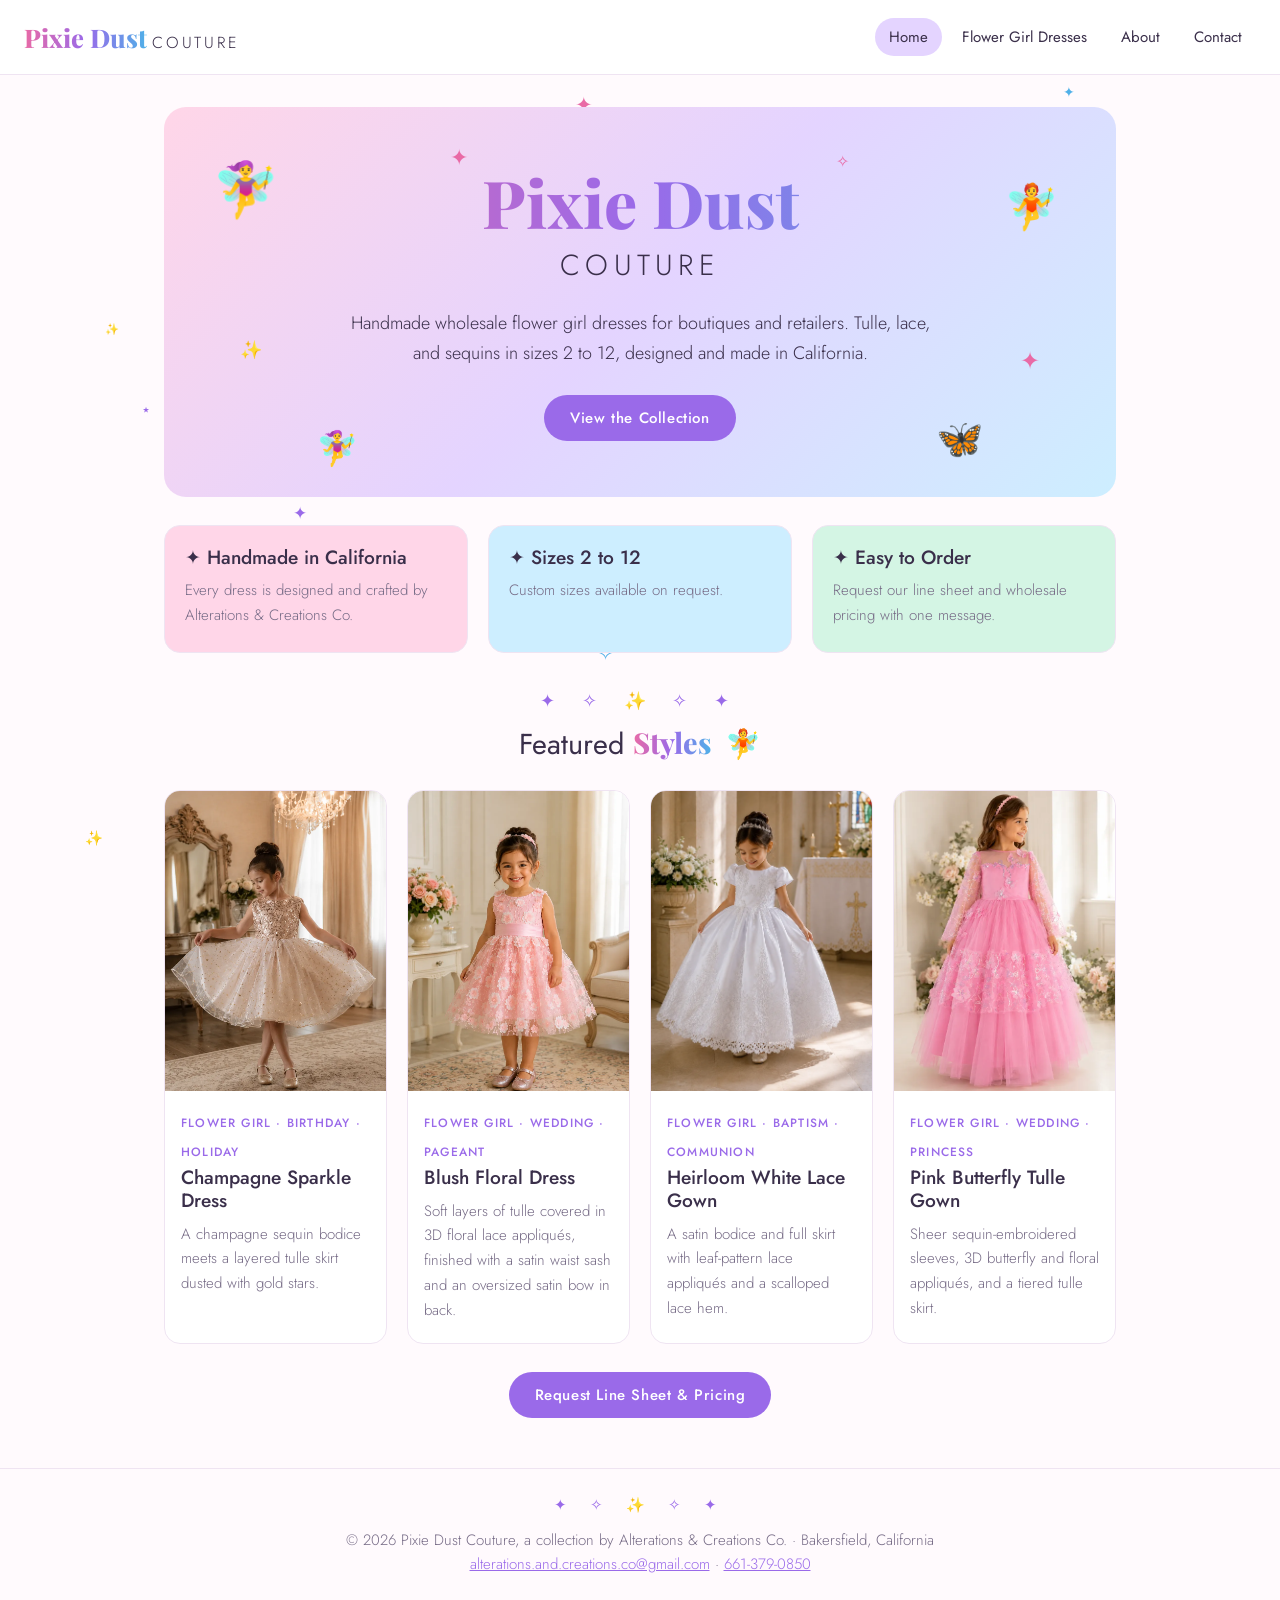
<file: index.html>
<!DOCTYPE html><html lang="en"><head><meta charset="utf-8"><meta name="viewport" content="width=device-width, initial-scale=1, viewport-fit=cover"><title>Pixie Dust Couture | Wholesale Flower Girl Dresses for Retailers</title><meta name="description" content="Handmade wholesale flower girl dresses in tulle, lace, and sequins. Sizes 2 to 12 for boutiques and retailers. Request a line sheet and pricing."><link rel="canonical" href="https://pixiedustcouture.com/"><meta property="og:type" content="website"><meta property="og:site_name" content="Pixie Dust Couture"><meta property="og:title" content="Pixie Dust Couture | Wholesale Flower Girl Dresses for Retailers"><meta property="og:description" content="Handmade wholesale flower girl dresses in tulle, lace, and sequins. Sizes 2 to 12 for boutiques and retailers. Request a line sheet and pricing."><meta property="og:url" content="https://pixiedustcouture.com/"><meta property="og:image" content="https://pixiedustcouture.com/images/pink-butterfly-tulle-flower-girl-gown-1.webp"><meta name="twitter:card" content="summary_large_image"><script type="application/ld+json">{"@context": "https://schema.org", "@type": "Organization", "name": "Pixie Dust Couture", "url": "https://pixiedustcouture.com/", "email": "alterations.and.creations.co@gmail.com", "telephone": "+16613790850", "description": "Handmade wholesale flower girl dresses for retailers.", "parentOrganization": {"@type": "Organization", "name": "Alterations & Creations Co.", "url": "https://www.alterationsandcreationsco.com"}, "address": {"@type": "PostalAddress", "addressLocality": "Bakersfield", "addressRegion": "CA", "addressCountry": "US"}}</script><link rel="preconnect" href="https://fonts.googleapis.com"><link rel="stylesheet" href="https://fonts.googleapis.com/css2?family=Playfair+Display:wght@800&family=Jost:wght@300;400;500&display=swap"><link rel="stylesheet" href="./style.css"></head><body data-page="home"><header><a class="logo" href="./"><span class="pd">Pixie Dust</span><span class="co">Couture</span></a><nav aria-label="Main navigation"><a href="./" data-v="home">Home</a><a href="./dresses/" data-v="dresses">Flower Girl Dresses</a><a href="./about/" data-v="about">About</a><a href="./contact/" data-v="contact">Contact</a></nav></header><main><div class="hero"><span class="deco" style="font-size:54px;left:5%;top:14%" aria-hidden="true">🧚‍♀️</span><span class="deco" style="font-size:44px;right:6%;top:20%;animation-delay:-2s" aria-hidden="true">🧚</span><span class="deco" style="font-size:34px;left:16%;bottom:8%;animation-delay:-4s" aria-hidden="true">🧚‍♀️</span><span class="deco" style="font-size:38px;right:14%;bottom:10%;animation-delay:-1s" aria-hidden="true">🦋</span><span class="deco s" style="left:30%;top:10%;font-size:22px" aria-hidden="true">✦</span><span class="deco s" style="right:28%;top:12%;font-size:16px;animation-delay:-1s" aria-hidden="true">✧</span><span class="deco s" style="left:8%;top:60%;font-size:18px;animation-delay:-.5s" aria-hidden="true">✨</span><span class="deco s" style="right:8%;top:62%;font-size:24px;animation-delay:-1.6s" aria-hidden="true">✦</span><h1><span class="pd">Pixie Dust</span><span class="co">Couture</span><span class="sr">: Wholesale Flower Girl Dresses</span></h1><p>Handmade wholesale flower girl dresses for boutiques and retailers. Tulle, lace, and sequins in sizes 2 to 12, designed and made in California.</p><a class="btn" href="./dresses/">View the Collection</a></div>
<div class="grid"><div class="card pt" style="background:var(--p1)"><h3>✦ Handmade in California</h3><p>Every dress is designed and crafted by Alterations &amp; Creations Co.</p></div><div class="card pt" style="background:var(--p3)"><h3>✦ Sizes 2 to 12</h3><p>Custom sizes available on request.</p></div><div class="card pt" style="background:var(--p4)"><h3>✦ Easy to Order</h3><p>Request our line sheet and wholesale pricing with one message.</p></div></div>
<div class="div" aria-hidden="true">✦ ✧ ✨ ✧ ✦</div><h2 style="text-align:center">Featured <span class="pd">Styles</span> <span class="fy" aria-hidden="true">🧚</span></h2><div class="grid"><a class="card" href="./dresses/"><div class="ph"><img class="" src="./images/champagne-sequin-flower-girl-dress-1.webp" alt="Girl twirling in champagne sequin flower girl dress with starry tulle skirt" width="865" height="1300" loading="lazy"></div><div class="body"><span class="tag">Flower girl · Birthday · Holiday</span><h3>Champagne Sparkle Dress</h3><p>A champagne sequin bodice meets a layered tulle skirt dusted with gold stars.</p></div></a><a class="card" href="./dresses/"><div class="ph"><img class="" src="./images/blush-pink-3d-floral-flower-girl-dress-1.webp" alt="Girl in blush pink flower girl dress with 3D floral lace and satin waist sash" width="865" height="1300" loading="lazy"></div><div class="body"><span class="tag">Flower girl · Wedding · Pageant</span><h3>Blush Floral Dress</h3><p>Soft layers of tulle covered in 3D floral lace appliqués, finished with a satin waist sash and an oversized satin bow in back.</p></div></a><a class="card" href="./dresses/"><div class="ph"><img class="" src="./images/white-lace-satin-communion-baptism-dress-1.webp" alt="Girl in white satin flower girl dress with lace appliqué skirt twirling in a chapel" width="1000" height="1250" loading="lazy"></div><div class="body"><span class="tag">Flower girl · Baptism · Communion</span><h3>Heirloom White Lace Gown</h3><p>A satin bodice and full skirt with leaf-pattern lace appliqués and a scalloped lace hem.</p></div></a><a class="card" href="./dresses/"><div class="ph"><img class="" src="./images/pink-butterfly-tulle-flower-girl-gown-1.webp" alt="Girl in pink tulle flower girl gown with sheer sequin sleeves and 3D butterflies" width="1000" height="893" loading="lazy"></div><div class="body"><span class="tag">Flower girl · Wedding · Princess</span><h3>Pink Butterfly Tulle Gown</h3><p>Sheer sequin-embroidered sleeves, 3D butterfly and floral appliqués, and a tiered tulle skirt.</p></div></a></div>
<p style="text-align:center"><a class="btn" href="./contact/">Request Line Sheet &amp; Pricing</a></p></main><footer><div class="div" aria-hidden="true" style="margin:0 0 10px">✦ ✧ ✨ ✧ ✦</div>&copy; 2026 Pixie Dust Couture, a collection by Alterations &amp; Creations Co. &middot; Bakersfield, California<br><a href="mailto:alterations.and.creations.co@gmail.com">alterations.and.creations.co@gmail.com</a> &middot; <a href="tel:+16613790850">661-379-0850</a></footer><script src="./site.js"></script></body></html>
</file>
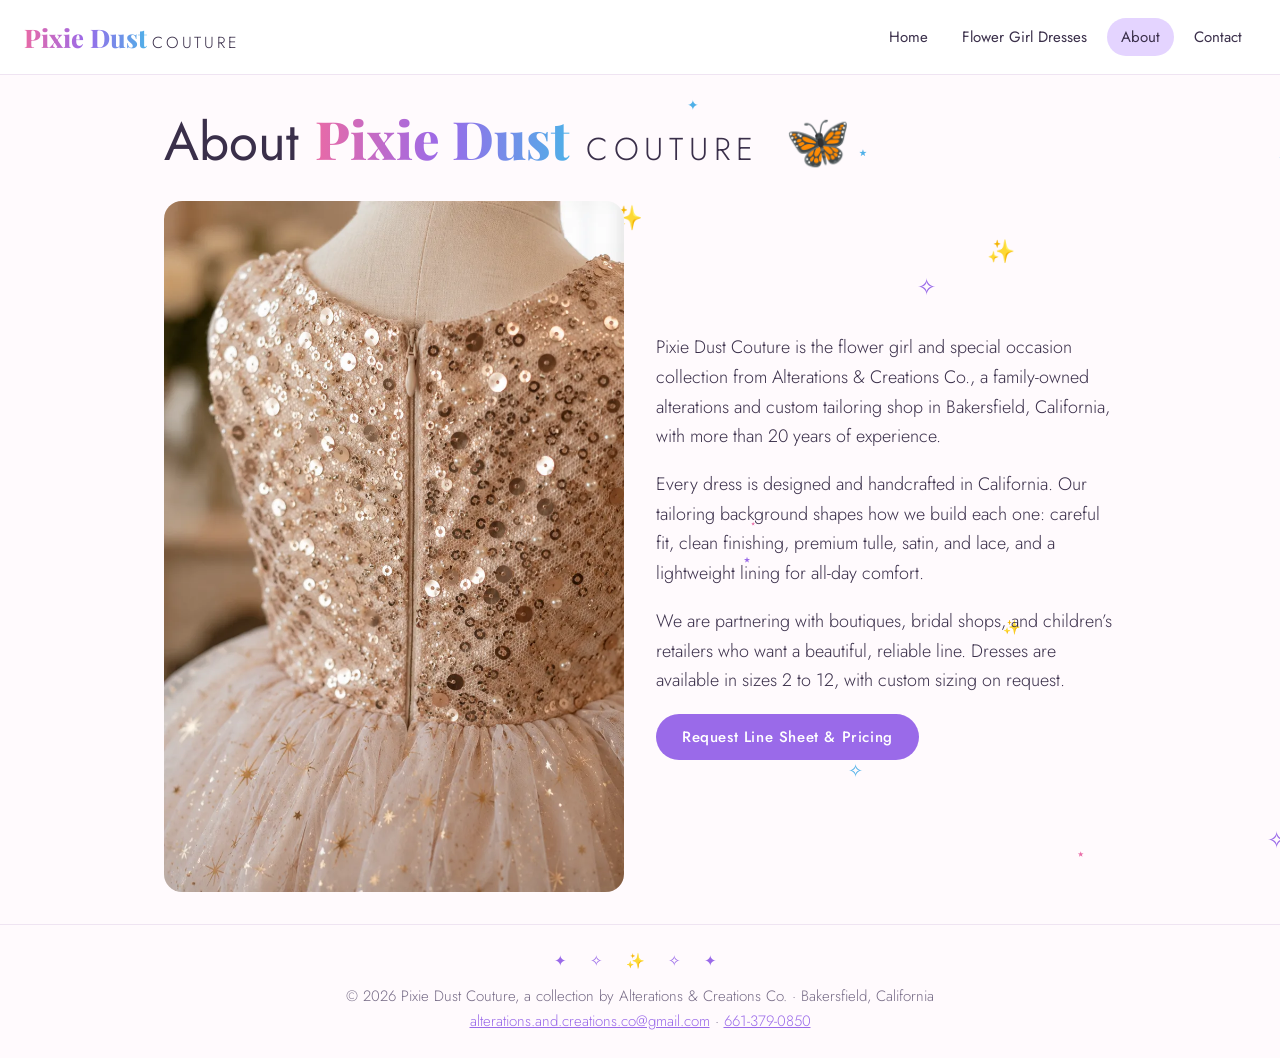
<file: about/index.html>
<!DOCTYPE html><html lang="en"><head><meta charset="utf-8"><meta name="viewport" content="width=device-width, initial-scale=1, viewport-fit=cover"><title>About Pixie Dust Couture | Handmade in California</title><meta name="description" content="Pixie Dust Couture is a handmade flower girl dress line from Alterations &amp; Creations Co., a family-owned tailoring shop in Bakersfield, CA."><link rel="canonical" href="https://pixiedustcouture.com/about/"><meta property="og:type" content="website"><meta property="og:site_name" content="Pixie Dust Couture"><meta property="og:title" content="About Pixie Dust Couture | Handmade in California"><meta property="og:description" content="Pixie Dust Couture is a handmade flower girl dress line from Alterations &amp; Creations Co., a family-owned tailoring shop in Bakersfield, CA."><meta property="og:url" content="https://pixiedustcouture.com/about/"><meta property="og:image" content="https://pixiedustcouture.com/images/pink-butterfly-tulle-flower-girl-gown-1.webp"><meta name="twitter:card" content="summary_large_image"><script type="application/ld+json">{"@context": "https://schema.org", "@type": "Organization", "name": "Pixie Dust Couture", "url": "https://pixiedustcouture.com/", "email": "alterations.and.creations.co@gmail.com", "telephone": "+16613790850", "description": "Handmade wholesale flower girl dresses for retailers.", "parentOrganization": {"@type": "Organization", "name": "Alterations & Creations Co.", "url": "https://www.alterationsandcreationsco.com"}, "address": {"@type": "PostalAddress", "addressLocality": "Bakersfield", "addressRegion": "CA", "addressCountry": "US"}}</script><link rel="preconnect" href="https://fonts.googleapis.com"><link rel="stylesheet" href="https://fonts.googleapis.com/css2?family=Playfair+Display:wght@800&family=Jost:wght@300;400;500&display=swap"><link rel="stylesheet" href="../style.css"></head><body data-page="about"><header><a class="logo" href="../"><span class="pd">Pixie Dust</span><span class="co">Couture</span></a><nav aria-label="Main navigation"><a href="../" data-v="home">Home</a><a href="../dresses/" data-v="dresses">Flower Girl Dresses</a><a href="../about/" data-v="about">About</a><a href="../contact/" data-v="contact">Contact</a></nav></header><main><h1>About <span class="pd">Pixie Dust</span> <span class="co" style="font-size:.6em">Couture</span> <span class="fy" aria-hidden="true">🦋</span></h1><div class="two"><img class="" src="../images/champagne-sequin-flower-girl-dress-4.webp" alt="Close-up of champagne sequin bodice and star-print tulle on a dress form" width="865" height="1300" loading="lazy"><div><p>Pixie Dust Couture is the flower girl and special occasion collection from Alterations &amp; Creations Co., a family-owned alterations and custom tailoring shop in Bakersfield, California, with more than 20 years of experience.</p><p>Every dress is designed and handcrafted in California. Our tailoring background shapes how we build each one: careful fit, clean finishing, premium tulle, satin, and lace, and a lightweight lining for all-day comfort.</p><p>We are partnering with boutiques, bridal shops, and children’s retailers who want a beautiful, reliable line. Dresses are available in sizes 2 to 12, with custom sizing on request.</p><p><a class="btn" href="../contact/">Request Line Sheet &amp; Pricing</a></p></div></div></main><footer><div class="div" aria-hidden="true" style="margin:0 0 10px">✦ ✧ ✨ ✧ ✦</div>&copy; 2026 Pixie Dust Couture, a collection by Alterations &amp; Creations Co. &middot; Bakersfield, California<br><a href="mailto:alterations.and.creations.co@gmail.com">alterations.and.creations.co@gmail.com</a> &middot; <a href="tel:+16613790850">661-379-0850</a></footer><script src="../site.js"></script></body></html>
</file>
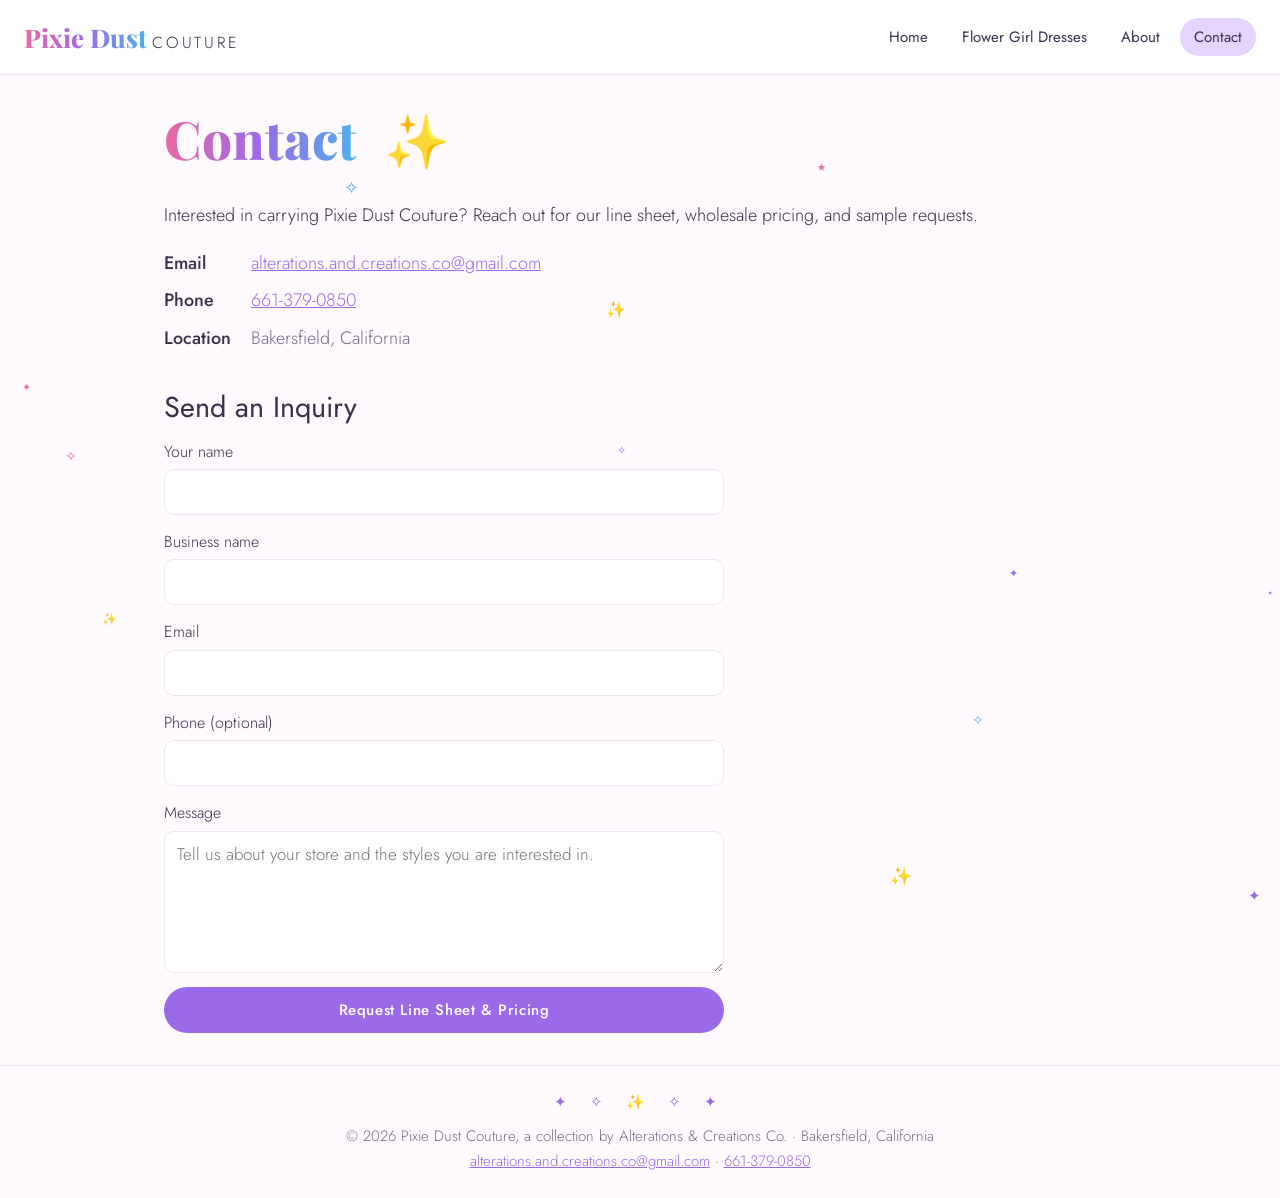
<file: contact/index.html>
<!DOCTYPE html><html lang="en"><head><meta charset="utf-8"><meta name="viewport" content="width=device-width, initial-scale=1, viewport-fit=cover"><title>Contact Pixie Dust Couture | Wholesale Inquiries</title><meta name="description" content="Request our line sheet and wholesale pricing. Contact Pixie Dust Couture by email, phone, or the inquiry form."><link rel="canonical" href="https://pixiedustcouture.com/contact/"><meta property="og:type" content="website"><meta property="og:site_name" content="Pixie Dust Couture"><meta property="og:title" content="Contact Pixie Dust Couture | Wholesale Inquiries"><meta property="og:description" content="Request our line sheet and wholesale pricing. Contact Pixie Dust Couture by email, phone, or the inquiry form."><meta property="og:url" content="https://pixiedustcouture.com/contact/"><meta property="og:image" content="https://pixiedustcouture.com/images/pink-butterfly-tulle-flower-girl-gown-1.webp"><meta name="twitter:card" content="summary_large_image"><script type="application/ld+json">{"@context": "https://schema.org", "@type": "Organization", "name": "Pixie Dust Couture", "url": "https://pixiedustcouture.com/", "email": "alterations.and.creations.co@gmail.com", "telephone": "+16613790850", "description": "Handmade wholesale flower girl dresses for retailers.", "parentOrganization": {"@type": "Organization", "name": "Alterations & Creations Co.", "url": "https://www.alterationsandcreationsco.com"}, "address": {"@type": "PostalAddress", "addressLocality": "Bakersfield", "addressRegion": "CA", "addressCountry": "US"}}</script><link rel="preconnect" href="https://fonts.googleapis.com"><link rel="stylesheet" href="https://fonts.googleapis.com/css2?family=Playfair+Display:wght@800&family=Jost:wght@300;400;500&display=swap"><link rel="stylesheet" href="../style.css"></head><body data-page="contact"><header><a class="logo" href="../"><span class="pd">Pixie Dust</span><span class="co">Couture</span></a><nav aria-label="Main navigation"><a href="../" data-v="home">Home</a><a href="../dresses/" data-v="dresses">Flower Girl Dresses</a><a href="../about/" data-v="about">About</a><a href="../contact/" data-v="contact">Contact</a></nav></header><main><h1><span class="pd">Contact</span> <span class="fy" aria-hidden="true">✨</span></h1><p>Interested in carrying Pixie Dust Couture? Reach out for our line sheet, wholesale pricing, and sample requests.</p><dl><dt>Email</dt><dd><a href="mailto:alterations.and.creations.co@gmail.com">alterations.and.creations.co@gmail.com</a></dd><dt>Phone</dt><dd><a href="tel:+16613790850">661-379-0850</a></dd><dt>Location</dt><dd>Bakersfield, California</dd></dl><h2 style="margin-top:36px">Send an Inquiry</h2>
<form action="https://formspree.io/f/mrpewlrk" method="POST"><label>Your name<input name="name" required></label><label>Business name<input name="business"></label><label>Email<input type="email" name="email" required></label><label>Phone (optional)<input type="tel" name="phone"></label><label>Message<textarea name="message" rows="5" placeholder="Tell us about your store and the styles you are interested in."></textarea></label><input type="text" name="_gotcha" style="display:none" tabindex="-1" autocomplete="off"><input type="hidden" name="_subject" value="Pixie Dust Couture wholesale inquiry"><button class="btn" type="submit">Request Line Sheet &amp; Pricing</button></form></main><footer><div class="div" aria-hidden="true" style="margin:0 0 10px">✦ ✧ ✨ ✧ ✦</div>&copy; 2026 Pixie Dust Couture, a collection by Alterations &amp; Creations Co. &middot; Bakersfield, California<br><a href="mailto:alterations.and.creations.co@gmail.com">alterations.and.creations.co@gmail.com</a> &middot; <a href="tel:+16613790850">661-379-0850</a></footer><script src="../site.js"></script></body></html>
</file>
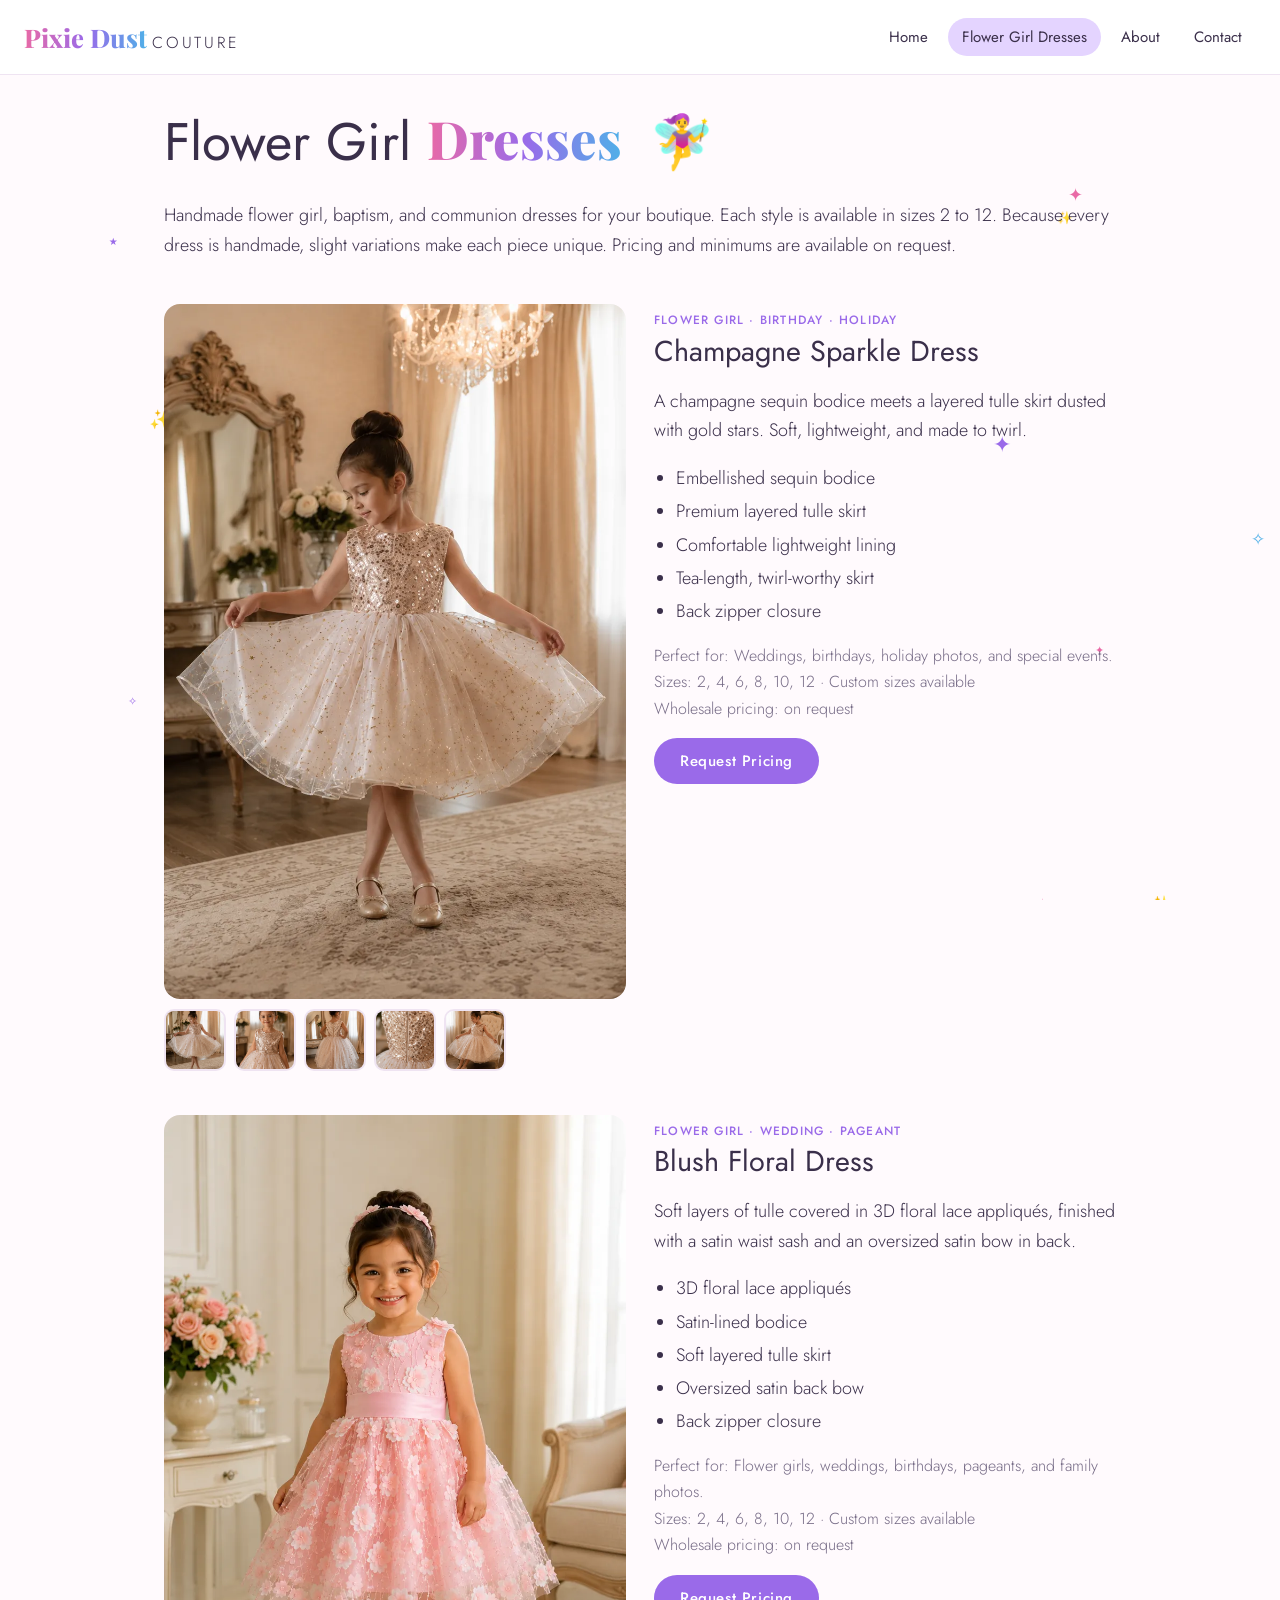
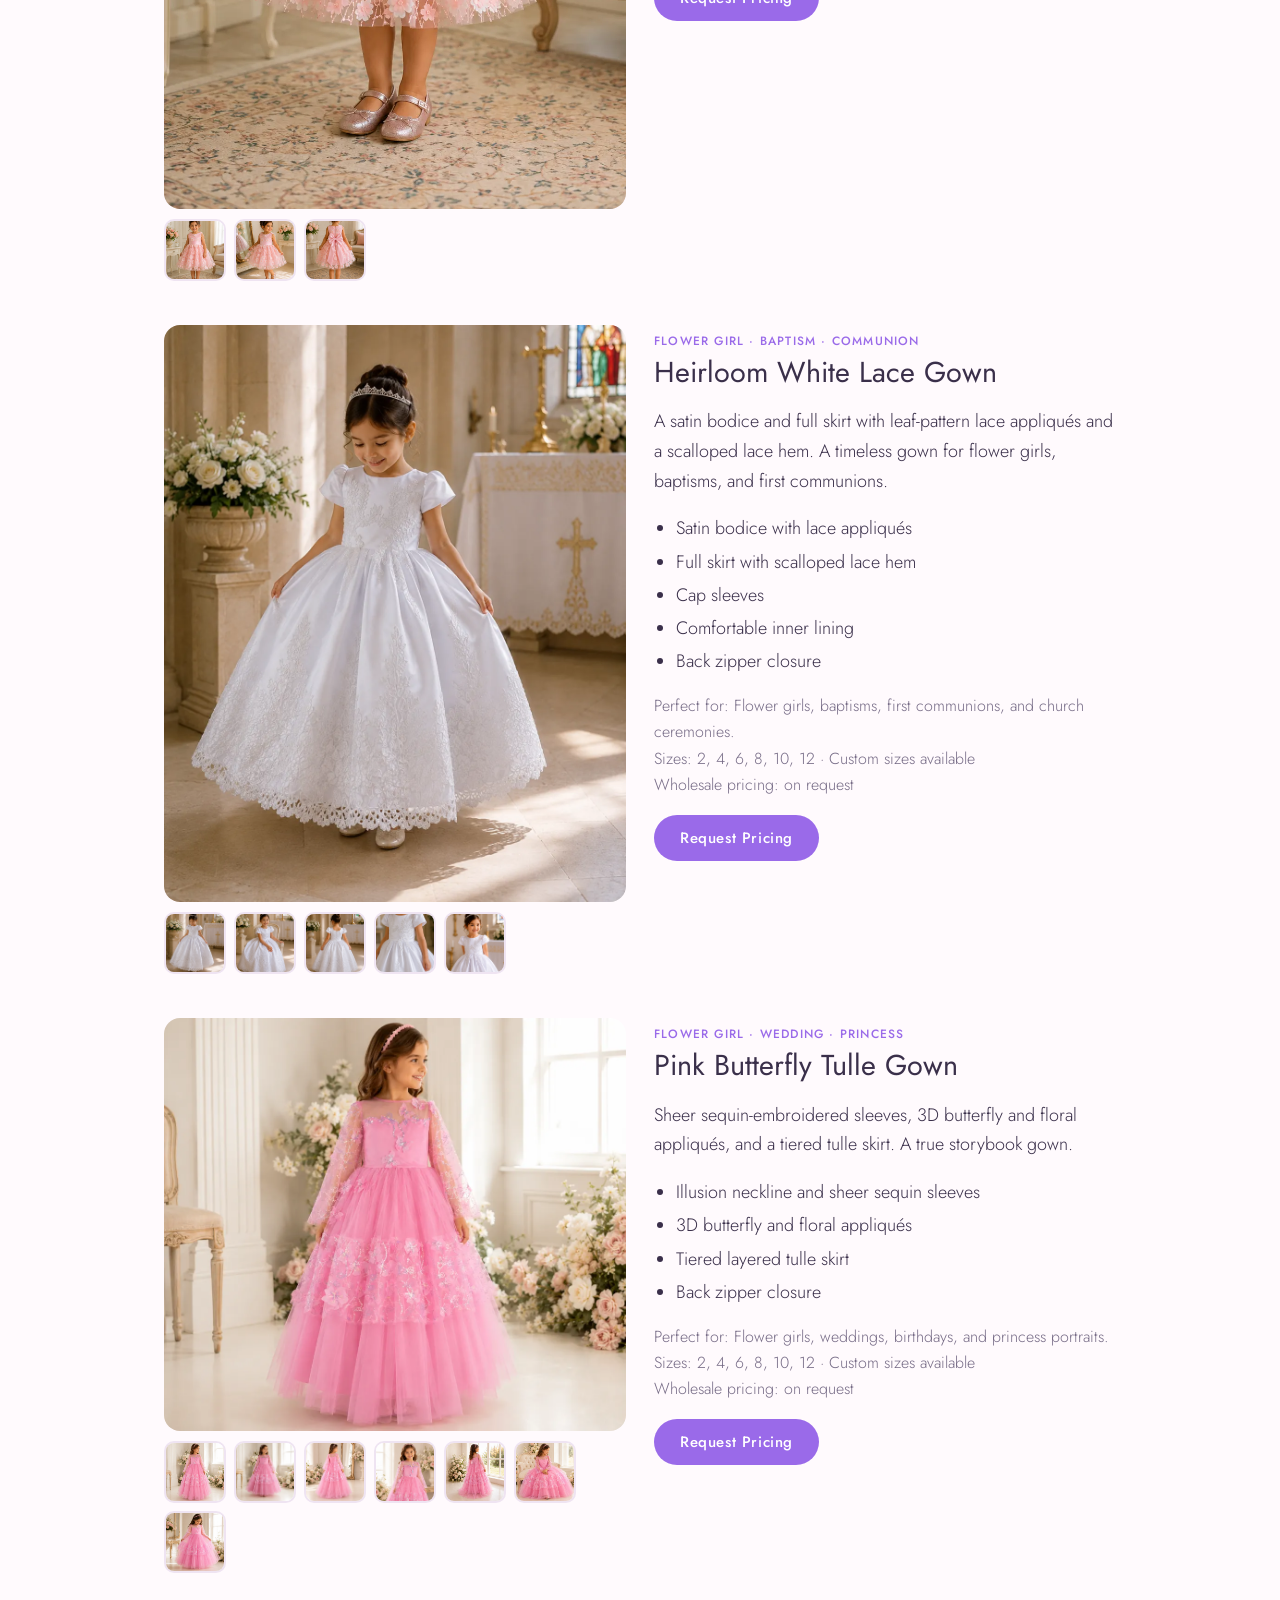
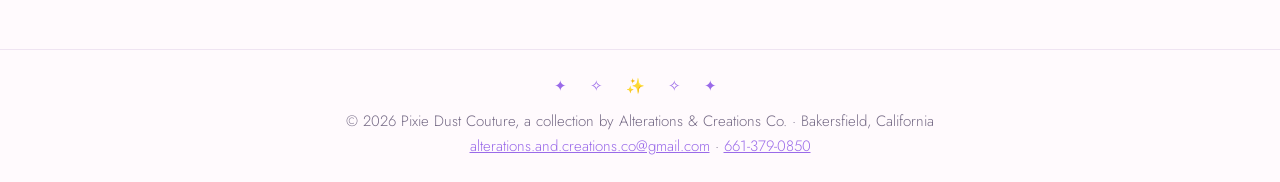
<file: dresses/index.html>
<!DOCTYPE html><html lang="en"><head><meta charset="utf-8"><meta name="viewport" content="width=device-width, initial-scale=1, viewport-fit=cover"><title>Wholesale Flower Girl Dresses | Pixie Dust Couture</title><meta name="description" content="Browse handmade flower girl, baptism, and communion dresses in champagne sequin, blush floral, pink tulle, and white lace. Sizes 2 to 12. Pricing on request."><link rel="canonical" href="https://pixiedustcouture.com/dresses/"><meta property="og:type" content="website"><meta property="og:site_name" content="Pixie Dust Couture"><meta property="og:title" content="Wholesale Flower Girl Dresses | Pixie Dust Couture"><meta property="og:description" content="Browse handmade flower girl, baptism, and communion dresses in champagne sequin, blush floral, pink tulle, and white lace. Sizes 2 to 12. Pricing on request."><meta property="og:url" content="https://pixiedustcouture.com/dresses/"><meta property="og:image" content="https://pixiedustcouture.com/images/pink-butterfly-tulle-flower-girl-gown-1.webp"><meta name="twitter:card" content="summary_large_image"><script type="application/ld+json">{"@context": "https://schema.org", "@type": "Organization", "name": "Pixie Dust Couture", "url": "https://pixiedustcouture.com/", "email": "alterations.and.creations.co@gmail.com", "telephone": "+16613790850", "description": "Handmade wholesale flower girl dresses for retailers.", "parentOrganization": {"@type": "Organization", "name": "Alterations & Creations Co.", "url": "https://www.alterationsandcreationsco.com"}, "address": {"@type": "PostalAddress", "addressLocality": "Bakersfield", "addressRegion": "CA", "addressCountry": "US"}}</script><script type="application/ld+json">{"@context": "https://schema.org", "@type": "ItemList", "itemListElement": [{"@type": "ListItem", "position": 1, "item": {"@type": "Product", "name": "Champagne Sparkle Dress", "description": "A champagne sequin bodice meets a layered tulle skirt dusted with gold stars. Soft, lightweight, and made to twirl.", "image": "https://pixiedustcouture.com/images/champagne-sequin-flower-girl-dress-1.webp", "brand": {"@type": "Brand", "name": "Pixie Dust Couture"}}}, {"@type": "ListItem", "position": 2, "item": {"@type": "Product", "name": "Blush Floral Dress", "description": "Soft layers of tulle covered in 3D floral lace appliqu\u00e9s, finished with a satin waist sash and an oversized satin bow in back.", "image": "https://pixiedustcouture.com/images/blush-pink-3d-floral-flower-girl-dress-1.webp", "brand": {"@type": "Brand", "name": "Pixie Dust Couture"}}}, {"@type": "ListItem", "position": 3, "item": {"@type": "Product", "name": "Heirloom White Lace Gown", "description": "A satin bodice and full skirt with leaf-pattern lace appliqu\u00e9s and a scalloped lace hem. A timeless gown for flower girls, baptisms, and first communions.", "image": "https://pixiedustcouture.com/images/white-lace-satin-communion-baptism-dress-1.webp", "brand": {"@type": "Brand", "name": "Pixie Dust Couture"}}}, {"@type": "ListItem", "position": 4, "item": {"@type": "Product", "name": "Pink Butterfly Tulle Gown", "description": "Sheer sequin-embroidered sleeves, 3D butterfly and floral appliqu\u00e9s, and a tiered tulle skirt. A true storybook gown.", "image": "https://pixiedustcouture.com/images/pink-butterfly-tulle-flower-girl-gown-1.webp", "brand": {"@type": "Brand", "name": "Pixie Dust Couture"}}}]}</script><link rel="preconnect" href="https://fonts.googleapis.com"><link rel="stylesheet" href="https://fonts.googleapis.com/css2?family=Playfair+Display:wght@800&family=Jost:wght@300;400;500&display=swap"><link rel="stylesheet" href="../style.css"></head><body data-page="dresses"><header><a class="logo" href="../"><span class="pd">Pixie Dust</span><span class="co">Couture</span></a><nav aria-label="Main navigation"><a href="../" data-v="home">Home</a><a href="../dresses/" data-v="dresses">Flower Girl Dresses</a><a href="../about/" data-v="about">About</a><a href="../contact/" data-v="contact">Contact</a></nav></header><main><h1>Flower Girl <span class="pd">Dresses</span> <span class="fy" aria-hidden="true">🧚‍♀️</span></h1><p>Handmade flower girl, baptism, and communion dresses for your boutique. Each style is available in sizes 2 to 12. Because every dress is handmade, slight variations make each piece unique. Pricing and minimums are available on request.</p><article class="dress" id="champagne"><div class="gal"><img class="main" src="../images/champagne-sequin-flower-girl-dress-1.webp" alt="Girl twirling in champagne sequin flower girl dress with starry tulle skirt" width="865" height="1300"><div class="th"><button type="button" class="tb" aria-label="Show photo 1"><img class="" src="../images/champagne-sequin-flower-girl-dress-1.webp" alt="Girl twirling in champagne sequin flower girl dress with starry tulle skirt" width="865" height="1300" loading="lazy"></button><button type="button" class="tb" aria-label="Show photo 2"><img class="" src="../images/champagne-sequin-flower-girl-dress-2.webp" alt="Portrait of girl in champagne sequin bodice and gold star tulle skirt" width="865" height="1300" loading="lazy"></button><button type="button" class="tb" aria-label="Show photo 3"><img class="" src="../images/champagne-sequin-flower-girl-dress-3.webp" alt="Back of champagne sequin flower girl dress with zipper" width="865" height="1300" loading="lazy"></button><button type="button" class="tb" aria-label="Show photo 4"><img class="" src="../images/champagne-sequin-flower-girl-dress-4.webp" alt="Close-up of champagne sequin bodice and star-print tulle on a dress form" width="865" height="1300" loading="lazy"></button><button type="button" class="tb" aria-label="Show photo 5"><img class="" src="../images/champagne-sequin-flower-girl-dress-5.webp" alt="Girl seated in champagne sequin tulle flower girl dress and gold shoes" width="865" height="1300" loading="lazy"></button></div></div><div class="info"><span class="tag">Flower girl · Birthday · Holiday</span><h2>Champagne Sparkle Dress</h2><p>A champagne sequin bodice meets a layered tulle skirt dusted with gold stars. Soft, lightweight, and made to twirl.</p><ul><li>Embellished sequin bodice</li><li>Premium layered tulle skirt</li><li>Comfortable lightweight lining</li><li>Tea-length, twirl-worthy skirt</li><li>Back zipper closure</li></ul><p class="meta">Perfect for: Weddings, birthdays, holiday photos, and special events.<br>Sizes: 2, 4, 6, 8, 10, 12 &middot; Custom sizes available<br>Wholesale pricing: on request</p><a class="btn" href="../contact/">Request Pricing</a></div></article><article class="dress" id="blush-floral"><div class="gal"><img class="main" src="../images/blush-pink-3d-floral-flower-girl-dress-1.webp" alt="Girl in blush pink flower girl dress with 3D floral lace and satin waist sash" width="865" height="1300"><div class="th"><button type="button" class="tb" aria-label="Show photo 1"><img class="" src="../images/blush-pink-3d-floral-flower-girl-dress-1.webp" alt="Girl in blush pink flower girl dress with 3D floral lace and satin waist sash" width="865" height="1300" loading="lazy"></button><button type="button" class="tb" aria-label="Show photo 2"><img class="" src="../images/blush-pink-3d-floral-flower-girl-dress-2.webp" alt="Girl twirling in pink 3D floral tulle flower girl dress beside a mirror" width="865" height="1300" loading="lazy"></button><button type="button" class="tb" aria-label="Show photo 3"><img class="" src="../images/blush-pink-3d-floral-flower-girl-dress-3.webp" alt="Back of pink floral flower girl dress with large satin bow" width="865" height="1300" loading="lazy"></button></div></div><div class="info"><span class="tag">Flower girl · Wedding · Pageant</span><h2>Blush Floral Dress</h2><p>Soft layers of tulle covered in 3D floral lace appliqués, finished with a satin waist sash and an oversized satin bow in back.</p><ul><li>3D floral lace appliqués</li><li>Satin-lined bodice</li><li>Soft layered tulle skirt</li><li>Oversized satin back bow</li><li>Back zipper closure</li></ul><p class="meta">Perfect for: Flower girls, weddings, birthdays, pageants, and family photos.<br>Sizes: 2, 4, 6, 8, 10, 12 &middot; Custom sizes available<br>Wholesale pricing: on request</p><a class="btn" href="../contact/">Request Pricing</a></div></article><article class="dress" id="white-lace"><div class="gal"><img class="main" src="../images/white-lace-satin-communion-baptism-dress-1.webp" alt="Girl in white satin flower girl dress with lace appliqué skirt twirling in a chapel" width="1000" height="1250"><div class="th"><button type="button" class="tb" aria-label="Show photo 1"><img class="" src="../images/white-lace-satin-communion-baptism-dress-1.webp" alt="Girl in white satin flower girl dress with lace appliqué skirt twirling in a chapel" width="1000" height="1250" loading="lazy"></button><button type="button" class="tb" aria-label="Show photo 2"><img class="" src="../images/white-lace-satin-communion-baptism-dress-2.webp" alt="Smiling girl seated in white lace-trimmed satin communion dress with tiara" width="1000" height="1250" loading="lazy"></button><button type="button" class="tb" aria-label="Show photo 3"><img class="" src="../images/white-lace-satin-communion-baptism-dress-3.webp" alt="Back of white satin flower girl dress with zipper and lace hem" width="1000" height="1250" loading="lazy"></button><button type="button" class="tb" aria-label="Show photo 4"><img class="" src="../images/white-lace-satin-communion-baptism-dress-4.webp" alt="Close-up of satin bodice with leaf lace appliqués on a white baptism dress" width="1000" height="1250" loading="lazy"></button><button type="button" class="tb" aria-label="Show photo 5"><img class="" src="../images/white-lace-satin-communion-baptism-dress-5.webp" alt="Portrait of girl in white satin dress with cap sleeves and lace bodice" width="1000" height="1250" loading="lazy"></button></div></div><div class="info"><span class="tag">Flower girl · Baptism · Communion</span><h2>Heirloom White Lace Gown</h2><p>A satin bodice and full skirt with leaf-pattern lace appliqués and a scalloped lace hem. A timeless gown for flower girls, baptisms, and first communions.</p><ul><li>Satin bodice with lace appliqués</li><li>Full skirt with scalloped lace hem</li><li>Cap sleeves</li><li>Comfortable inner lining</li><li>Back zipper closure</li></ul><p class="meta">Perfect for: Flower girls, baptisms, first communions, and church ceremonies.<br>Sizes: 2, 4, 6, 8, 10, 12 &middot; Custom sizes available<br>Wholesale pricing: on request</p><a class="btn" href="../contact/">Request Pricing</a></div></article><article class="dress" id="pink-butterfly"><div class="gal"><img class="main" src="../images/pink-butterfly-tulle-flower-girl-gown-1.webp" alt="Girl in pink tulle flower girl gown with sheer sequin sleeves and 3D butterflies" width="1000" height="893"><div class="th"><button type="button" class="tb" aria-label="Show photo 1"><img class="" src="../images/pink-butterfly-tulle-flower-girl-gown-1.webp" alt="Girl in pink tulle flower girl gown with sheer sequin sleeves and 3D butterflies" width="1000" height="893" loading="lazy"></button><button type="button" class="tb" aria-label="Show photo 2"><img class="" src="../images/pink-butterfly-tulle-flower-girl-gown-2.webp" alt="Full-length pink tiered tulle flower girl gown with butterfly appliqués" width="1000" height="979" loading="lazy"></button><button type="button" class="tb" aria-label="Show photo 3"><img class="" src="../images/pink-butterfly-tulle-flower-girl-gown-3.webp" alt="Back of pink tulle gown with sheer cape sleeves and zipper closure" width="1000" height="1000" loading="lazy"></button><button type="button" class="tb" aria-label="Show photo 4"><img class="" src="../images/pink-butterfly-tulle-flower-girl-gown-4.webp" alt="Close-up of pink gown bodice with sequin embroidery and 3D butterfly details" width="1000" height="1000" loading="lazy"></button><button type="button" class="tb" aria-label="Show photo 5"><img class="" src="../images/pink-butterfly-tulle-flower-girl-gown-5.webp" alt="Pink tiered tulle flower girl gown with train seen from the back by a window" width="1000" height="899" loading="lazy"></button><button type="button" class="tb" aria-label="Show photo 6"><img class="" src="../images/pink-butterfly-tulle-flower-girl-gown-6.webp" alt="Girl seated in pink tiered tulle flower girl gown with floral appliqués" width="1000" height="894" loading="lazy"></button><button type="button" class="tb" aria-label="Show photo 7"><img class="" src="../images/pink-butterfly-tulle-flower-girl-gown-7.webp" alt="Girl holding skirt of pink tulle gown with long sheer sleeves" width="1000" height="890" loading="lazy"></button></div></div><div class="info"><span class="tag">Flower girl · Wedding · Princess</span><h2>Pink Butterfly Tulle Gown</h2><p>Sheer sequin-embroidered sleeves, 3D butterfly and floral appliqués, and a tiered tulle skirt. A true storybook gown.</p><ul><li>Illusion neckline and sheer sequin sleeves</li><li>3D butterfly and floral appliqués</li><li>Tiered layered tulle skirt</li><li>Back zipper closure</li></ul><p class="meta">Perfect for: Flower girls, weddings, birthdays, and princess portraits.<br>Sizes: 2, 4, 6, 8, 10, 12 &middot; Custom sizes available<br>Wholesale pricing: on request</p><a class="btn" href="../contact/">Request Pricing</a></div></article></main><footer><div class="div" aria-hidden="true" style="margin:0 0 10px">✦ ✧ ✨ ✧ ✦</div>&copy; 2026 Pixie Dust Couture, a collection by Alterations &amp; Creations Co. &middot; Bakersfield, California<br><a href="mailto:alterations.and.creations.co@gmail.com">alterations.and.creations.co@gmail.com</a> &middot; <a href="tel:+16613790850">661-379-0850</a></footer><script src="../site.js"></script></body></html>
</file>
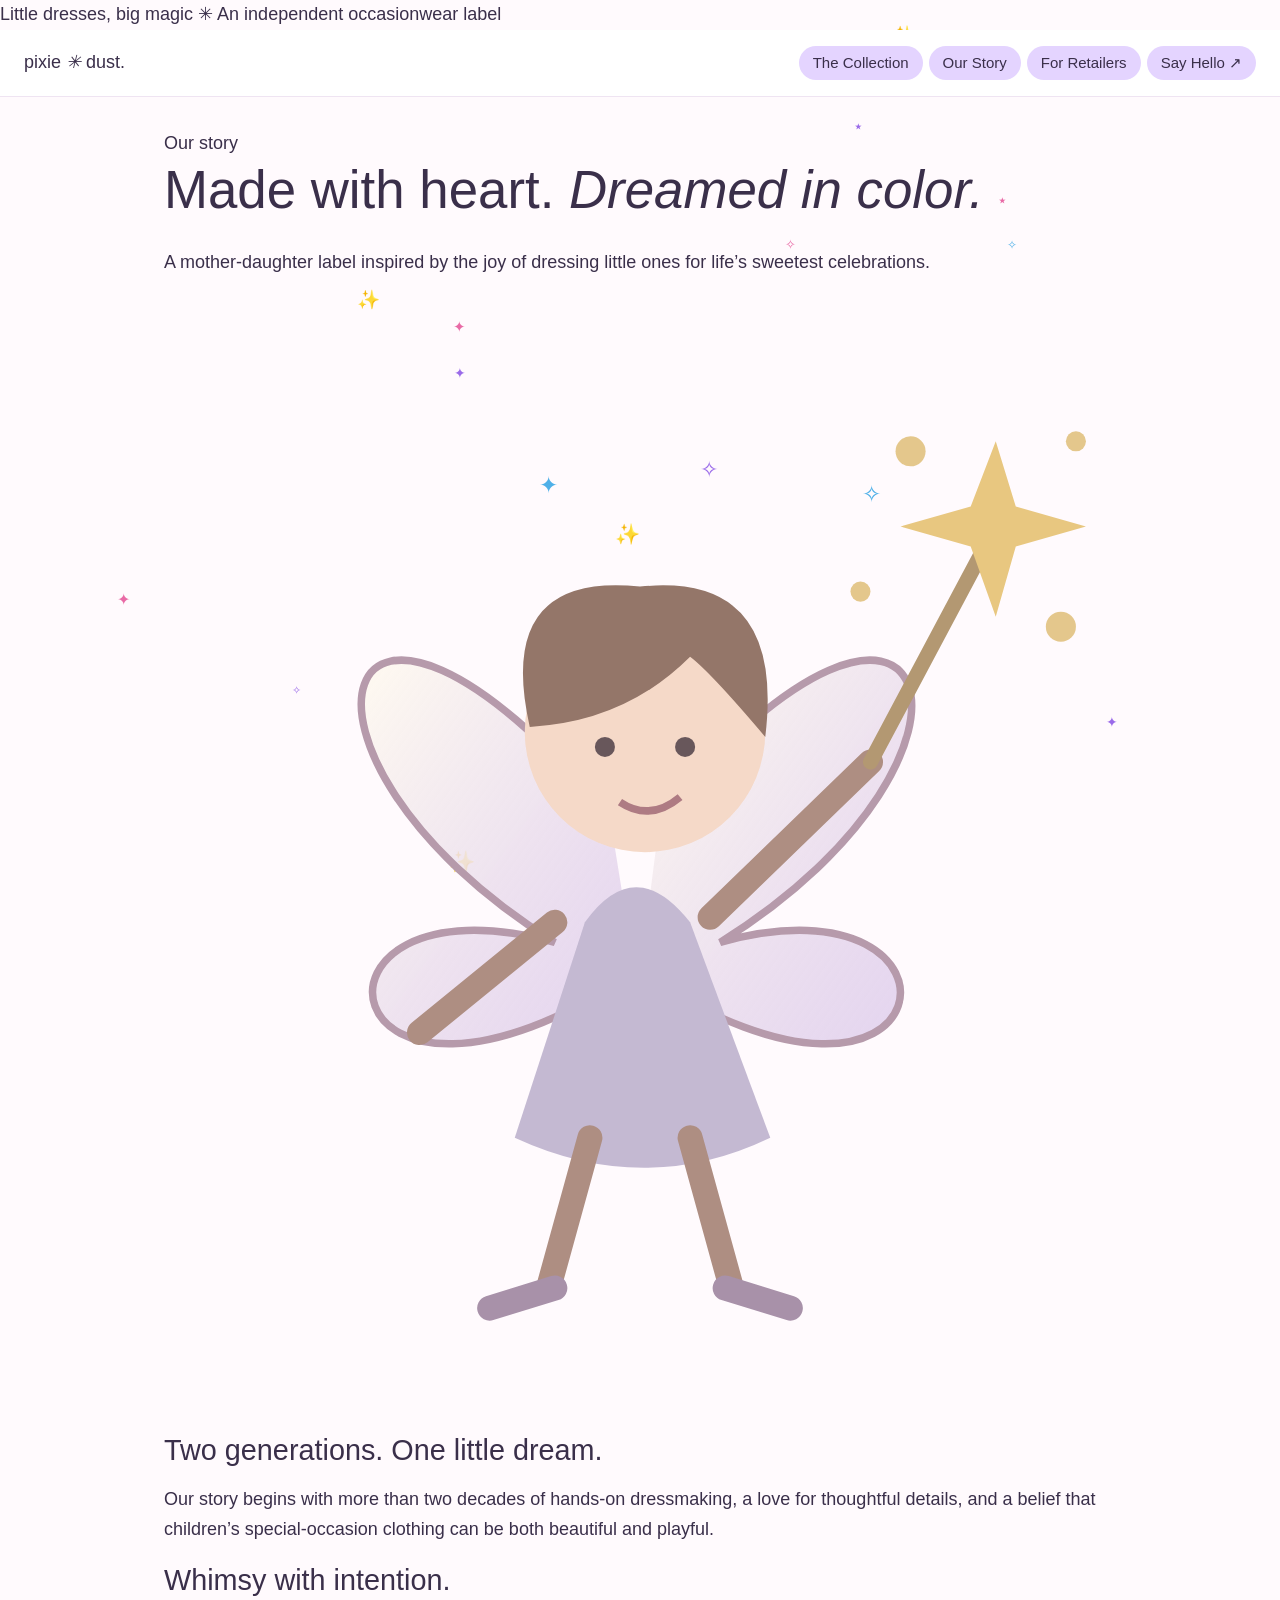
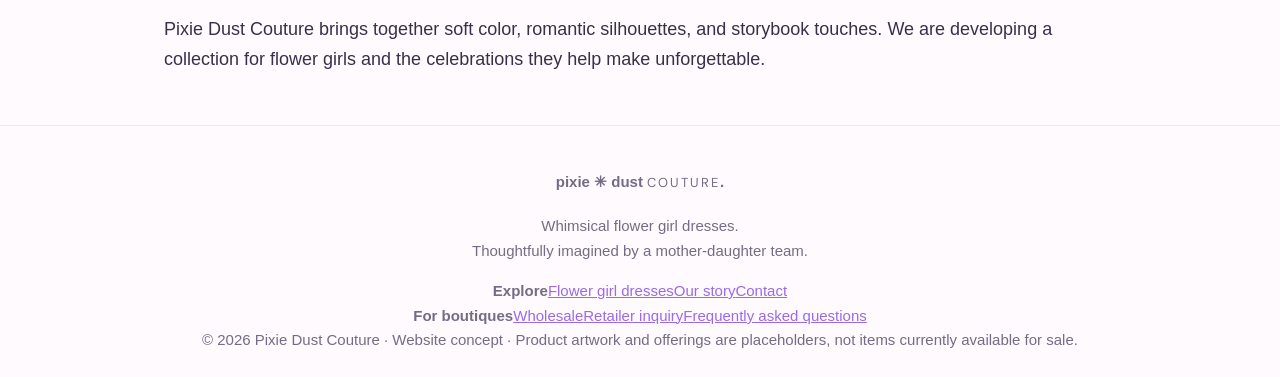
<file: about.html>
<!doctype html><html lang="en"><head><meta charset="utf-8"><meta name="viewport" content="width=device-width,initial-scale=1"><title>Our Story | Pixie Dust Couture Flower Girl Dresses</title><meta name="description" content="Meet the mother-daughter team behind Pixie Dust Couture and the dressmaking experience inspiring our whimsical flower girl dresses."><meta name="robots" content="index,follow"><link rel="stylesheet" href="style.css"><link rel="preconnect" href="https://fonts.googleapis.com"><link rel="preconnect" href="https://fonts.gstatic.com" crossorigin><link href="https://fonts.googleapis.com/css2?family=DM+Sans:wght@400;500;600;700&family=DM+Serif+Display:ital@0;1&display=swap" rel="stylesheet"></head><body><div class="announcement">Little dresses, big magic ✳ An independent occasionwear label</div><header><a class="logo" href="index.html">pixie <i>✳</i> dust.</a><nav class="nav"><a href="flower-girl-dresses.html">The Collection</a><a href="about.html">Our Story</a><a href="wholesale.html">For Retailers</a><a class="pill" href="contact.html">Say Hello ↗</a></nav></header><main><section class="page-hero"><span class="eyebrow">Our story</span><h1>Made with heart. <em>Dreamed in color.</em></h1><p>A mother-daughter label inspired by the joy of dressing little ones for life’s sweetest celebrations.</p><div class="mini-pixie" aria-hidden="true"><svg viewBox="0 0 190 225" role="img" aria-label="Whimsical pixie with wings and wand"><defs><linearGradient id="wing" x1="0" y1="0" x2="1" y2="1"><stop stop-color="#fffaf0" stop-opacity=".96"/><stop offset="1" stop-color="#d9c5e9" stop-opacity=".72"/></linearGradient></defs><g stroke="#b69aab" stroke-width="1.5"><path d="M89 104 C34 38 17 91 78 129 C23 114 32 176 94 135" fill="url(#wing)"/><path d="M99 104 C154 38 172 91 111 129 C165 114 157 176 95 135" fill="url(#wing)"/></g><path d="M84 125 Q94 111 105 125 L121 168 Q96 180 70 168Z" fill="#c4b9d2"/><path d="M85 168 L77 197 M105 168 L113 197" stroke="#ae8e82" stroke-width="5" stroke-linecap="round"/><path d="M78 198 L65 202 M112 198 L125 202" stroke="#a891a9" stroke-width="5" stroke-linecap="round"/><path d="M78 125 L51 147 M109 124 L141 93" stroke="#ae8e82" stroke-width="5" stroke-linecap="round"/><circle cx="96" cy="87" r="24" fill="#f5d9c8"/><path d="M73 86 Q66 55 95 58 Q124 55 120 88 Q109 75 105 72 Q92 85 73 86" fill="#947669"/><circle cx="88" cy="90" r="2" fill="#68575b"/><circle cx="104" cy="90" r="2" fill="#68575b"/><path d="M91 101 Q97 105 103 100" fill="none" stroke="#ae7b83" stroke-width="1.5"/><path d="M141 93 L166 46" stroke="#b39872" stroke-width="3" stroke-linecap="round"/><path d="M166 29 L170 42 L184 46 L170 50 L166 64 L161 50 L147 46 L161 42Z" fill="#e8c780"/><g fill="#e4c78c"><circle cx="149" cy="31" r="3"/><circle cx="182" cy="29" r="2"/><circle cx="179" cy="66" r="3"/><circle cx="139" cy="59" r="2"/></g></svg></div></section><section class="content content-grid"><div class="info-card"><h2>Two generations. One little dream.</h2><p>Our story begins with more than two decades of hands-on dressmaking, a love for thoughtful details, and a belief that children’s special-occasion clothing can be both beautiful and playful.</p></div><div class="info-card"><h2>Whimsy with intention.</h2><p>Pixie Dust Couture brings together soft color, romantic silhouettes, and storybook touches. We are developing a collection for flower girls and the celebrations they help make unforgettable.</p></div></section></main><footer class="footer"><div><h4>pixie ✳ dust <small style="font:normal 13px DM Sans, sans-serif;letter-spacing:2px;text-transform:uppercase">couture</small>.</h4><p>Whimsical flower girl dresses.<br>Thoughtfully imagined by a mother-daughter team.</p></div><div><b>Explore</b><a href="flower-girl-dresses.html">Flower girl dresses</a><a href="about.html">Our story</a><a href="contact.html">Contact</a></div><div><b>For boutiques</b><a href="wholesale.html">Wholesale</a><a href="contact.html">Retailer inquiry</a><a href="faq.html">Frequently asked questions</a></div><div class="copyright">© 2026 Pixie Dust Couture · Website concept · Product artwork and offerings are placeholders, not items currently available for sale.</div></footer><script src="site.js"></script></body></html>
</file>
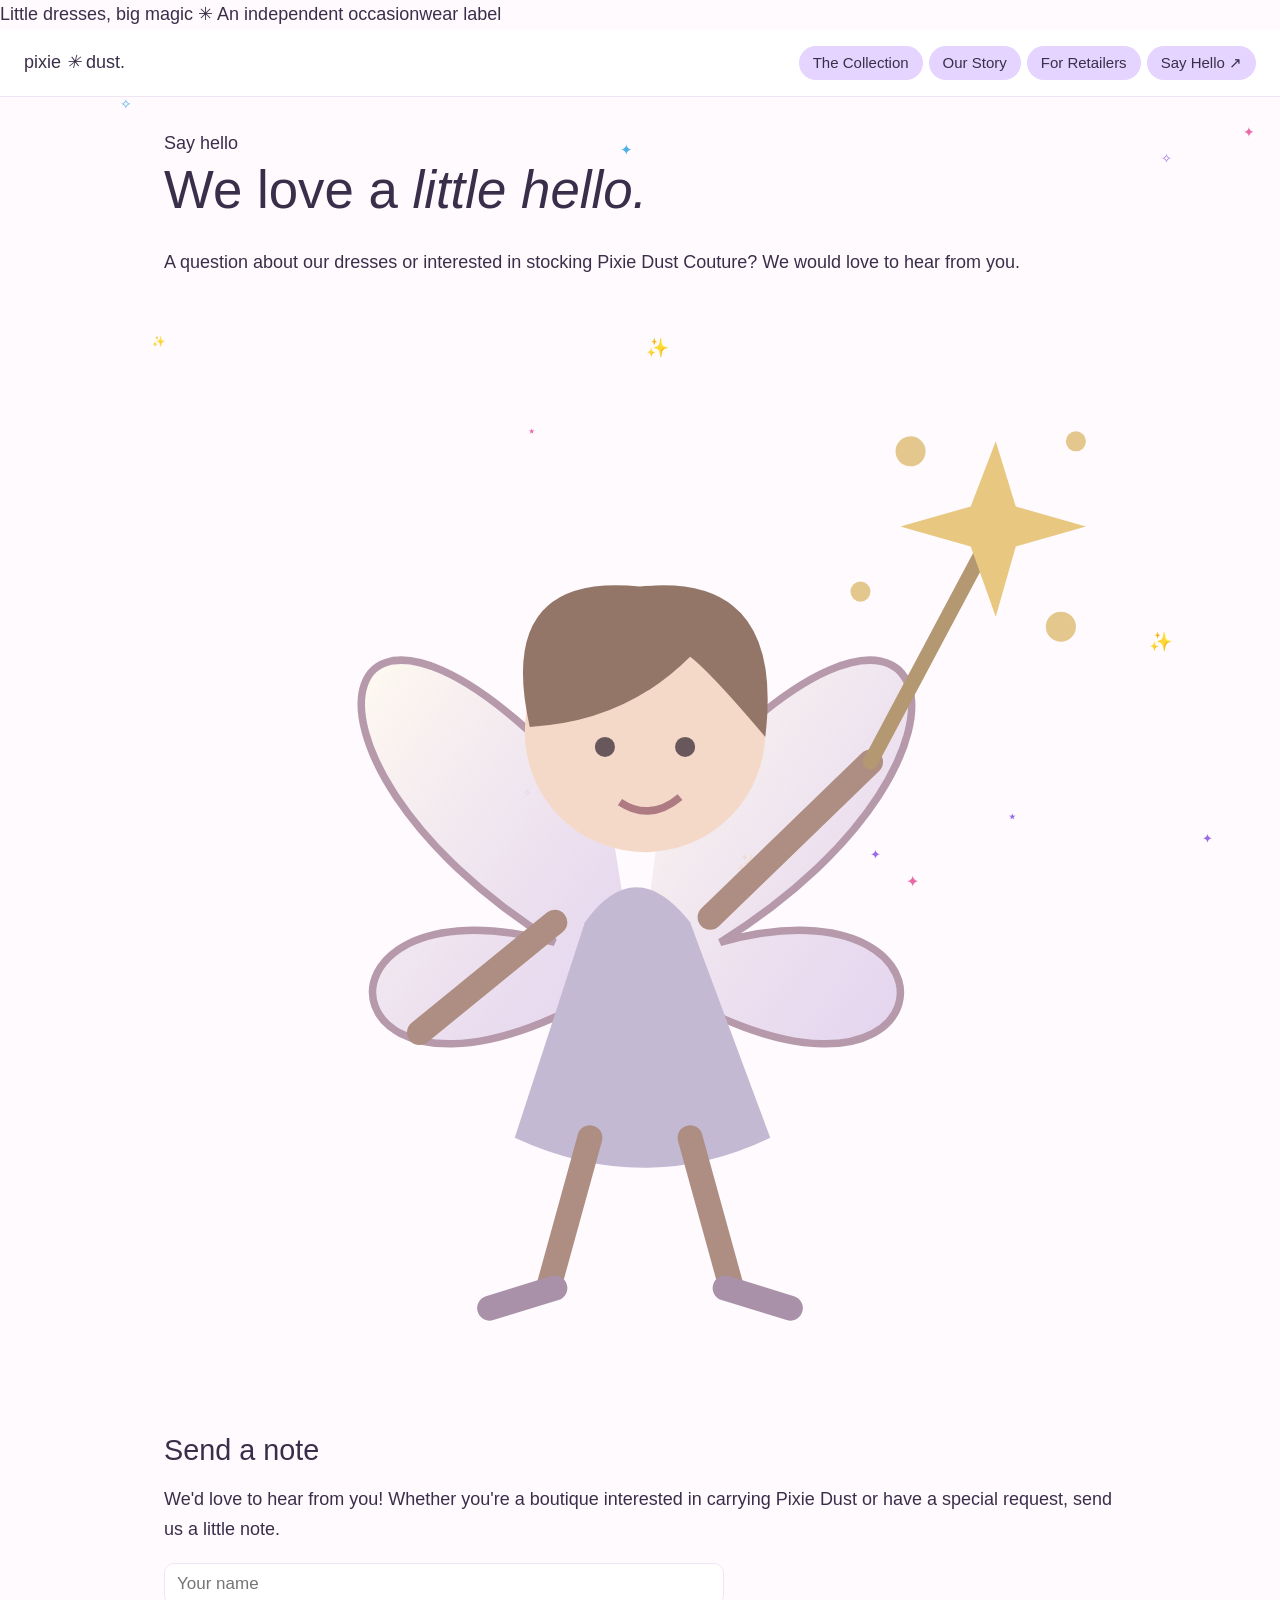
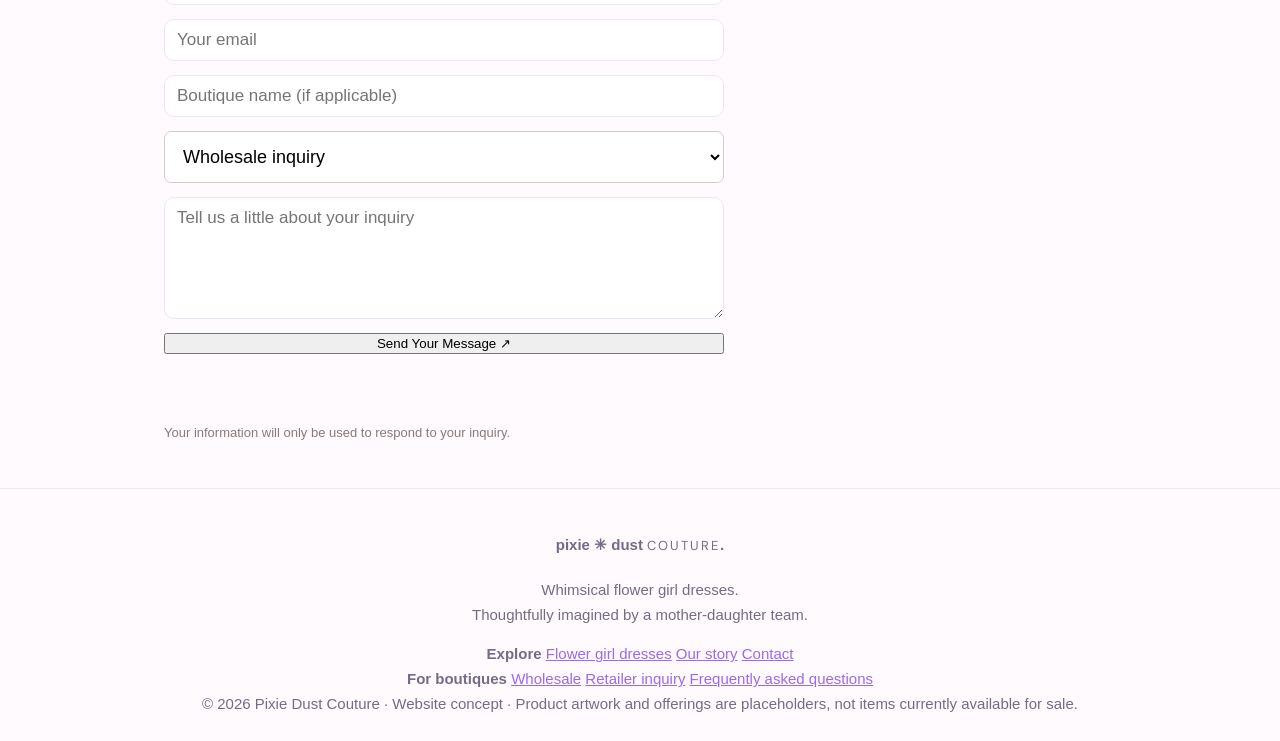
<file: contact.html>
<!doctype html>
<html lang="en">
<head>
  <meta charset="utf-8">
  <meta name="viewport" content="width=device-width, initial-scale=1">

  <title>Contact Pixie Dust Couture | Retail and Wholesale Inquiries</title>

  <meta name="description" content="Contact Pixie Dust Couture about flower girl dresses, boutique partnerships and wholesale inquiries.">
  <meta name="robots" content="index,follow">

  <link rel="stylesheet" href="style.css">

  <link rel="preconnect" href="https://fonts.googleapis.com">
  <link rel="preconnect" href="https://fonts.gstatic.com" crossorigin>

  <link href="https://fonts.googleapis.com/css2?family=DM+Sans:wght@400;500;600;700&family=DM+Serif+Display:ital@0;1&display=swap" rel="stylesheet">
</head>

<body>

  <div class="announcement">
    Little dresses, big magic ✳ An independent occasionwear label
  </div>

  <header>
    <a class="logo" href="index.html">
      pixie <i>✳</i> dust.
    </a>

    <nav class="nav">
      <a href="flower-girl-dresses.html">The Collection</a>
      <a href="about.html">Our Story</a>
      <a href="wholesale.html">For Retailers</a>
      <a class="pill" href="contact.html">Say Hello ↗</a>
    </nav>
  </header>

  <main>

    <!-- CONTACT HERO -->
    <section class="page-hero">

      <span class="eyebrow">Say hello</span>

      <h1>
        We love a <em>little hello.</em>
      </h1>

      <p>
        A question about our dresses or interested in
        stocking Pixie Dust Couture?
        We would love to hear from you.
      </p>

      <div class="mini-pixie" aria-hidden="true">
        <svg viewBox="0 0 190 225"
             role="img"
             aria-label="Whimsical pixie with wings and wand">

          <defs>
            <linearGradient id="wing"
              x1="0" y1="0" x2="1" y2="1">
              <stop stop-color="#fffaf0" stop-opacity=".96"/>
              <stop offset="1" stop-color="#d9c5e9" stop-opacity=".72"/>
            </linearGradient>
          </defs>

          <g stroke="#b69aab" stroke-width="1.5">
            <path d="M89 104 C34 38 17 91 78 129 C23 114 32 176 94 135"
                  fill="url(#wing)"/>
            <path d="M99 104 C154 38 172 91 111 129 C165 114 157 176 95 135"
                  fill="url(#wing)"/>
          </g>

          <path d="M84 125 Q94 111 105 125 L121 168 Q96 180 70 168Z"
                fill="#c4b9d2"/>

          <path d="M85 168 L77 197 M105 168 L113 197"
                stroke="#ae8e82"
                stroke-width="5"
                stroke-linecap="round"/>

          <path d="M78 198 L65 202 M112 198 L125 202"
                stroke="#a891a9"
                stroke-width="5"
                stroke-linecap="round"/>

          <path d="M78 125 L51 147 M109 124 L141 93"
                stroke="#ae8e82"
                stroke-width="5"
                stroke-linecap="round"/>

          <circle cx="96" cy="87" r="24" fill="#f5d9c8"/>

          <path d="M73 86 Q66 55 95 58 Q124 55 120 88 Q109 75 105 72 Q92 85 73 86"
                fill="#947669"/>

          <circle cx="88" cy="90" r="2" fill="#68575b"/>
          <circle cx="104" cy="90" r="2" fill="#68575b"/>

          <path d="M91 101 Q97 105 103 100"
                fill="none"
                stroke="#ae7b83"
                stroke-width="1.5"/>

          <path d="M141 93 L166 46"
                stroke="#b39872"
                stroke-width="3"
                stroke-linecap="round"/>

          <path d="M166 29 L170 42 L184 46 L170 50 L166 64 L161 50 L147 46 L161 42Z"
                fill="#e8c780"/>

          <g fill="#e4c78c">
            <circle cx="149" cy="31" r="3"/>
            <circle cx="182" cy="29" r="2"/>
            <circle cx="179" cy="66" r="3"/>
            <circle cx="139" cy="59" r="2"/>
          </g>

        </svg>
      </div>

    </section>

    <!-- CONTACT FORM -->
    <section class="content">

      <h2>Send a note</h2>

      <p>
        We'd love to hear from you! Whether you're a boutique
        interested in carrying Pixie Dust or have a special
        request, send us a little note.
      </p>

      <form
        class="inline-form"
        id="contact-form"
        action="https://formspree.io/f/mrpewlrk"
        method="POST"
      >

        <input
          type="text"
          name="name"
          aria-label="Your name"
          placeholder="Your name"
          autocomplete="name"
          required
        >

        <input
          type="email"
          name="email"
          aria-label="Your email"
          placeholder="Your email"
          autocomplete="email"
          required
        >

        <input
          type="text"
          name="boutique"
          aria-label="Boutique name"
          placeholder="Boutique name (if applicable)"
        >

        <select
          name="inquiry_type"
          aria-label="Inquiry type"
          required
          style="
            padding:14px;
            border:1px solid #d9c9c5;
            border-radius:7px;
            background:white;
            width:100%;
            font:inherit;
          "
        >
          <option value="Wholesale inquiry">
            Wholesale inquiry
          </option>

          <option value="Dress inquiry">
            Dress inquiry
          </option>

          <option value="Custom request">
            Custom request
          </option>

          <option value="General question">
            General question
          </option>
        </select>

        <textarea
          name="message"
          rows="5"
          aria-label="Message"
          placeholder="Tell us a little about your inquiry"
          required
        ></textarea>

        <input
          type="hidden"
          name="_subject"
          value="New Pixie Dust Couture Website Inquiry"
        >

        <button type="submit">
          Send Your Message ↗
        </button>

        <p id="form-status" aria-live="polite"></p>

      </form>

      <p style="
        font-size:13px;
        color:#887b78;
        margin-top:18px;
      ">
        Your information will only be used to respond
        to your inquiry.
      </p>

    </section>

  </main>

  <!-- FOOTER -->
  <footer class="footer">

    <div>
      <h4>
        pixie ✳ dust
        <small style="
          font:normal 13px DM Sans,sans-serif;
          letter-spacing:2px;
          text-transform:uppercase;
        ">couture</small>.
      </h4>

      <p>
        Whimsical flower girl dresses.<br>
        Thoughtfully imagined by a mother-daughter team.
      </p>
    </div>

    <div>
      <b>Explore</b>
      <a href="flower-girl-dresses.html">Flower girl dresses</a>
      <a href="about.html">Our story</a>
      <a href="contact.html">Contact</a>
    </div>

    <div>
      <b>For boutiques</b>
      <a href="wholesale.html">Wholesale</a>
      <a href="contact.html">Retailer inquiry</a>
      <a href="faq.html">Frequently asked questions</a>
    </div>

    <div class="copyright">
      © 2026 Pixie Dust Couture · Website concept ·
      Product artwork and offerings are placeholders,
      not items currently available for sale.
    </div>

  </footer>

  <script src="site.js"></script>

</body>
</html>
</file>
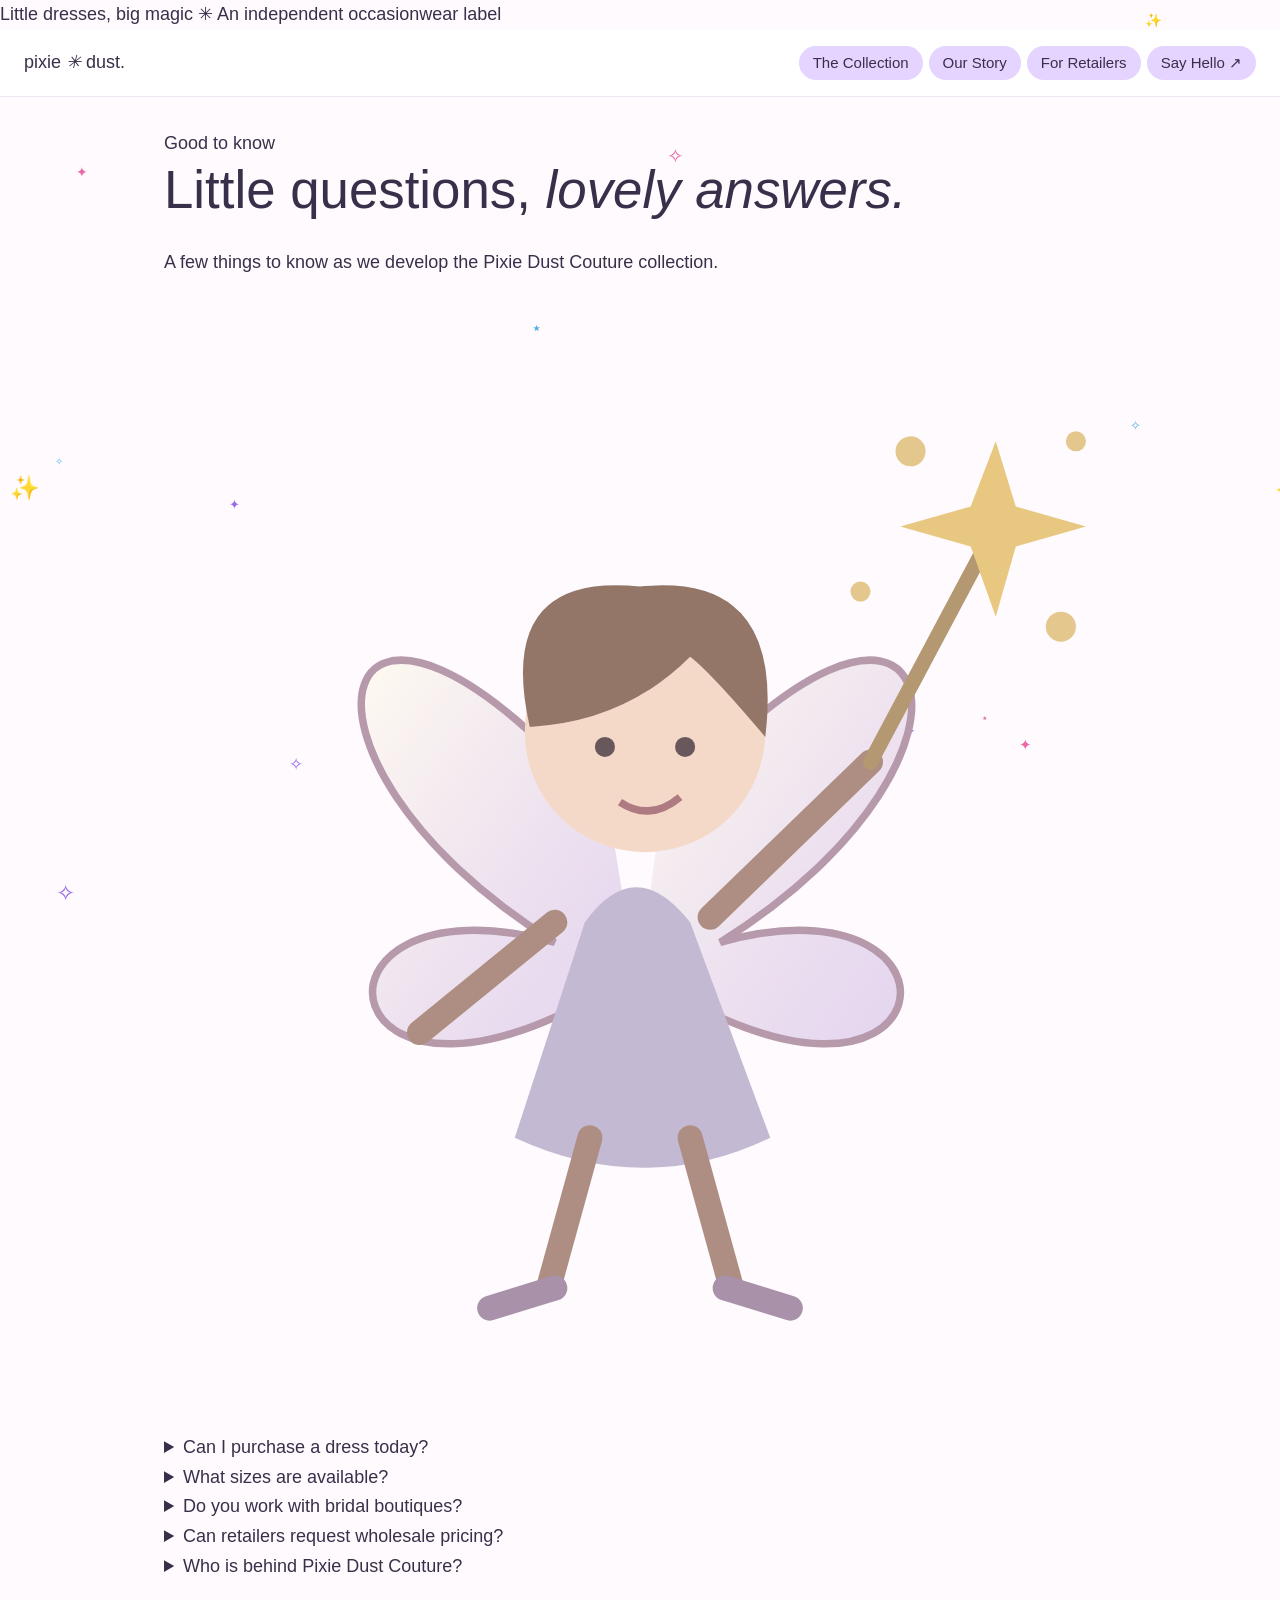
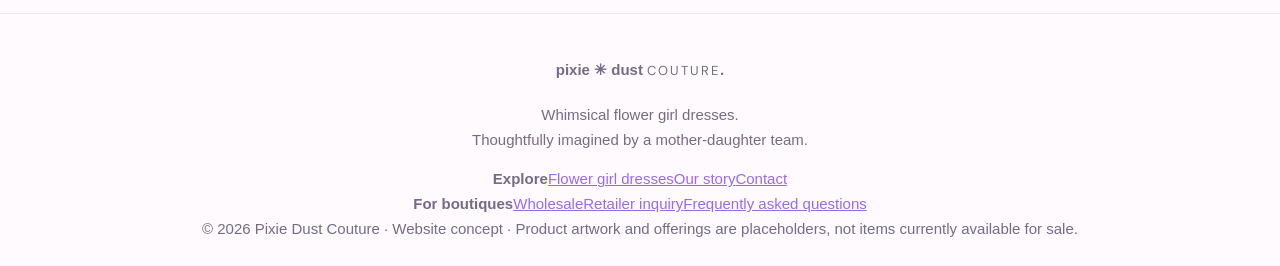
<file: faq.html>
<!doctype html><html lang="en"><head><meta charset="utf-8"><meta name="viewport" content="width=device-width,initial-scale=1"><title>Flower Girl Dress FAQs | Pixie Dust Couture</title><meta name="description" content="Answers to common questions about Pixie Dust Couture flower girl dress concepts, availability and wholesale partnerships."><meta name="robots" content="index,follow"><link rel="stylesheet" href="style.css"><link rel="preconnect" href="https://fonts.googleapis.com"><link rel="preconnect" href="https://fonts.gstatic.com" crossorigin><link href="https://fonts.googleapis.com/css2?family=DM+Sans:wght@400;500;600;700&family=DM+Serif+Display:ital@0;1&display=swap" rel="stylesheet"></head><body><div class="announcement">Little dresses, big magic ✳ An independent occasionwear label</div><header><a class="logo" href="index.html">pixie <i>✳</i> dust.</a><nav class="nav"><a href="flower-girl-dresses.html">The Collection</a><a href="about.html">Our Story</a><a href="wholesale.html">For Retailers</a><a class="pill" href="contact.html">Say Hello ↗</a></nav></header><main><section class="page-hero"><span class="eyebrow">Good to know</span><h1>Little questions, <em>lovely answers.</em></h1><p>A few things to know as we develop the Pixie Dust Couture collection.</p><div class="mini-pixie" aria-hidden="true"><svg viewBox="0 0 190 225" role="img" aria-label="Whimsical pixie with wings and wand"><defs><linearGradient id="wing" x1="0" y1="0" x2="1" y2="1"><stop stop-color="#fffaf0" stop-opacity=".96"/><stop offset="1" stop-color="#d9c5e9" stop-opacity=".72"/></linearGradient></defs><g stroke="#b69aab" stroke-width="1.5"><path d="M89 104 C34 38 17 91 78 129 C23 114 32 176 94 135" fill="url(#wing)"/><path d="M99 104 C154 38 172 91 111 129 C165 114 157 176 95 135" fill="url(#wing)"/></g><path d="M84 125 Q94 111 105 125 L121 168 Q96 180 70 168Z" fill="#c4b9d2"/><path d="M85 168 L77 197 M105 168 L113 197" stroke="#ae8e82" stroke-width="5" stroke-linecap="round"/><path d="M78 198 L65 202 M112 198 L125 202" stroke="#a891a9" stroke-width="5" stroke-linecap="round"/><path d="M78 125 L51 147 M109 124 L141 93" stroke="#ae8e82" stroke-width="5" stroke-linecap="round"/><circle cx="96" cy="87" r="24" fill="#f5d9c8"/><path d="M73 86 Q66 55 95 58 Q124 55 120 88 Q109 75 105 72 Q92 85 73 86" fill="#947669"/><circle cx="88" cy="90" r="2" fill="#68575b"/><circle cx="104" cy="90" r="2" fill="#68575b"/><path d="M91 101 Q97 105 103 100" fill="none" stroke="#ae7b83" stroke-width="1.5"/><path d="M141 93 L166 46" stroke="#b39872" stroke-width="3" stroke-linecap="round"/><path d="M166 29 L170 42 L184 46 L170 50 L166 64 L161 50 L147 46 L161 42Z" fill="#e8c780"/><g fill="#e4c78c"><circle cx="149" cy="31" r="3"/><circle cx="182" cy="29" r="2"/><circle cx="179" cy="66" r="3"/><circle cx="139" cy="59" r="2"/></g></svg></div></section><section class="content"><details><summary>Can I purchase a dress today?</summary><p>Not through this preview. We will add ordering once styles, sizing and fulfillment are confirmed.</p></details><details><summary>What sizes are available?</summary><p>Our size range is still being finalized. Please contact us for updates.</p></details><details><summary>Do you work with bridal boutiques?</summary><p>Yes, we are exploring wholesale partnerships with bridal and children’s occasionwear retailers.</p></details><details><summary>Can retailers request wholesale pricing?</summary><p>Retailers can introduce their business now; pricing and wholesale terms will be shared once finalized.</p></details><details><summary>Who is behind Pixie Dust Couture?</summary><p>Pixie Dust Couture is a mother-daughter project drawing on more than 20 years of dressmaking experience.</p></details></section></main><footer class="footer"><div><h4>pixie ✳ dust <small style="font:normal 13px DM Sans, sans-serif;letter-spacing:2px;text-transform:uppercase">couture</small>.</h4><p>Whimsical flower girl dresses.<br>Thoughtfully imagined by a mother-daughter team.</p></div><div><b>Explore</b><a href="flower-girl-dresses.html">Flower girl dresses</a><a href="about.html">Our story</a><a href="contact.html">Contact</a></div><div><b>For boutiques</b><a href="wholesale.html">Wholesale</a><a href="contact.html">Retailer inquiry</a><a href="faq.html">Frequently asked questions</a></div><div class="copyright">© 2026 Pixie Dust Couture · Website concept · Product artwork and offerings are placeholders, not items currently available for sale.</div></footer><script src="site.js"></script></body></html>
</file>
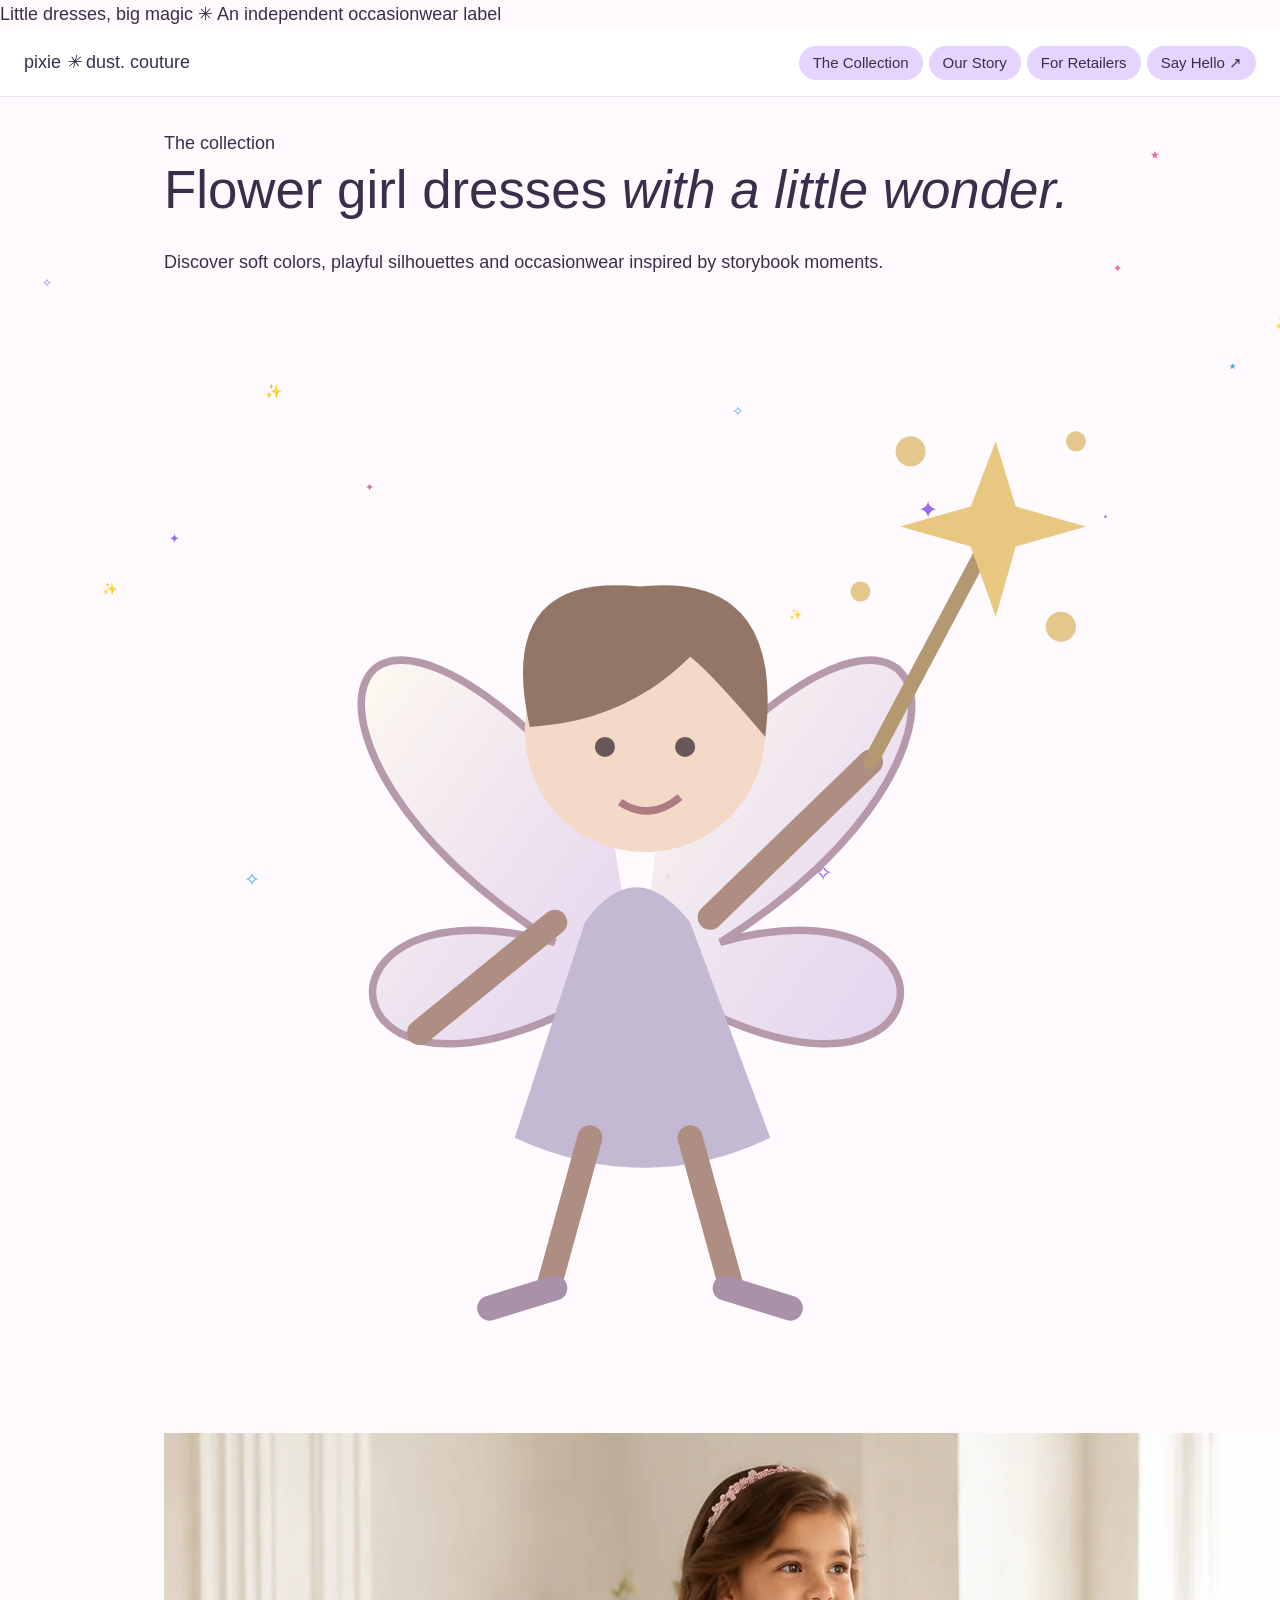
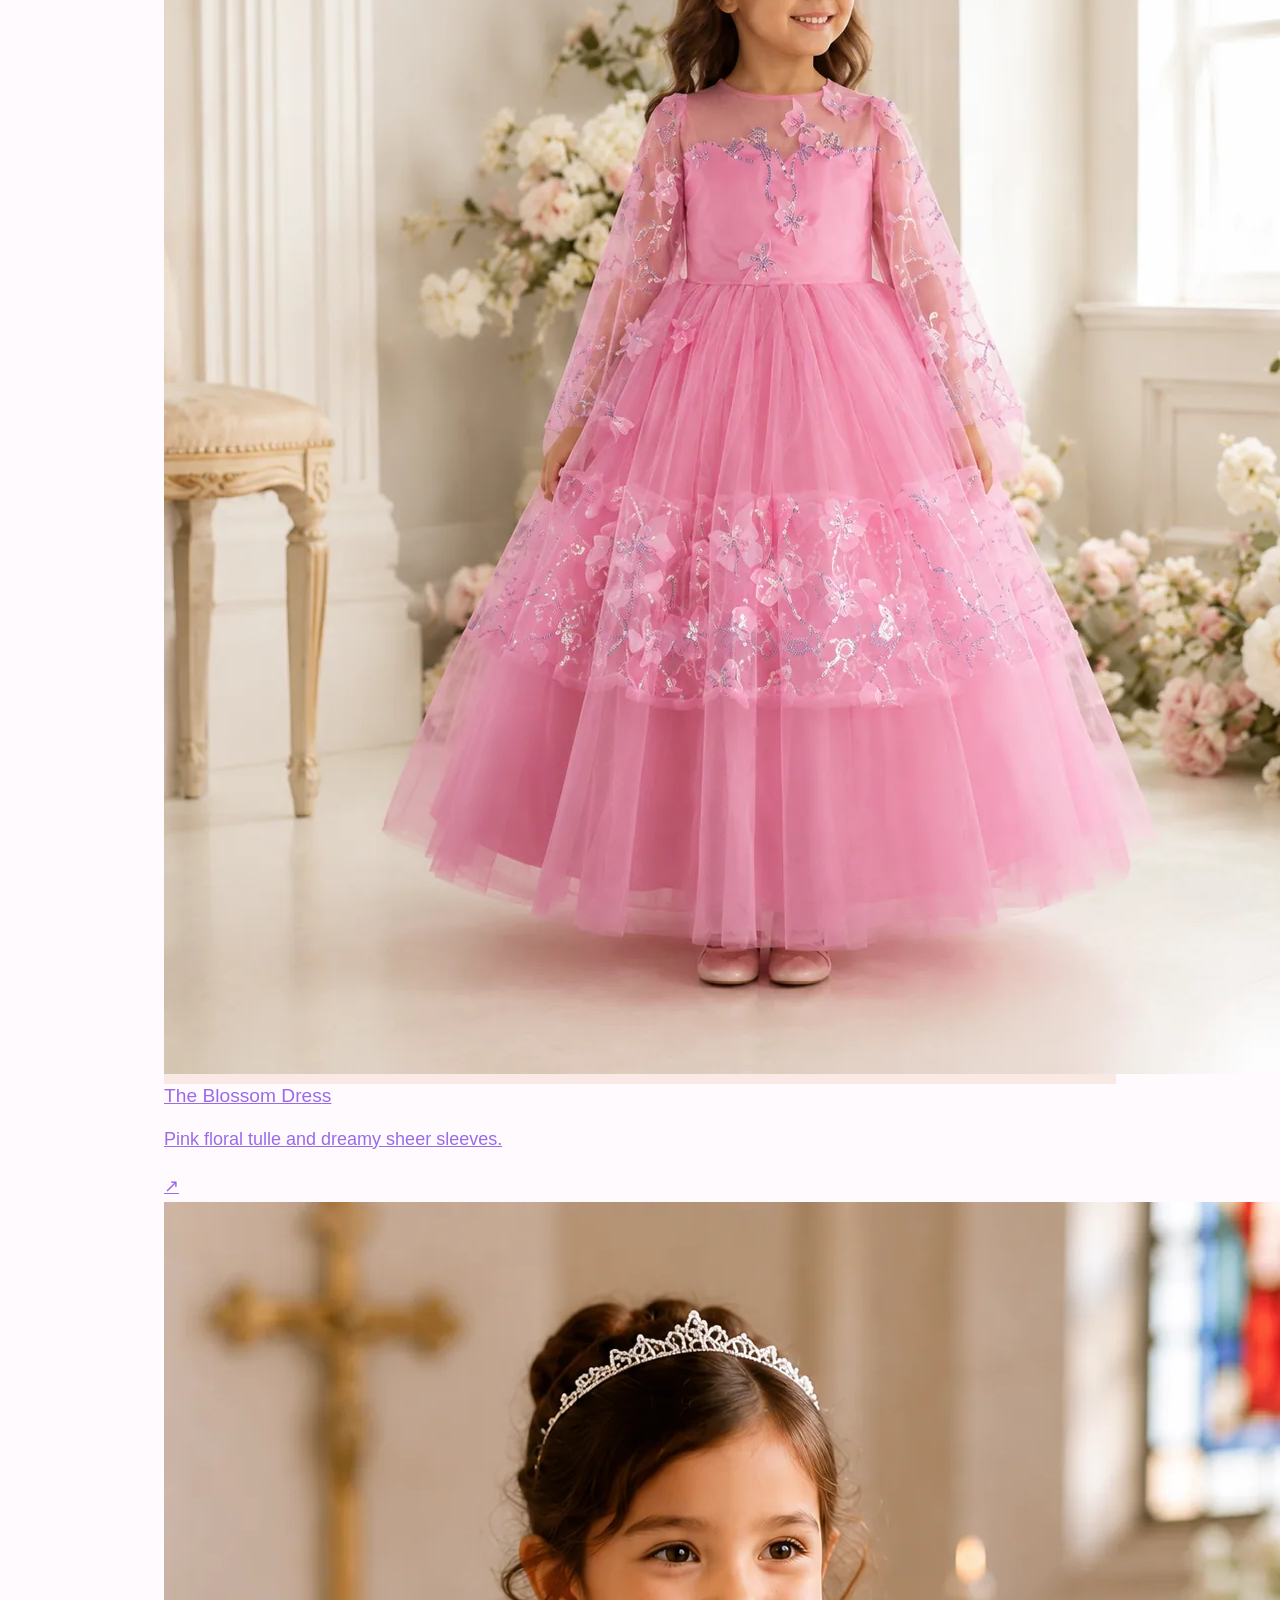
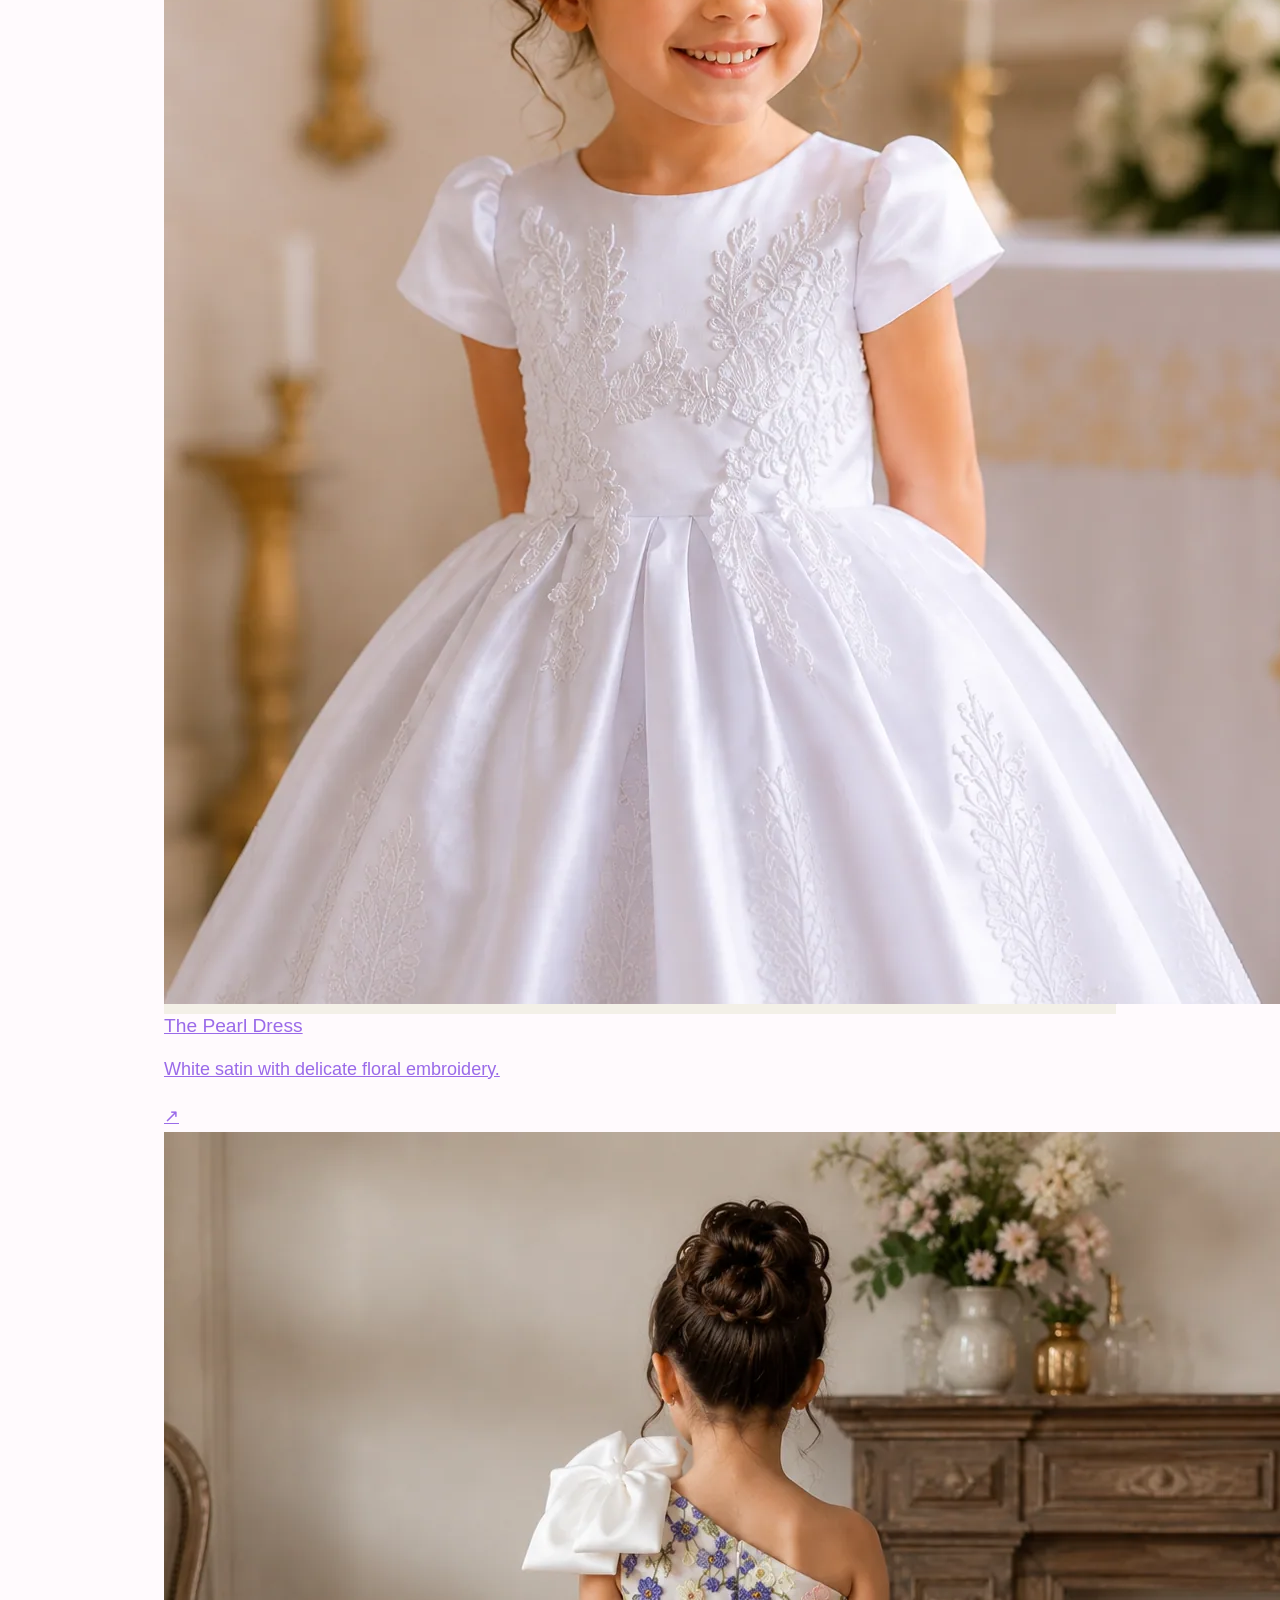
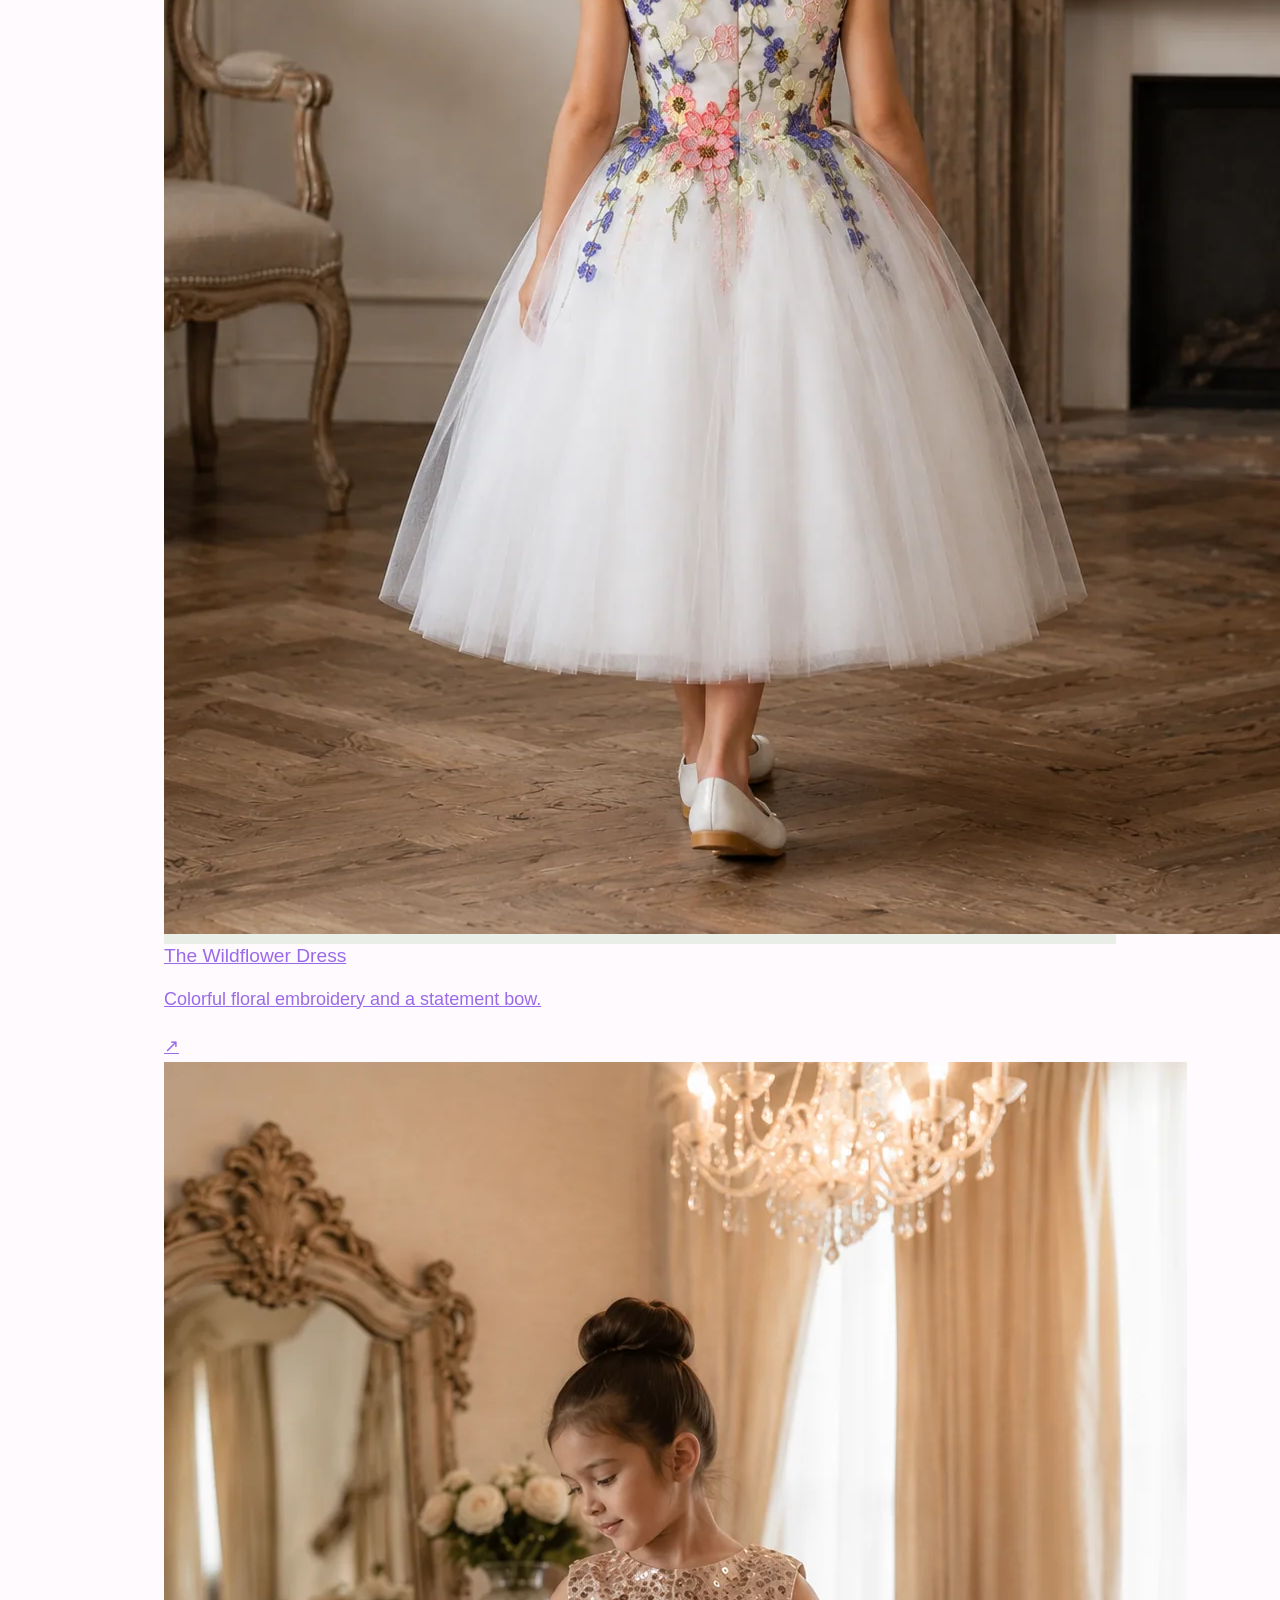
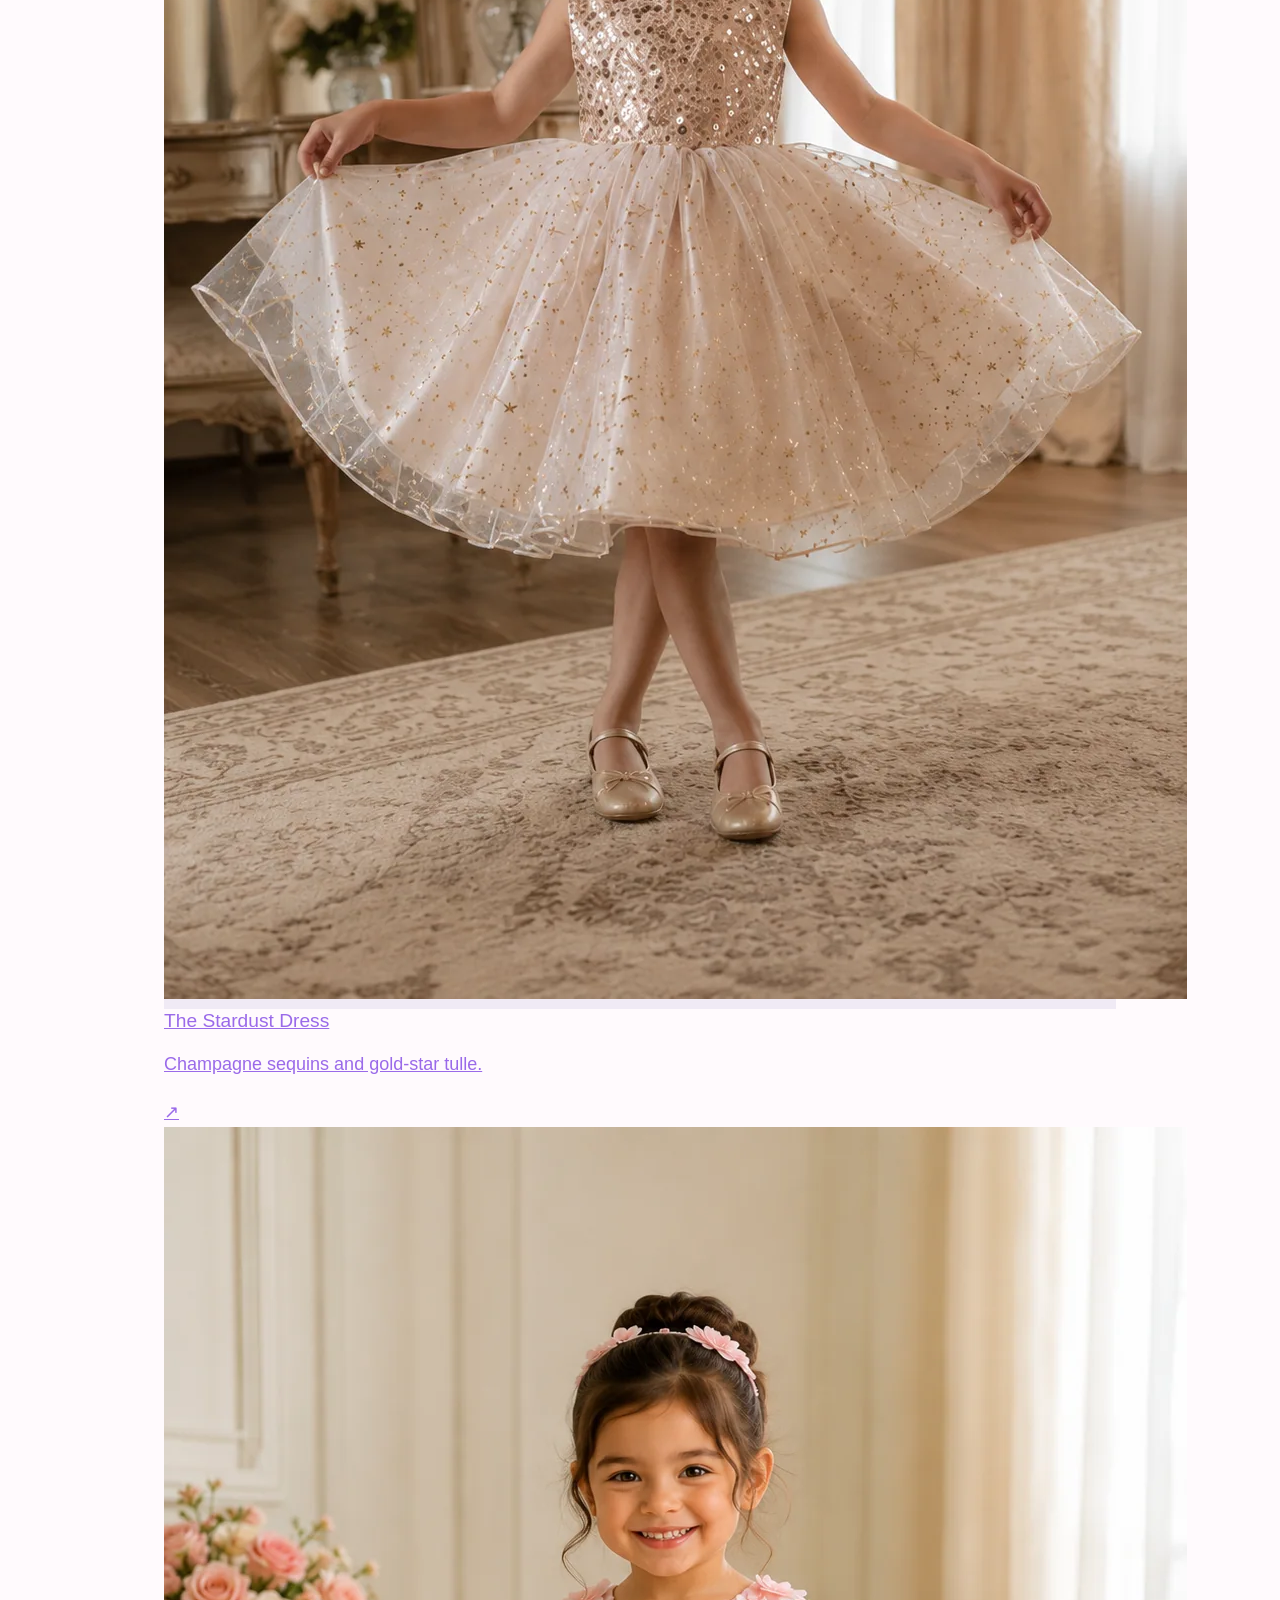
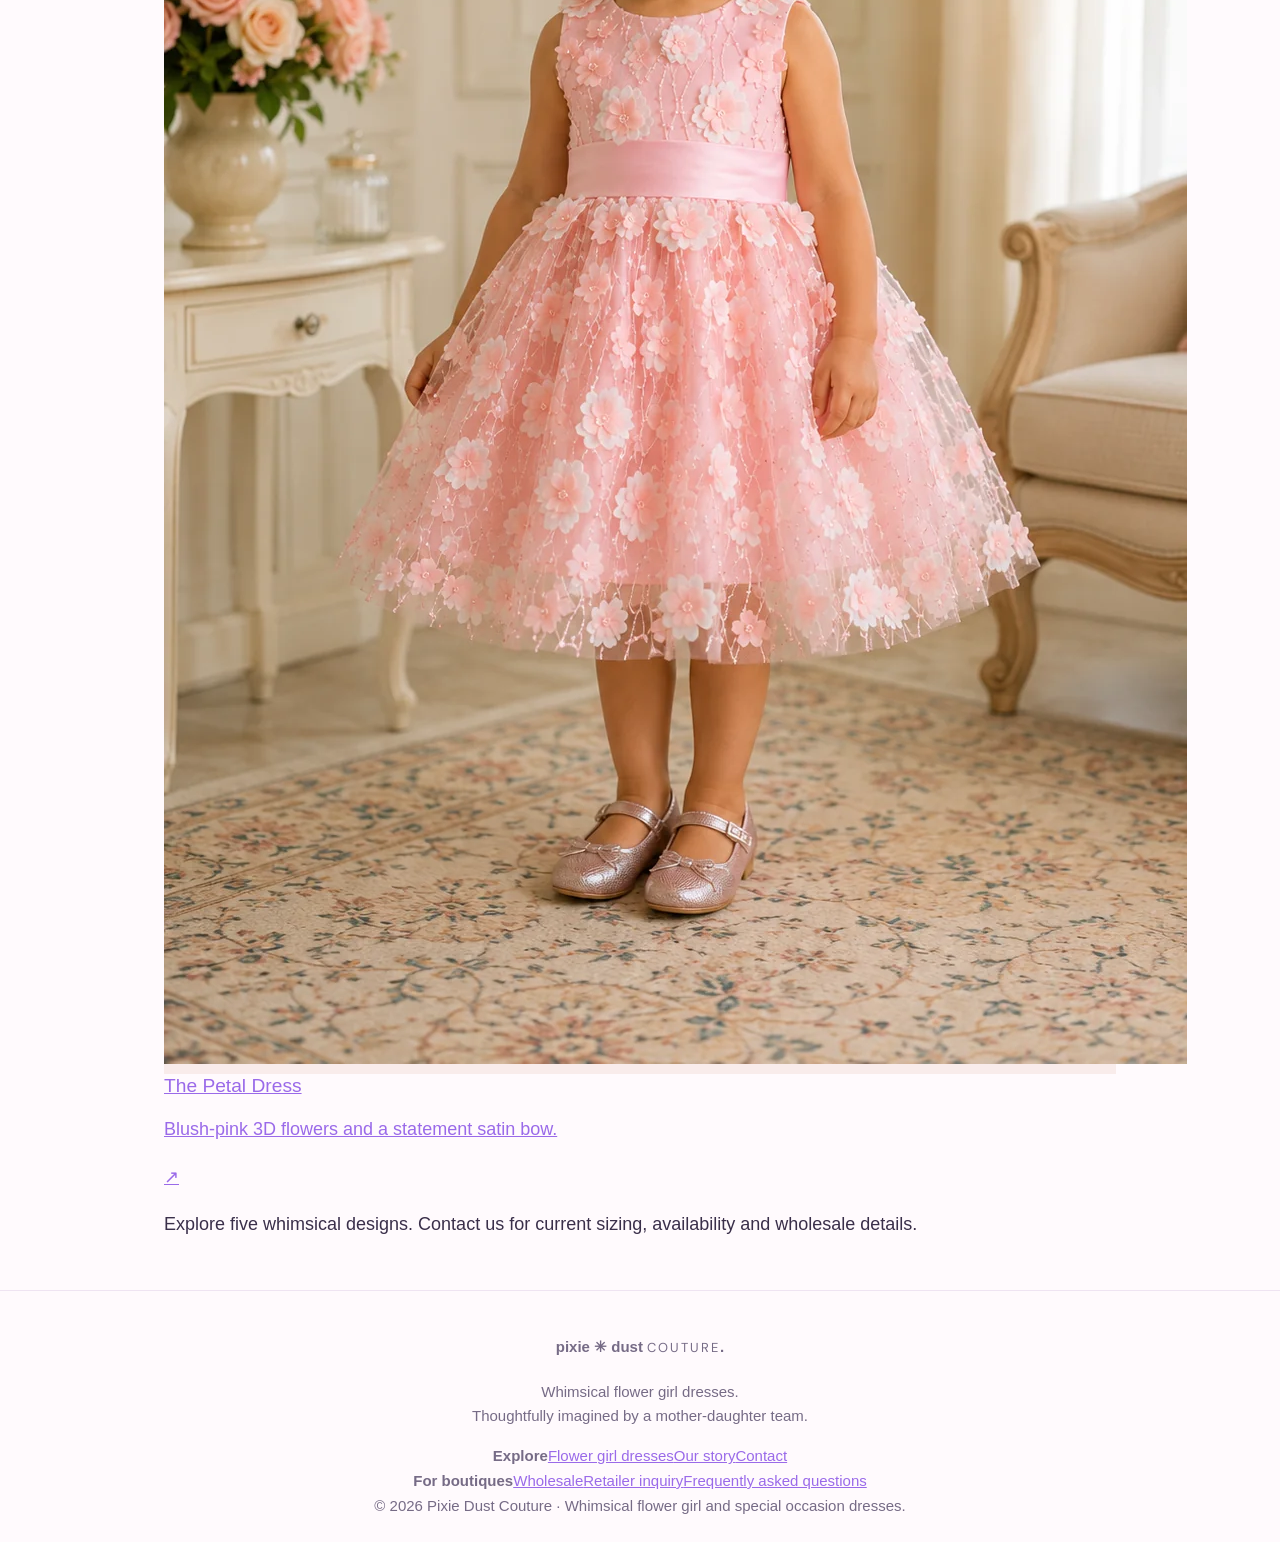
<file: flower-girl-dresses.html>
<!DOCTYPE html>

<html lang="en"><head><meta charset="utf-8"/><meta content="width=device-width,initial-scale=1" name="viewport"/><title>Flower Girl Dresses | Pixie Dust Couture Collection</title><meta content="Explore whimsical flower girl dress concepts in blush, ivory, sage and lavender, designed for meaningful celebrations." name="description"/><meta content="index,follow" name="robots"/><link href="style.css" rel="stylesheet"/><link href="https://fonts.googleapis.com" rel="preconnect"/><link crossorigin="" href="https://fonts.gstatic.com" rel="preconnect"/><link href="https://fonts.googleapis.com/css2?family=DM+Sans:wght@400;500;600;700&amp;family=DM+Serif+Display:ital@0;1&amp;display=swap" rel="stylesheet"/></head><body><div class="announcement">Little dresses, big magic ✳ An independent occasionwear label</div><header><a class="logo" href="index.html">pixie <i>✳</i> dust. <span class="logo-couture">couture</span></a><nav class="nav"><a href="flower-girl-dresses.html">The Collection</a><a href="about.html">Our Story</a><a href="wholesale.html">For Retailers</a><a class="pill" href="contact.html">Say Hello ↗</a></nav></header><main><section class="page-hero"><span class="eyebrow">The collection</span><h1>Flower girl dresses <em>with a little wonder.</em></h1><p>Discover soft colors, playful silhouettes and occasionwear inspired by storybook moments.</p><div aria-hidden="true" class="mini-pixie"><svg aria-label="Whimsical pixie with wings and wand" role="img" viewbox="0 0 190 225"><defs><lineargradient id="wing" x1="0" x2="1" y1="0" y2="1"><stop stop-color="#fffaf0" stop-opacity=".96"></stop><stop offset="1" stop-color="#d9c5e9" stop-opacity=".72"></stop></lineargradient></defs><g stroke="#b69aab" stroke-width="1.5"><path d="M89 104 C34 38 17 91 78 129 C23 114 32 176 94 135" fill="url(#wing)"></path><path d="M99 104 C154 38 172 91 111 129 C165 114 157 176 95 135" fill="url(#wing)"></path></g><path d="M84 125 Q94 111 105 125 L121 168 Q96 180 70 168Z" fill="#c4b9d2"></path><path d="M85 168 L77 197 M105 168 L113 197" stroke="#ae8e82" stroke-linecap="round" stroke-width="5"></path><path d="M78 198 L65 202 M112 198 L125 202" stroke="#a891a9" stroke-linecap="round" stroke-width="5"></path><path d="M78 125 L51 147 M109 124 L141 93" stroke="#ae8e82" stroke-linecap="round" stroke-width="5"></path><circle cx="96" cy="87" fill="#f5d9c8" r="24"></circle><path d="M73 86 Q66 55 95 58 Q124 55 120 88 Q109 75 105 72 Q92 85 73 86" fill="#947669"></path><circle cx="88" cy="90" fill="#68575b" r="2"></circle><circle cx="104" cy="90" fill="#68575b" r="2"></circle><path d="M91 101 Q97 105 103 100" fill="none" stroke="#ae7b83" stroke-width="1.5"></path><path d="M141 93 L166 46" stroke="#b39872" stroke-linecap="round" stroke-width="3"></path><path d="M166 29 L170 42 L184 46 L170 50 L166 64 L161 50 L147 46 L161 42Z" fill="#e8c780"></path><g fill="#e4c78c"><circle cx="149" cy="31" r="3"></circle><circle cx="182" cy="29" r="2"></circle><circle cx="179" cy="66" r="3"></circle><circle cx="139" cy="59" r="2"></circle></g></svg></div></section><section class="content"><div class="products collection-products"><a class="product" href="dresses/daydream.html"><div class="product-art" style="background:#f8e9e5"><img alt="Pixie Dust Couture daydream flower girl dress" class="uploaded-photo" loading="lazy" src="images/daydream.webp"/></div><div class="product-bottom"><div><h3>The Blossom Dress</h3><p>Pink floral tulle and dreamy sheer sleeves.</p></div><span class="round-arrow">↗</span></div></a><a class="product" href="dresses/moonbeam.html"><div class="product-art" style="background:#f3f0e7"><img alt="Pearl Dress in white satin with embroidered bodice, wider portrait view" class="uploaded-photo" loading="lazy" src="images/moonbeam-2.webp"/></div><div class="product-bottom"><div><h3>The Pearl Dress</h3><p>White satin with delicate floral embroidery.</p></div><span class="round-arrow">↗</span></div></a><a class="product" href="dresses/meadow.html"><div class="product-art" style="background:#e9eee6"><img alt="Pixie Dust Couture meadow flower girl dress" class="uploaded-photo" loading="lazy" src="images/meadow.webp"/></div><div class="product-bottom"><div><h3>The Wildflower Dress</h3><p>Colorful floral embroidery and a statement bow.</p></div><span class="round-arrow">↗</span></div></a><a class="product" href="dresses/stardust.html"><div class="product-art" style="background:#f0eaf5"><img alt="Pixie Dust Couture stardust flower girl dress" class="uploaded-photo" loading="lazy" src="images/stardust.webp"/></div><div class="product-bottom"><div><h3>The Stardust Dress</h3><p>Champagne sequins and gold-star tulle.</p></div><span class="round-arrow">↗</span></div></a><a class="product" href="dresses/petal.html"><div class="product-art" style="background:#f9eceb"><img alt="The Petal Dress, blush pink flower girl dress with dimensional flowers" class="uploaded-photo" loading="lazy" src="images/petal.webp"/></div><div class="product-bottom"><div><h3>The Petal Dress</h3><p>Blush-pink 3D flowers and a statement satin bow.</p></div><span class="round-arrow">↗</span></div></a></div><p class="notice">Explore five whimsical designs. Contact us for current sizing, availability and wholesale details.</p></section></main><footer class="footer"><div><h4>pixie ✳ dust <small style="font:normal 13px DM Sans, sans-serif;letter-spacing:2px;text-transform:uppercase">couture</small>.</h4><p>Whimsical flower girl dresses.<br/>Thoughtfully imagined by a mother-daughter team.</p></div><div><b>Explore</b><a href="flower-girl-dresses.html">Flower girl dresses</a><a href="about.html">Our story</a><a href="contact.html">Contact</a></div><div><b>For boutiques</b><a href="wholesale.html">Wholesale</a><a href="contact.html">Retailer inquiry</a><a href="faq.html">Frequently asked questions</a></div><div class="copyright">© 2026 Pixie Dust Couture · Whimsical flower girl and special occasion dresses.</div></footer><script src="site.js"></script></body></html>
</file>
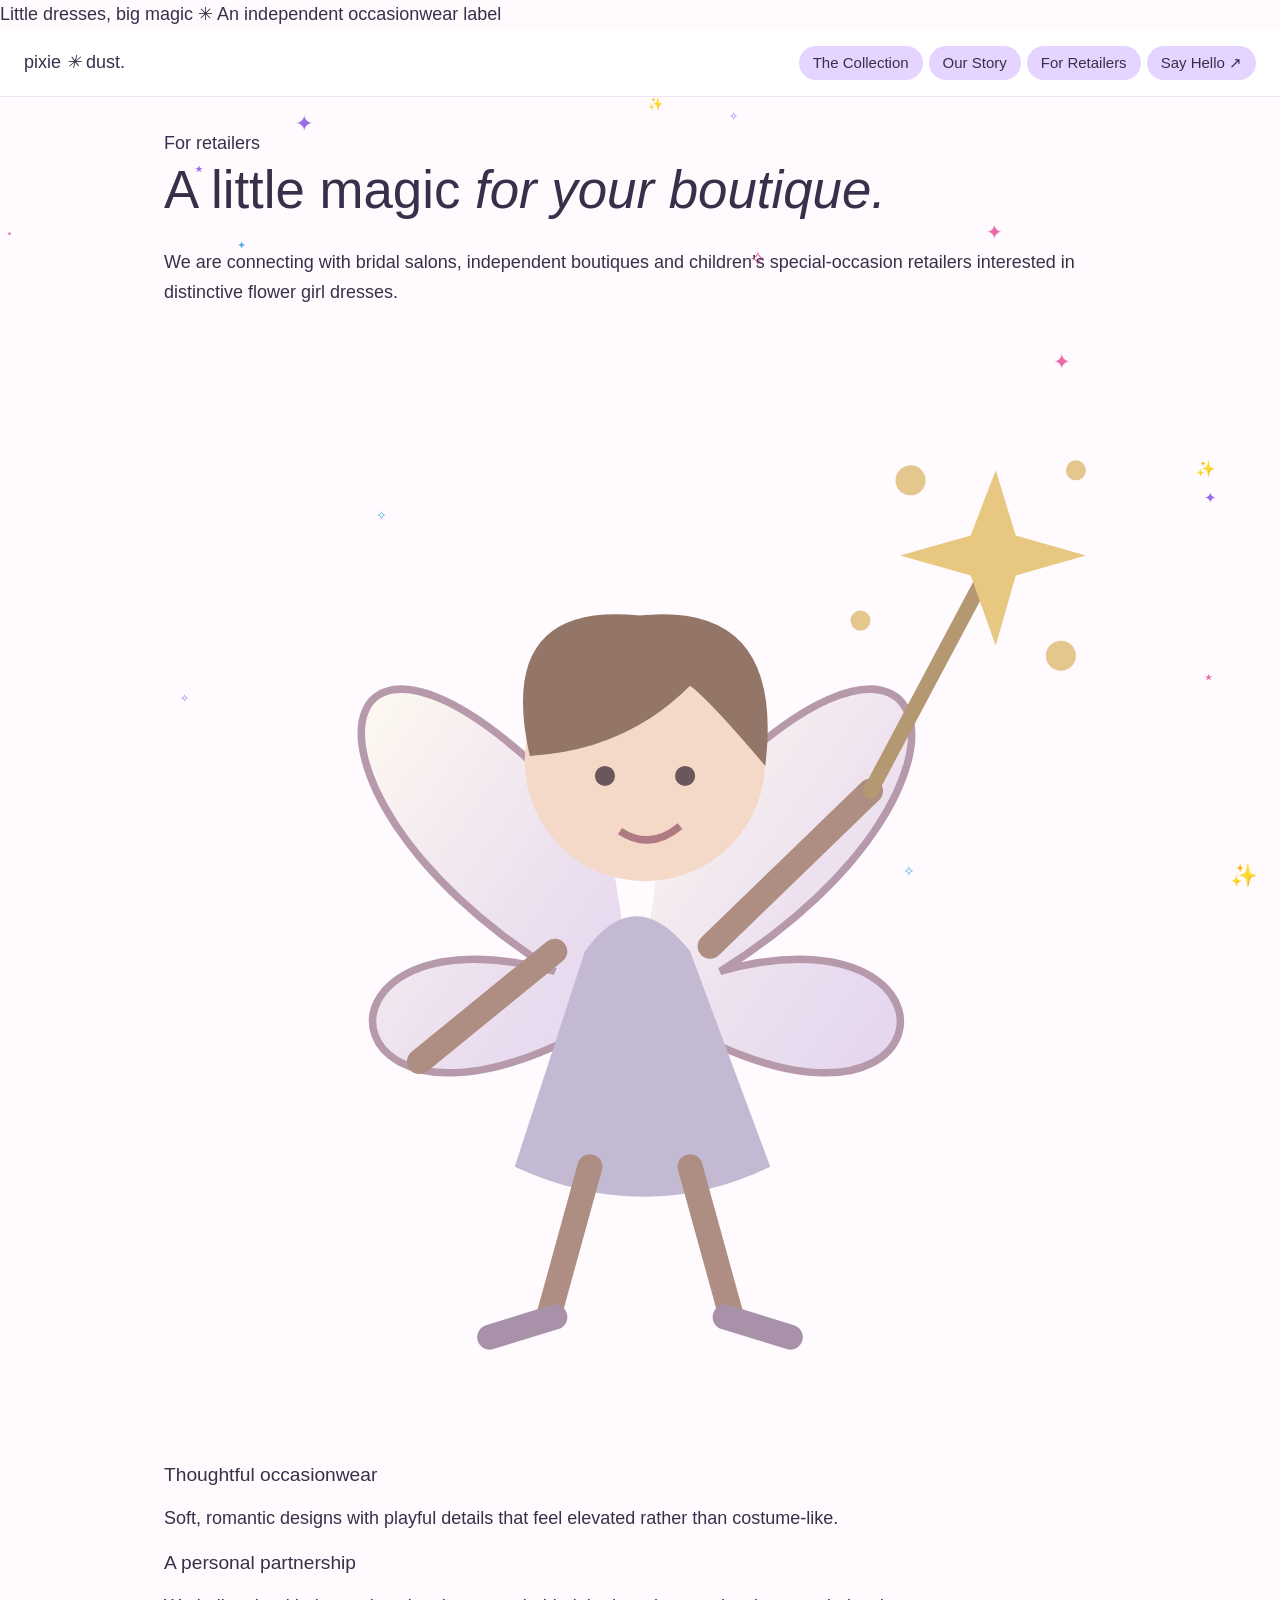
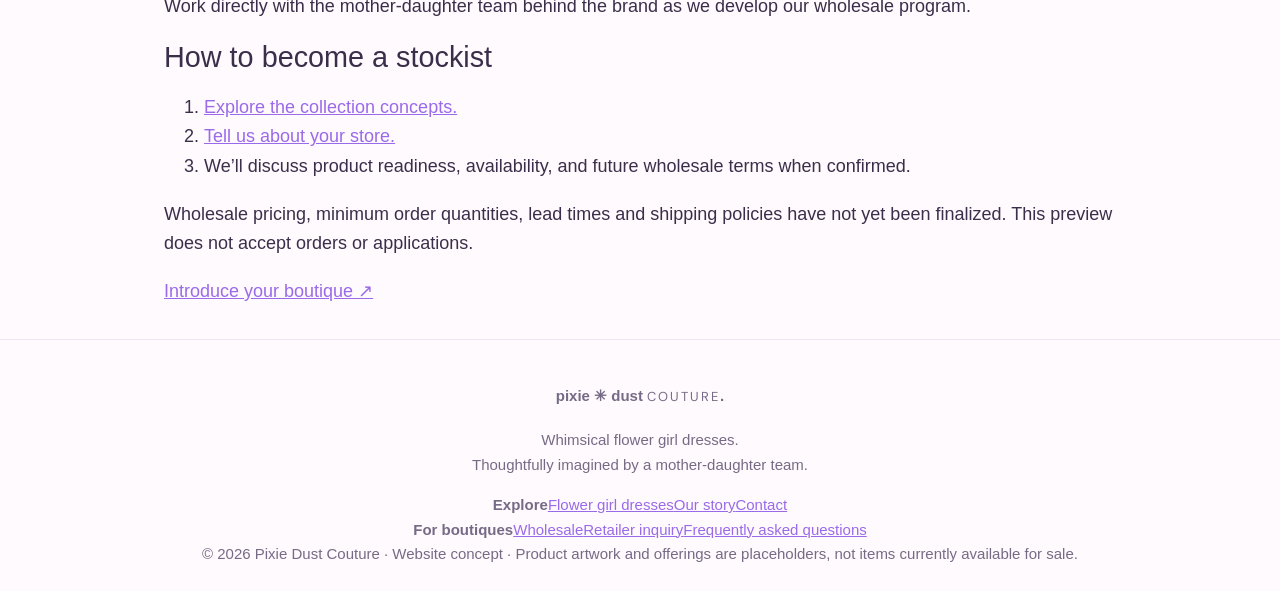
<file: wholesale.html>
<!DOCTYPE html>
<html lang="en"><head><meta charset="utf-8"/><meta content="width=device-width,initial-scale=1" name="viewport"/><title>Wholesale Flower Girl Dresses for Boutiques | Pixie Dust Couture</title><meta content="Explore Pixie Dust Couture wholesale flower girl dress partnerships for bridal boutiques and children’s occasionwear retailers. Request collection details." name="description"/><meta content="index,follow" name="robots"/><link href="style.css" rel="stylesheet"/><link href="https://fonts.googleapis.com" rel="preconnect"/><link crossorigin="" href="https://fonts.gstatic.com" rel="preconnect"/><link href="https://fonts.googleapis.com/css2?family=DM+Sans:wght@400;500;600;700&amp;family=DM+Serif+Display:ital@0;1&amp;display=swap" rel="stylesheet"/></head><body><div class="announcement">Little dresses, big magic ✳ An independent occasionwear label</div><header><a class="logo" href="index.html">pixie <i>✳</i> dust.</a><nav class="nav"><a href="flower-girl-dresses.html">The Collection</a><a href="about.html">Our Story</a><a href="wholesale.html">For Retailers</a><a class="pill" href="contact.html">Say Hello ↗</a></nav></header><main><section class="page-hero"><span class="eyebrow">For retailers</span><h1>A little magic <em>for your boutique.</em></h1><p>We are connecting with bridal salons, independent boutiques and children’s special-occasion retailers interested in distinctive flower girl dresses.</p><div aria-hidden="true" class="mini-pixie"><svg aria-label="Whimsical pixie with wings and wand" role="img" viewbox="0 0 190 225"><defs><lineargradient id="wing" x1="0" x2="1" y1="0" y2="1"><stop stop-color="#fffaf0" stop-opacity=".96"></stop><stop offset="1" stop-color="#d9c5e9" stop-opacity=".72"></stop></lineargradient></defs><g stroke="#b69aab" stroke-width="1.5"><path d="M89 104 C34 38 17 91 78 129 C23 114 32 176 94 135" fill="url(#wing)"></path><path d="M99 104 C154 38 172 91 111 129 C165 114 157 176 95 135" fill="url(#wing)"></path></g><path d="M84 125 Q94 111 105 125 L121 168 Q96 180 70 168Z" fill="#c4b9d2"></path><path d="M85 168 L77 197 M105 168 L113 197" stroke="#ae8e82" stroke-linecap="round" stroke-width="5"></path><path d="M78 198 L65 202 M112 198 L125 202" stroke="#a891a9" stroke-linecap="round" stroke-width="5"></path><path d="M78 125 L51 147 M109 124 L141 93" stroke="#ae8e82" stroke-linecap="round" stroke-width="5"></path><circle cx="96" cy="87" fill="#f5d9c8" r="24"></circle><path d="M73 86 Q66 55 95 58 Q124 55 120 88 Q109 75 105 72 Q92 85 73 86" fill="#947669"></path><circle cx="88" cy="90" fill="#68575b" r="2"></circle><circle cx="104" cy="90" fill="#68575b" r="2"></circle><path d="M91 101 Q97 105 103 100" fill="none" stroke="#ae7b83" stroke-width="1.5"></path><path d="M141 93 L166 46" stroke="#b39872" stroke-linecap="round" stroke-width="3"></path><path d="M166 29 L170 42 L184 46 L170 50 L166 64 L161 50 L147 46 L161 42Z" fill="#e8c780"></path><g fill="#e4c78c"><circle cx="149" cy="31" r="3"></circle><circle cx="182" cy="29" r="2"></circle><circle cx="179" cy="66" r="3"></circle><circle cx="139" cy="59" r="2"></circle></g></svg></div></section><section class="content"><div class="content-grid"><div class="info-card"><h3>Thoughtful occasionwear</h3><p>Soft, romantic designs with playful details that feel elevated rather than costume-like.</p></div><div class="info-card"><h3>A personal partnership</h3><p>Work directly with the mother-daughter team behind the brand as we develop our wholesale program.</p></div></div><h2>How to become a stockist</h2><ol class="stockist-steps"><li><a href="flower-girl-dresses.html">Explore the collection concepts.</a></li><li><a href="contact.html">Tell us about your store.</a></li><li>We’ll discuss product readiness, availability, and future wholesale terms when confirmed.</li></ol><p class="notice">Wholesale pricing, minimum order quantities, lead times and shipping policies have not yet been finalized. This preview does not accept orders or applications.</p><a class="cta" href="contact.html">Introduce your boutique ↗</a></section></main><footer class="footer"><div><h4>pixie ✳ dust <small style="font:normal 13px DM Sans, sans-serif;letter-spacing:2px;text-transform:uppercase">couture</small>.</h4><p>Whimsical flower girl dresses.<br/>Thoughtfully imagined by a mother-daughter team.</p></div><div><b>Explore</b><a href="flower-girl-dresses.html">Flower girl dresses</a><a href="about.html">Our story</a><a href="contact.html">Contact</a></div><div><b>For boutiques</b><a href="wholesale.html">Wholesale</a><a href="contact.html">Retailer inquiry</a><a href="faq.html">Frequently asked questions</a></div><div class="copyright">© 2026 Pixie Dust Couture · Website concept · Product artwork and offerings are placeholders, not items currently available for sale.</div></footer><script src="site.js"></script></body></html>
</file>
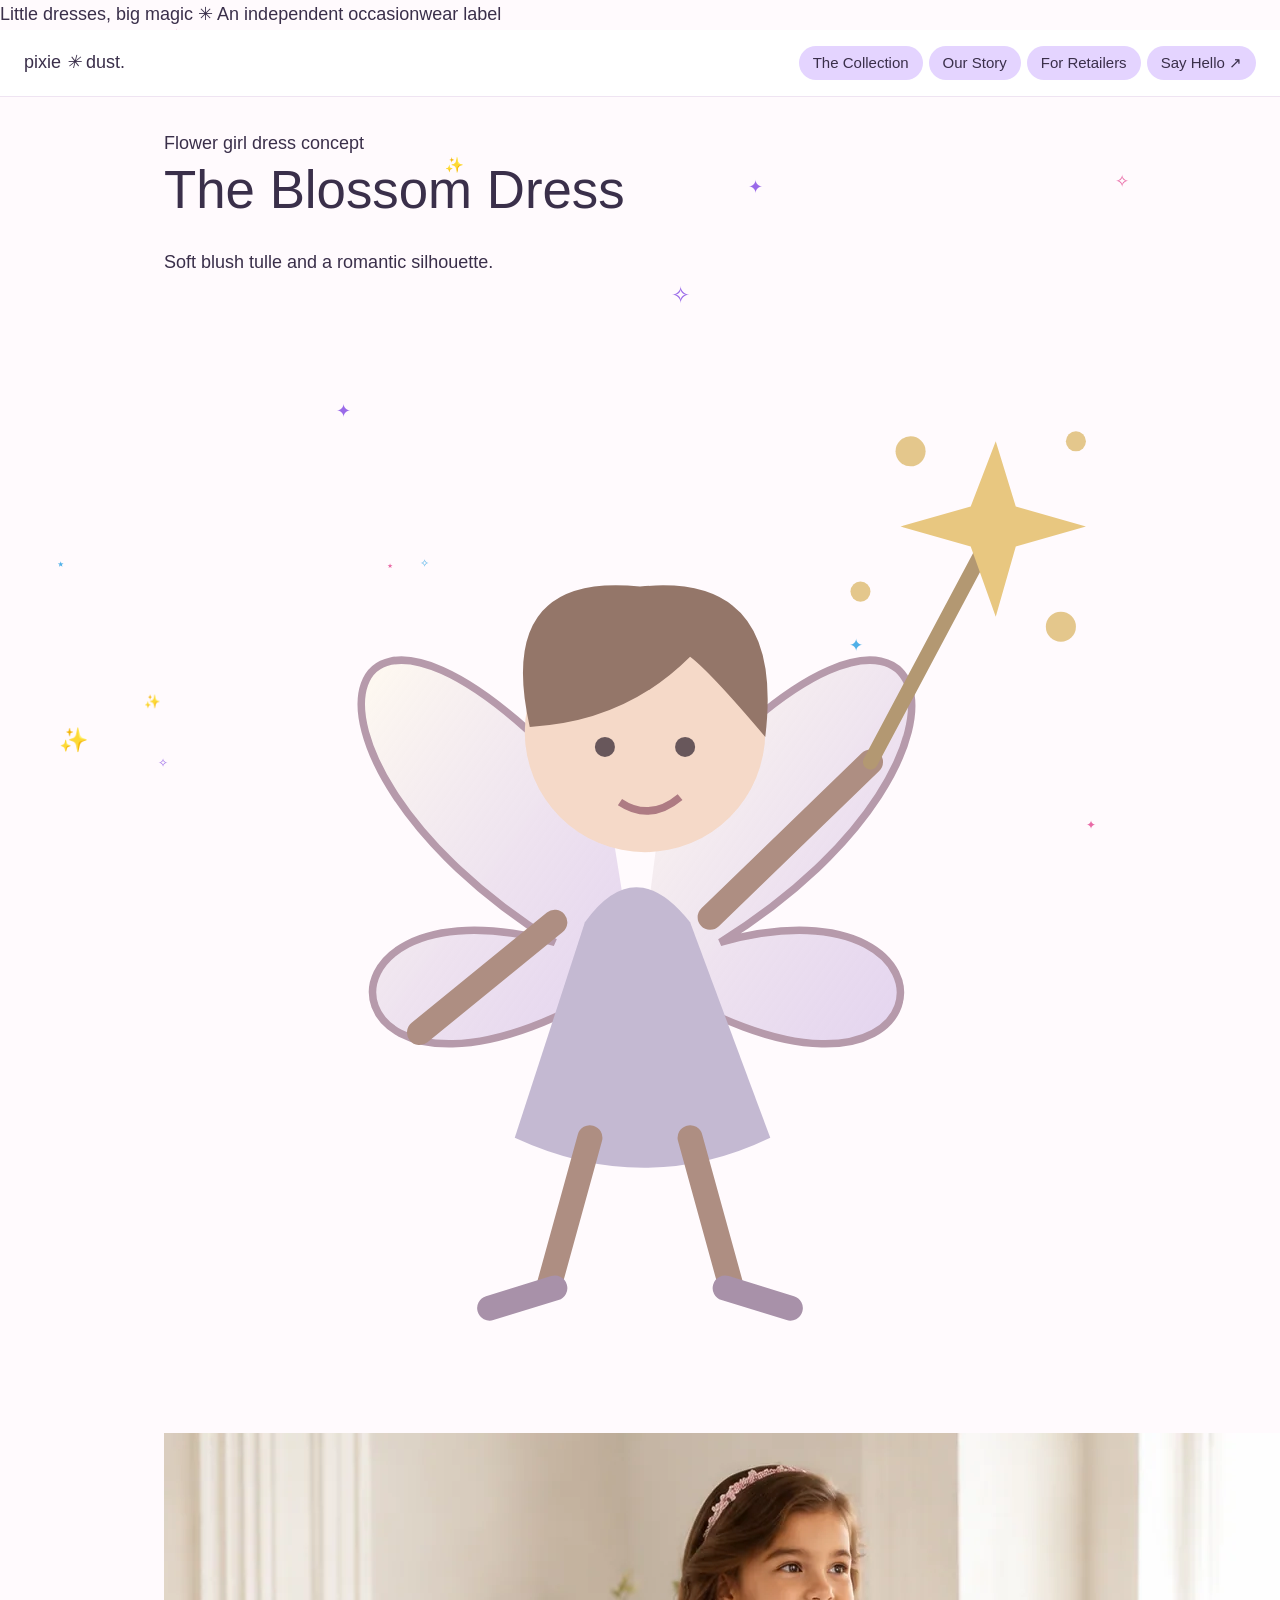
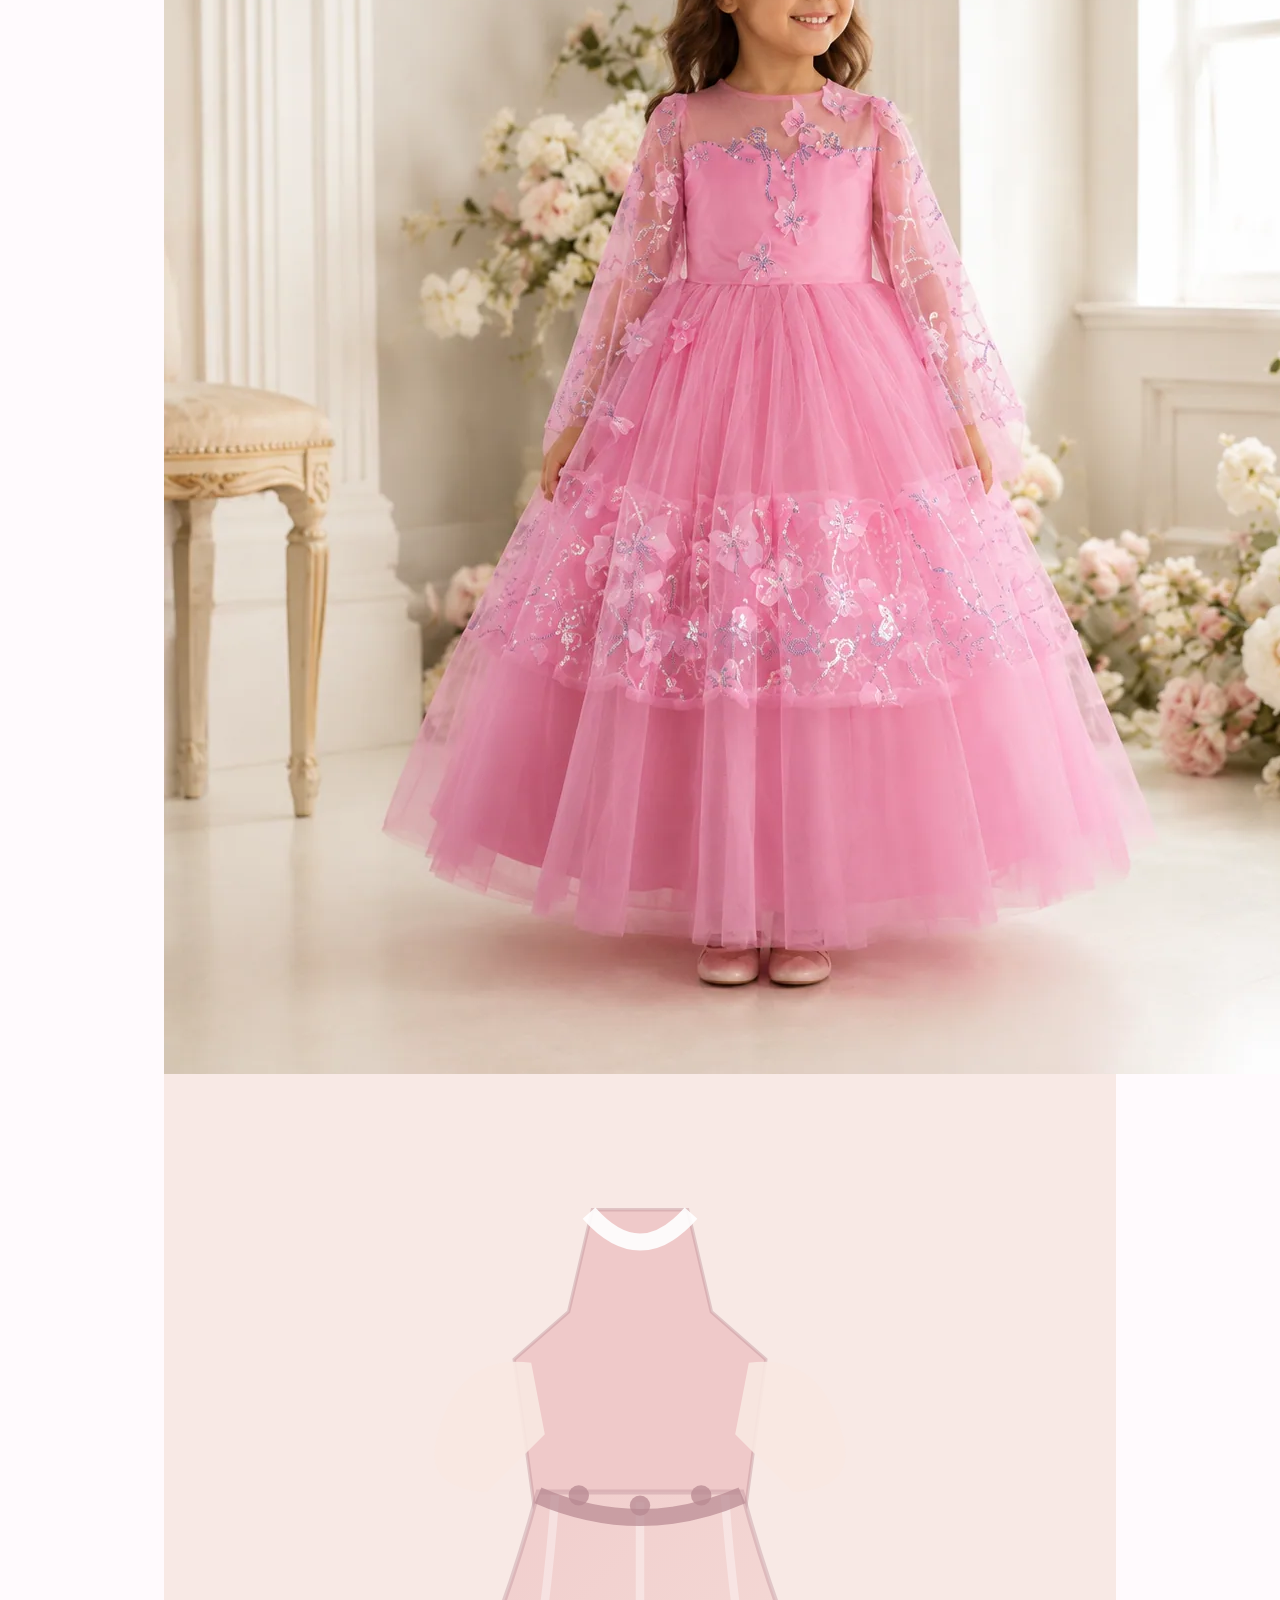
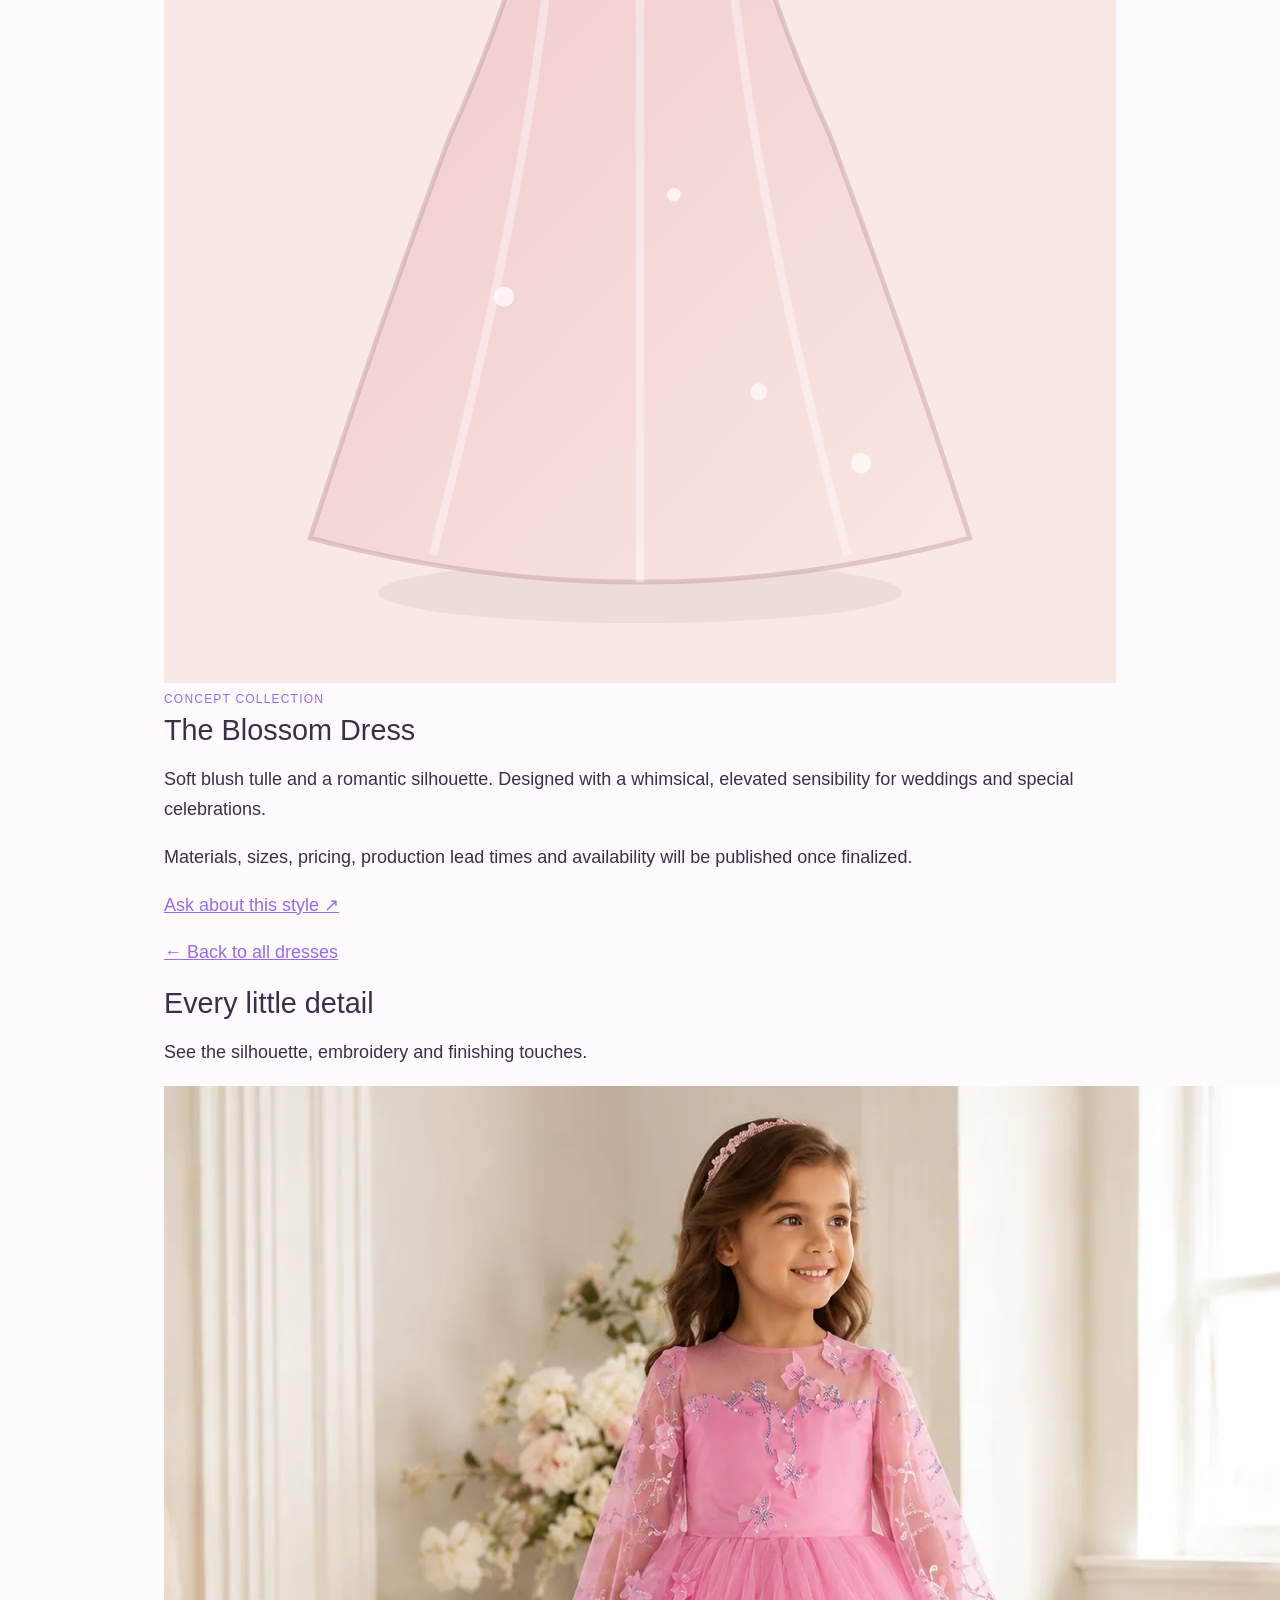
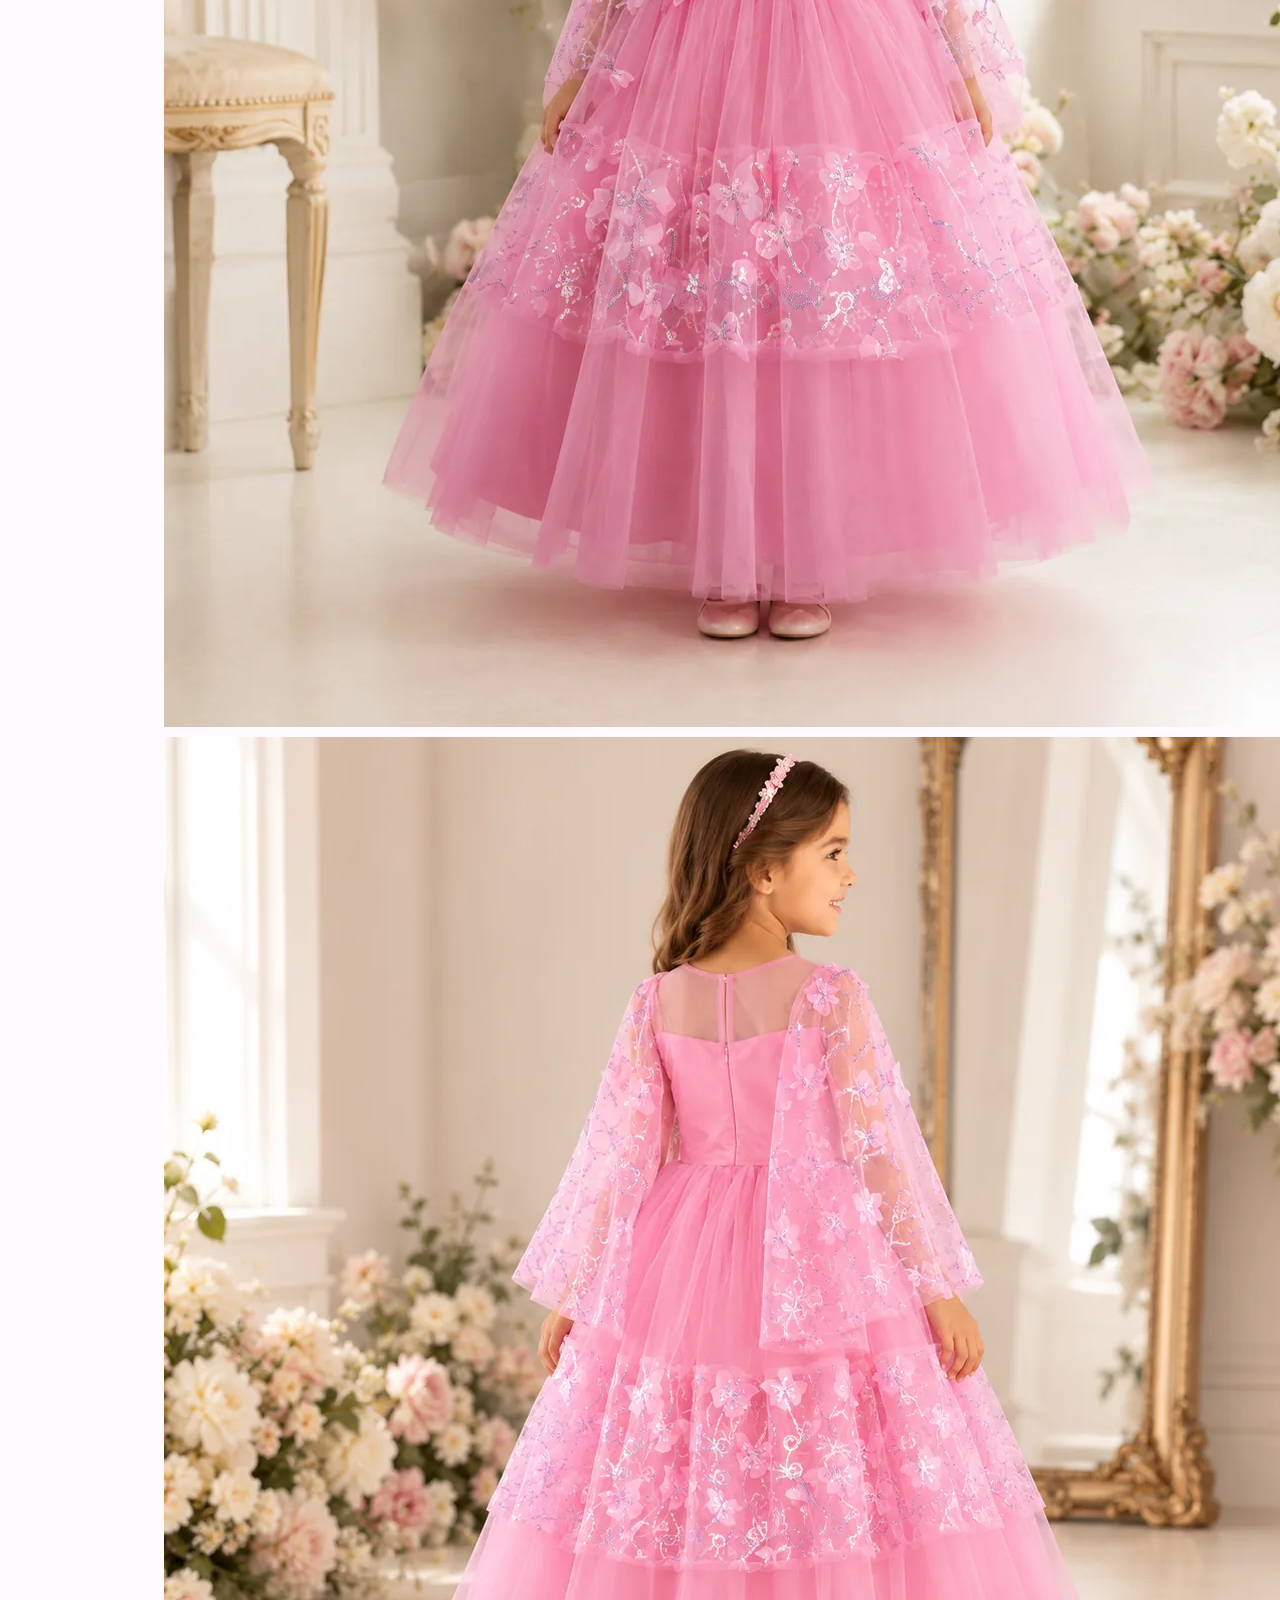
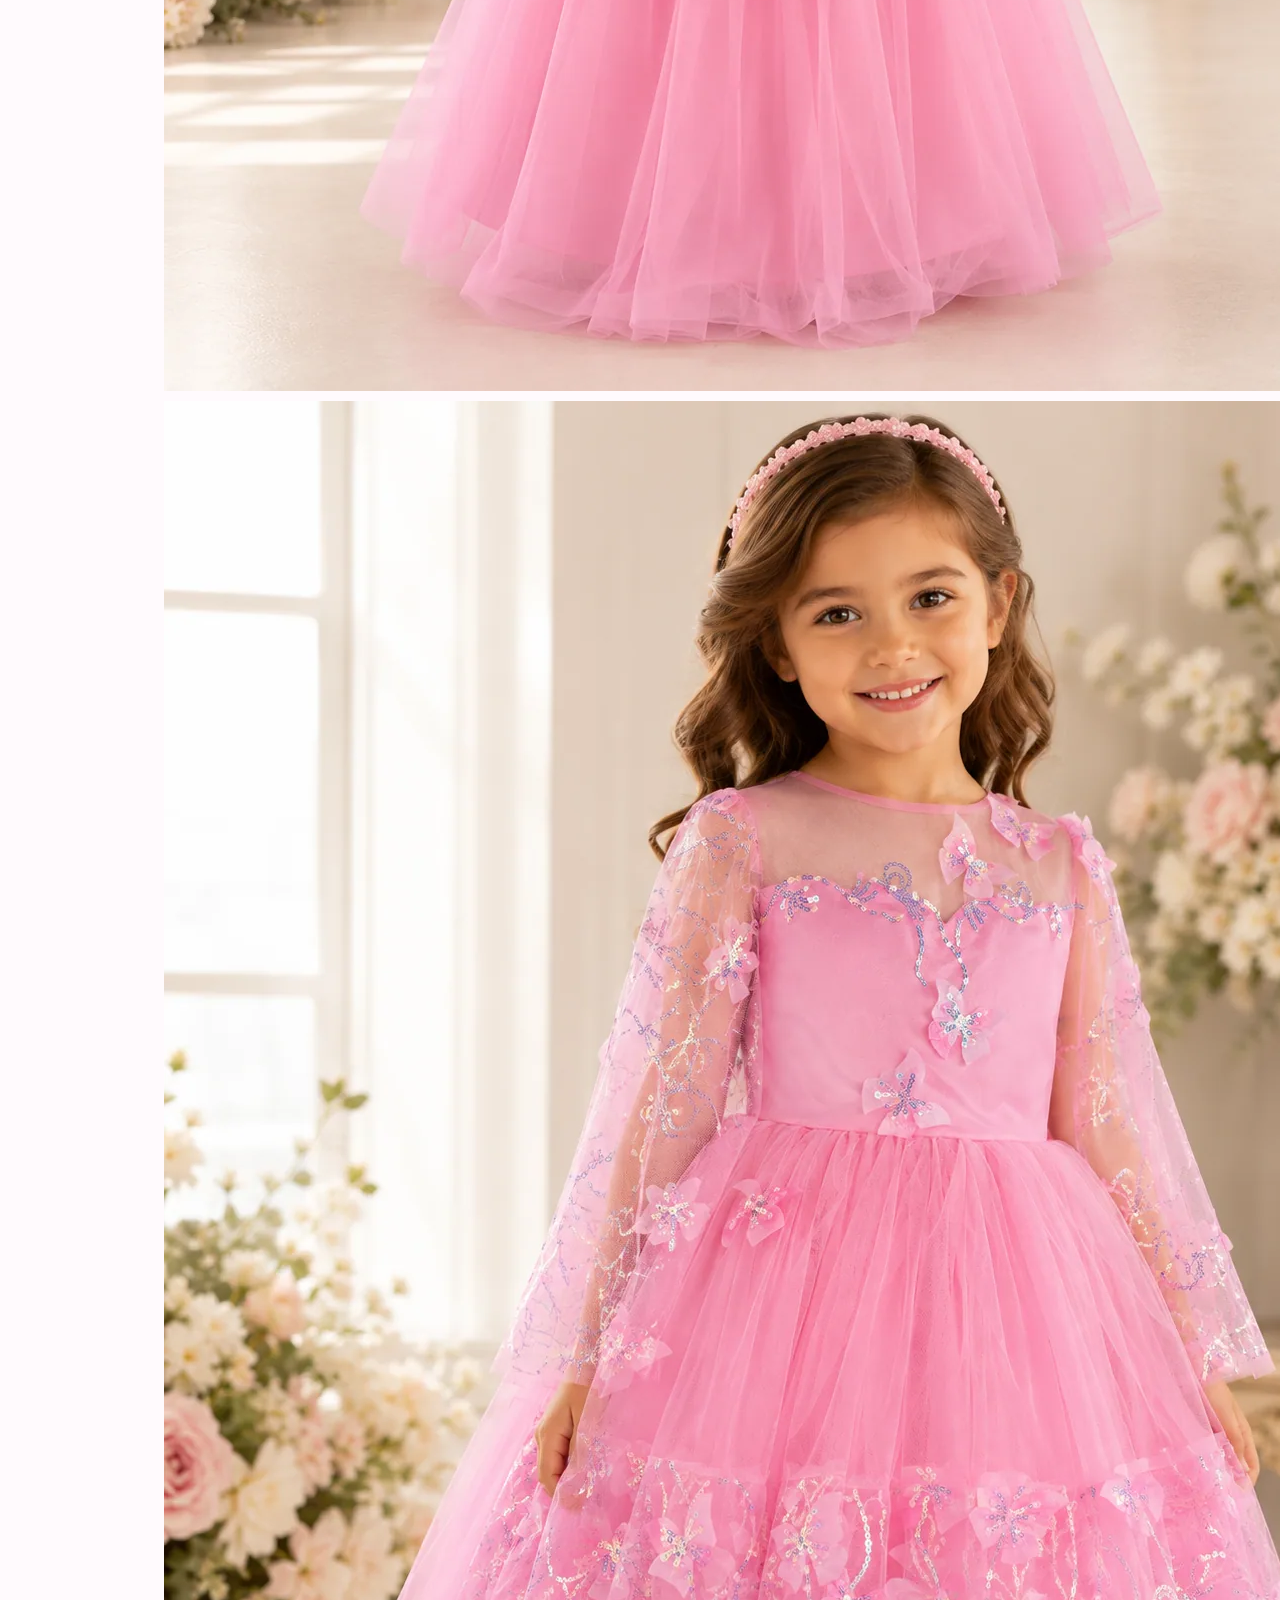
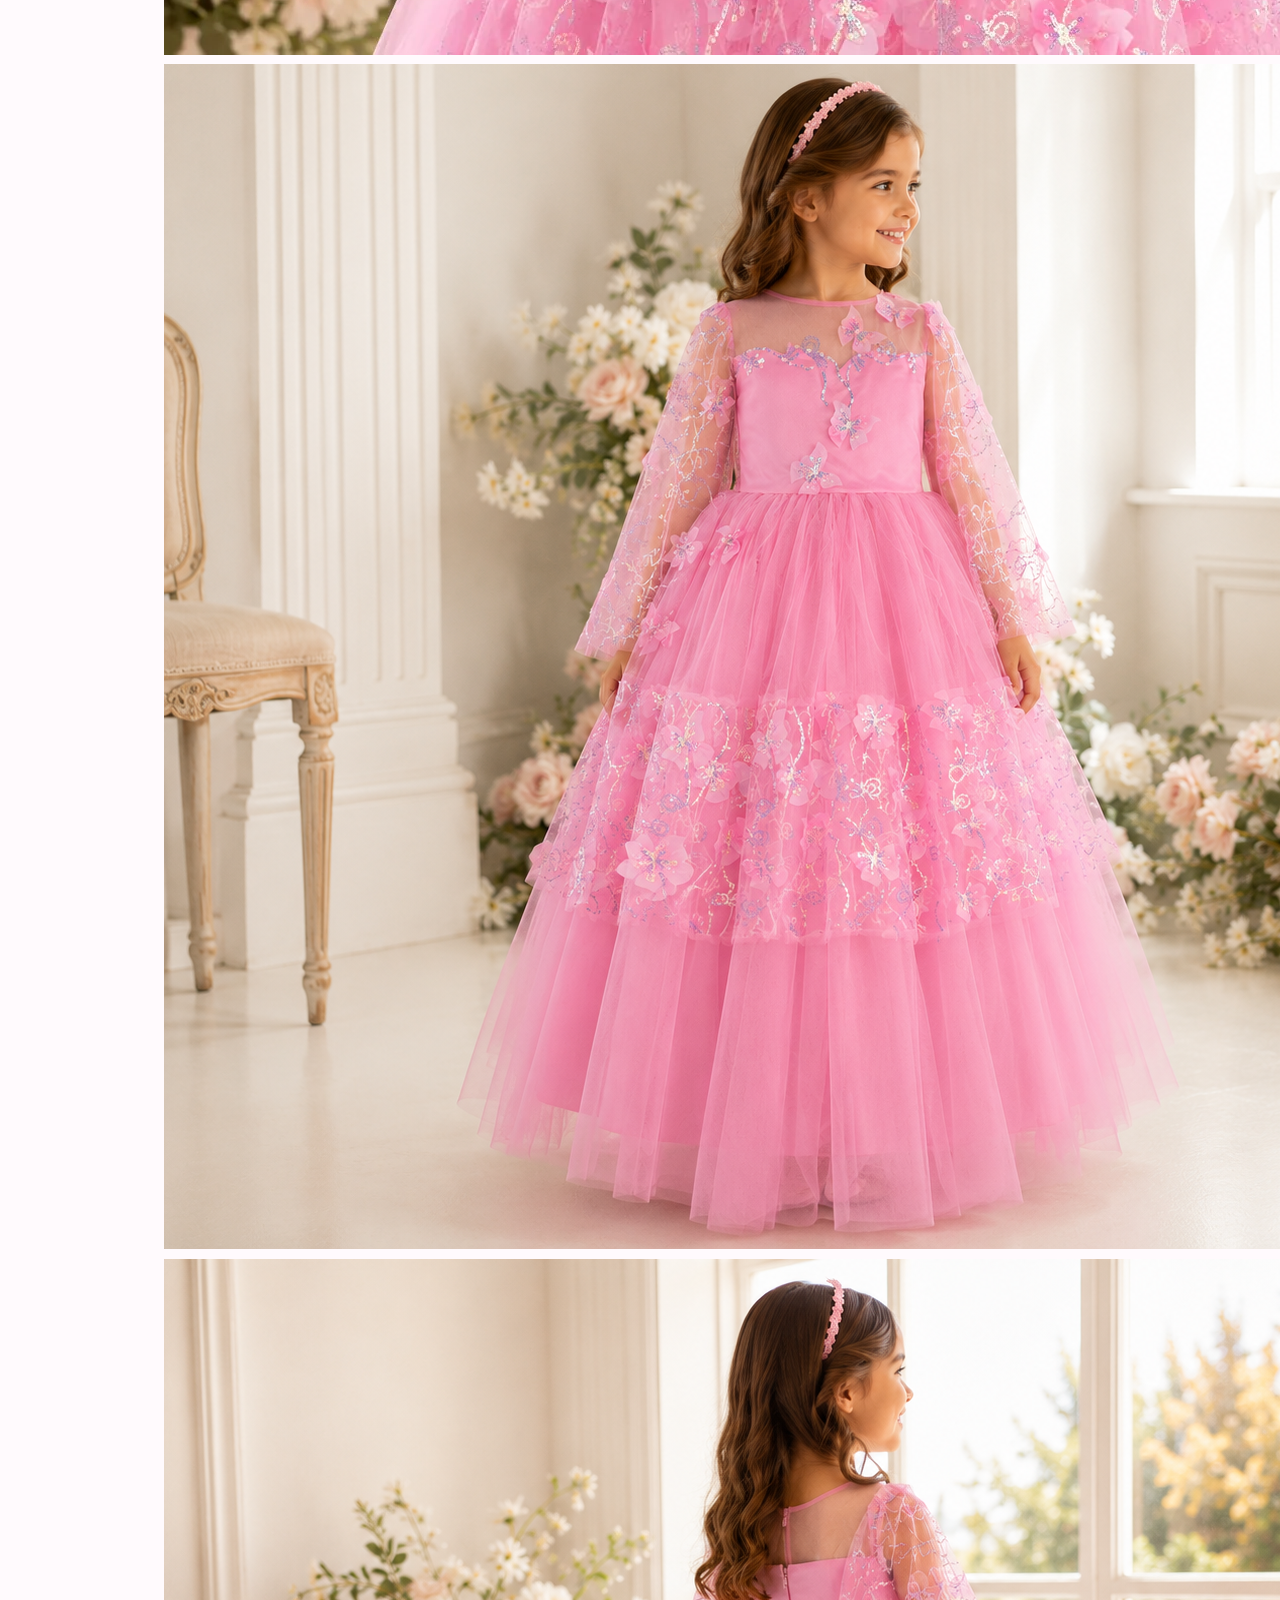
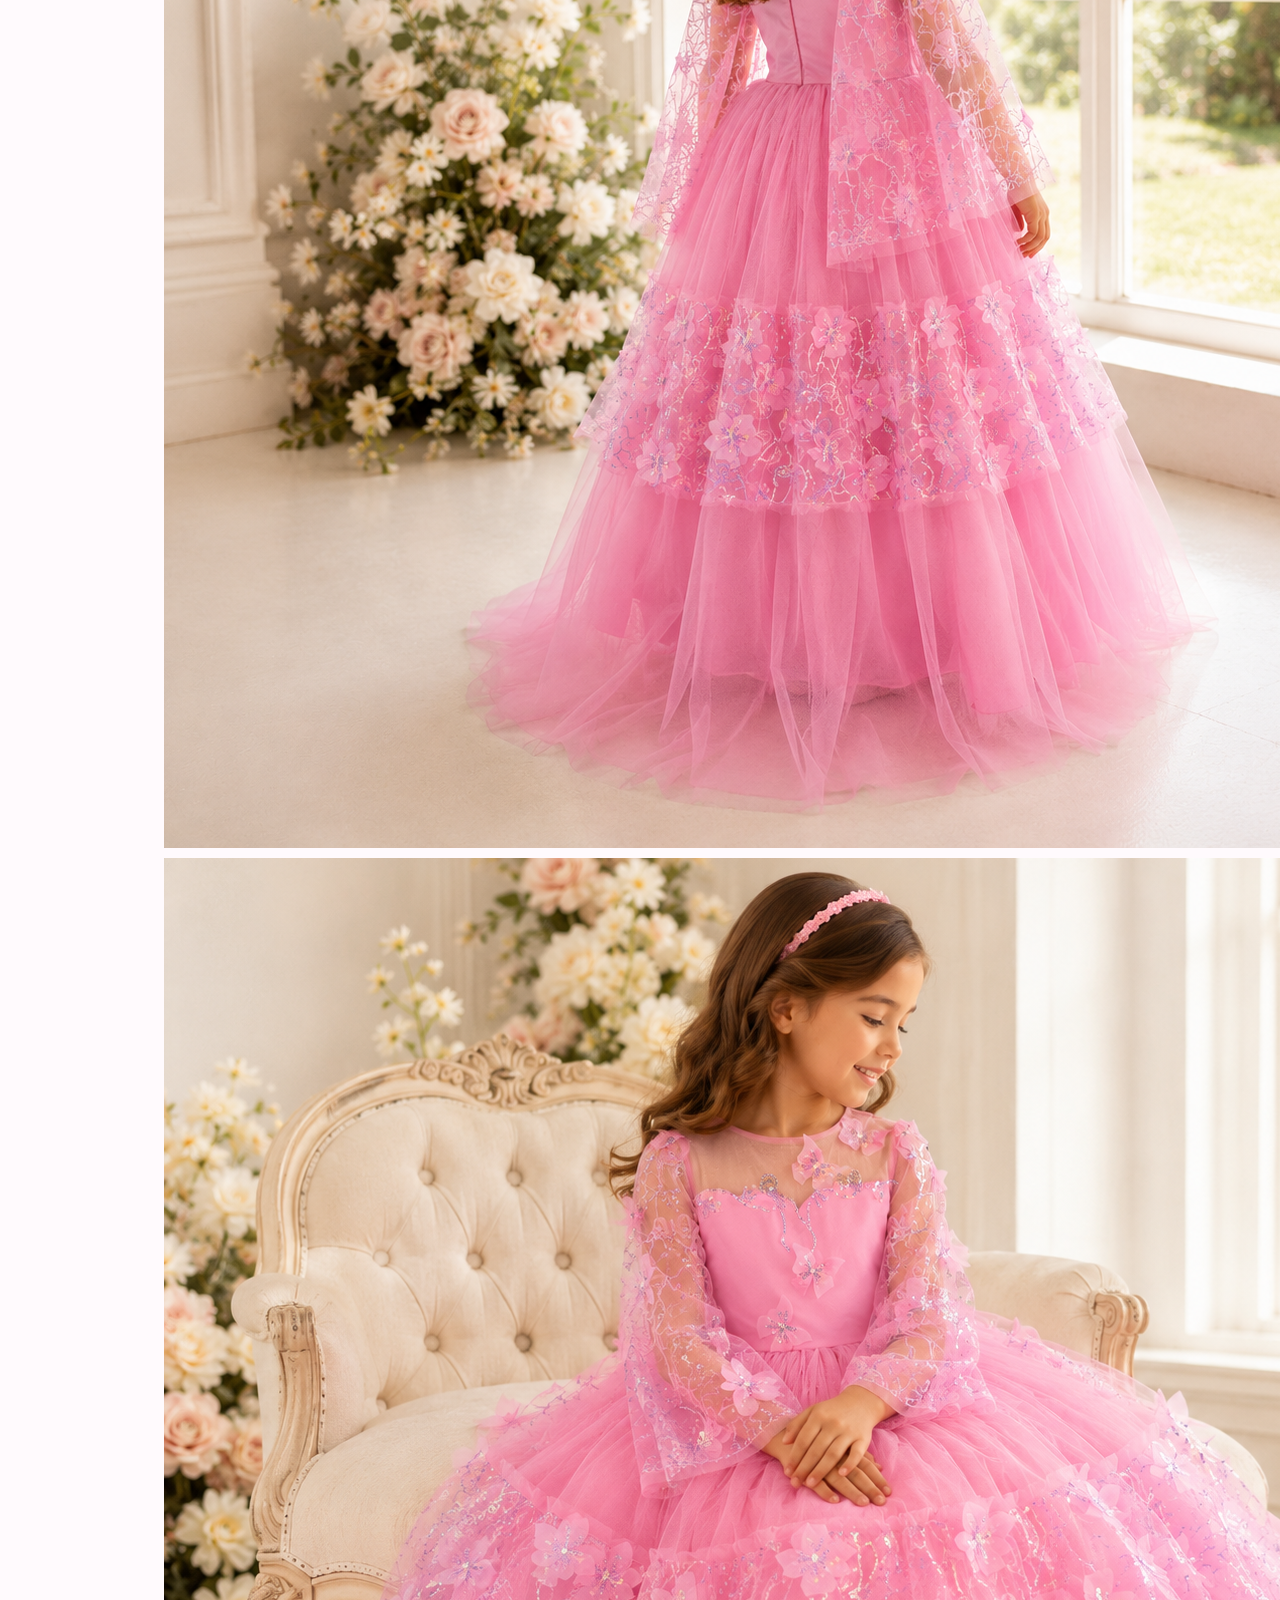
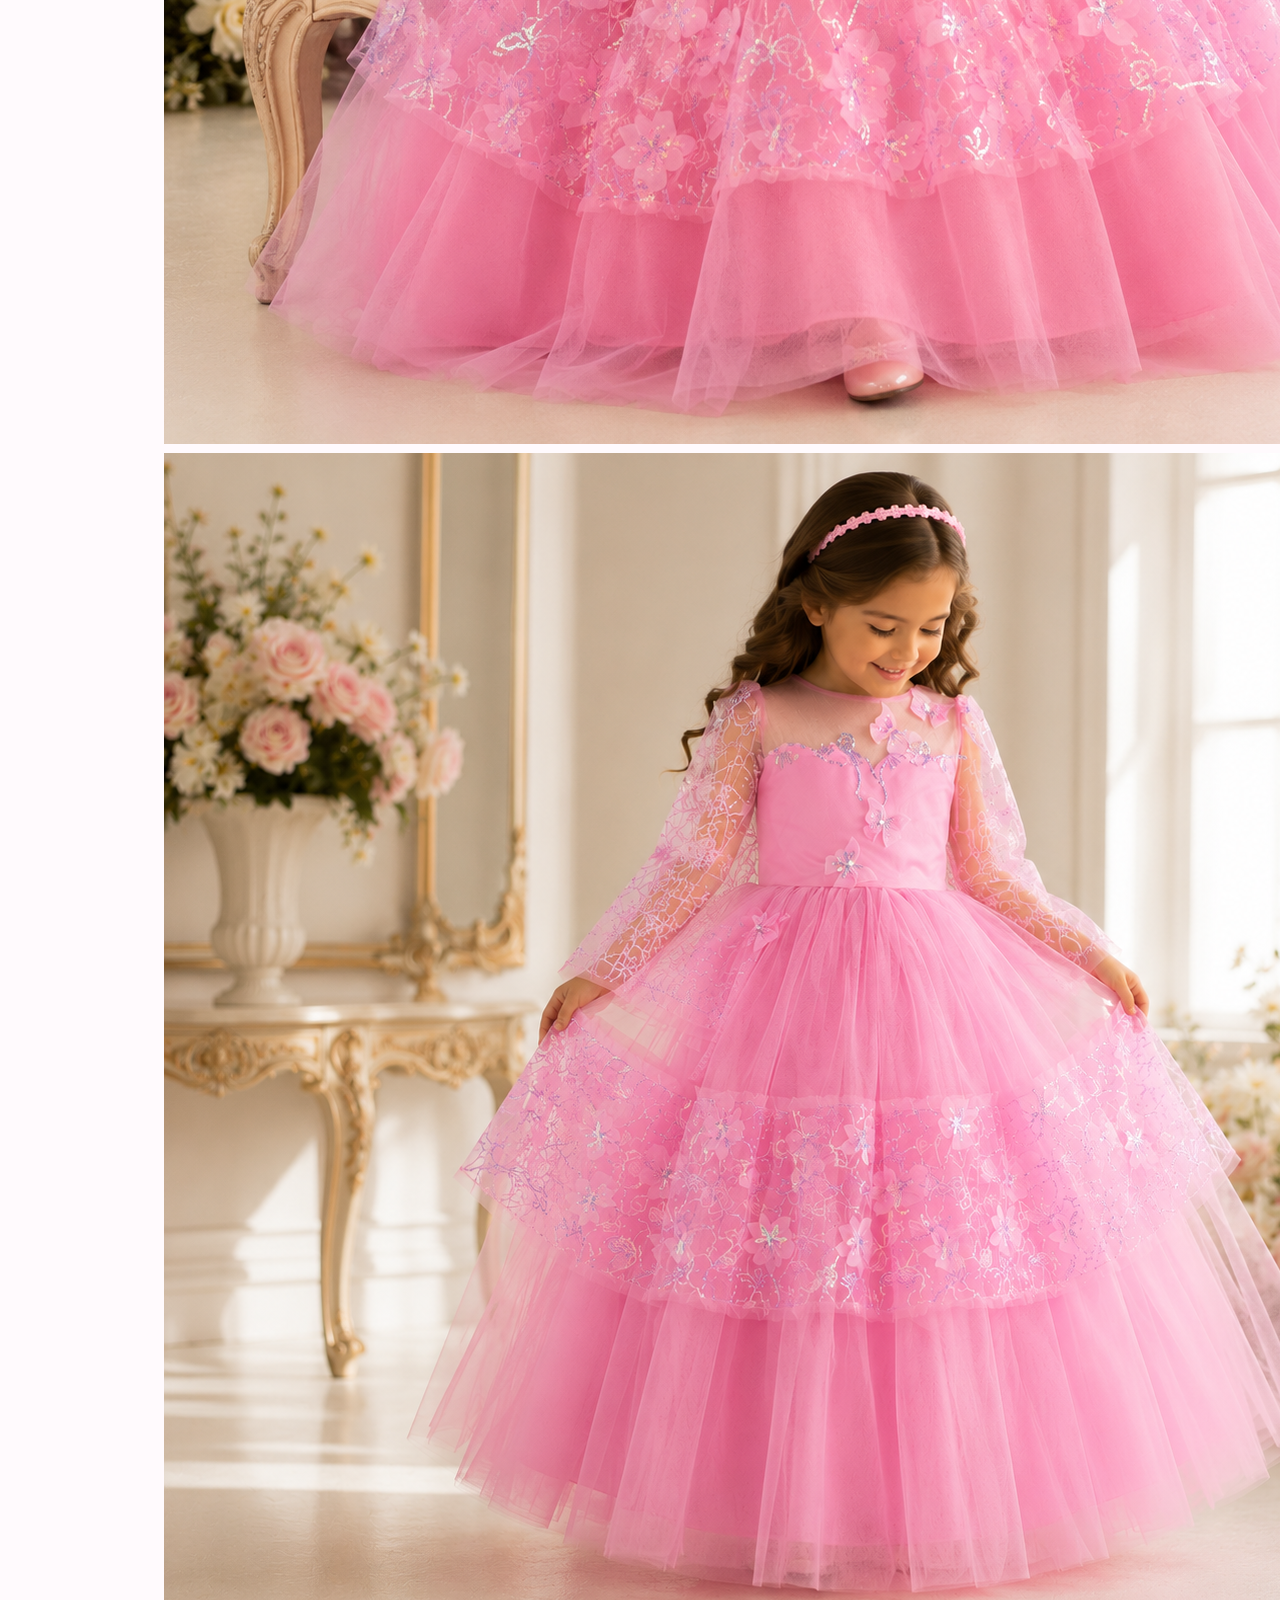
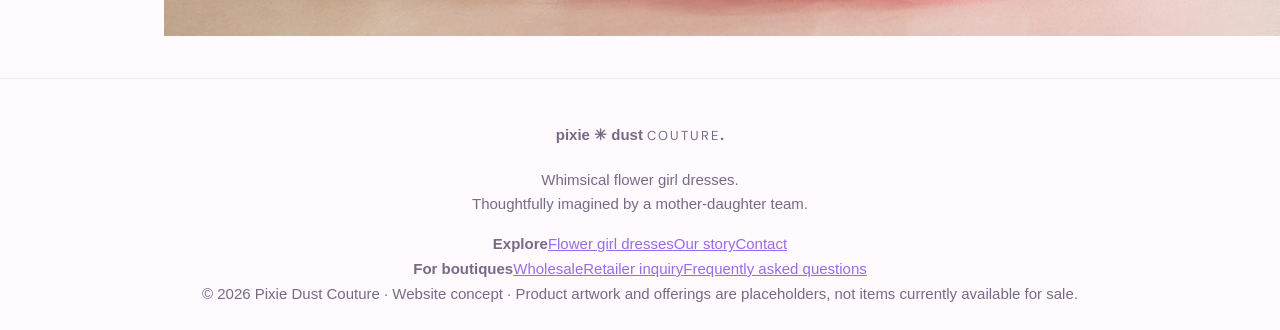
<file: dresses/daydream.html>
<!doctype html><html lang="en"><head><meta charset="utf-8"><meta name="viewport" content="width=device-width,initial-scale=1"><title>The Blossom Dress | Pixie Dust Couture Flower Girl Dresses</title><meta name="description" content="Soft blush tulle and a romantic silhouette. Explore this Pixie Dust Couture flower girl dress concept."><meta name="robots" content="index,follow"><link rel="stylesheet" href="../style.css"><link rel="preconnect" href="https://fonts.googleapis.com"><link rel="preconnect" href="https://fonts.gstatic.com" crossorigin><link href="https://fonts.googleapis.com/css2?family=DM+Sans:wght@400;500;600;700&family=DM+Serif+Display:ital@0;1&display=swap" rel="stylesheet"></head><body><div class="announcement">Little dresses, big magic ✳ An independent occasionwear label</div><header><a class="logo" href="../index.html">pixie <i>✳</i> dust.</a><nav class="nav"><a href="../flower-girl-dresses.html">The Collection</a><a href="../about.html">Our Story</a><a href="../wholesale.html">For Retailers</a><a class="pill" href="../contact.html">Say Hello ↗</a></nav></header><main><section class="page-hero"><span class="eyebrow">Flower girl dress concept</span><h1>The Blossom Dress</h1><p>Soft blush tulle and a romantic silhouette.</p><div class="mini-pixie" aria-hidden="true"><svg viewBox="0 0 190 225" role="img" aria-label="Whimsical pixie with wings and wand"><defs><linearGradient id="wing" x1="0" y1="0" x2="1" y2="1"><stop stop-color="#fffaf0" stop-opacity=".96"/><stop offset="1" stop-color="#d9c5e9" stop-opacity=".72"/></linearGradient></defs><g stroke="#b69aab" stroke-width="1.5"><path d="M89 104 C34 38 17 91 78 129 C23 114 32 176 94 135" fill="url(#wing)"/><path d="M99 104 C154 38 172 91 111 129 C165 114 157 176 95 135" fill="url(#wing)"/></g><path d="M84 125 Q94 111 105 125 L121 168 Q96 180 70 168Z" fill="#c4b9d2"/><path d="M85 168 L77 197 M105 168 L113 197" stroke="#ae8e82" stroke-width="5" stroke-linecap="round"/><path d="M78 198 L65 202 M112 198 L125 202" stroke="#a891a9" stroke-width="5" stroke-linecap="round"/><path d="M78 125 L51 147 M109 124 L141 93" stroke="#ae8e82" stroke-width="5" stroke-linecap="round"/><circle cx="96" cy="87" r="24" fill="#f5d9c8"/><path d="M73 86 Q66 55 95 58 Q124 55 120 88 Q109 75 105 72 Q92 85 73 86" fill="#947669"/><circle cx="88" cy="90" r="2" fill="#68575b"/><circle cx="104" cy="90" r="2" fill="#68575b"/><path d="M91 101 Q97 105 103 100" fill="none" stroke="#ae7b83" stroke-width="1.5"/><path d="M141 93 L166 46" stroke="#b39872" stroke-width="3" stroke-linecap="round"/><path d="M166 29 L170 42 L184 46 L170 50 L166 64 L161 50 L147 46 L161 42Z" fill="#e8c780"/><g fill="#e4c78c"><circle cx="149" cy="31" r="3"/><circle cx="182" cy="29" r="2"/><circle cx="179" cy="66" r="3"/><circle cx="139" cy="59" r="2"/></g></svg></div></section><section class="content detail-grid"><div class="detail-art" style="background:#f8e9e5"><img class="uploaded-photo" src="../images/daydream.webp" alt="Pixie Dust Couture daydream flower girl dress" onerror="this.style.display='none'"><svg viewBox="0 0 280 350" xmlns="http://www.w3.org/2000/svg" role="img" aria-label="Illustration of flower girl dress">
    <defs><linearGradient id="g7" x1="0" x2="1" y1="0" y2="1"><stop stop-color="#efc9c9"/><stop offset="1" stop-color="#f9e8e1"/></linearGradient></defs>
    <ellipse cx="140" cy="326" rx="77" ry="9" fill="#8f7771" opacity=".10"/>
    <path d="M126 37 L154 37 L161 67 L177 81 L171 125 L109 125 L103 81 L119 67Z" fill="#efc9c9" stroke="#b88992" stroke-opacity=".38"/>
    <path d="M108 82 Q86 79 80 105 Q77 119 95 120 L112 103 M172 82 Q194 79 200 105 Q203 119 185 120 L168 103" fill="#f9e8e1" opacity=".9"/>
    <path d="M110 120 Q100 157 84 192 Q62 251 43 310 Q140 336 237 310 Q218 251 196 192 Q180 157 170 120Z" fill="url(#g7)" stroke="#b88992" stroke-opacity=".36" stroke-width="1.4"/>
    <path d="M115 121 Q110 196 79 315 M140 123 L140 323 M165 121 Q170 196 201 315" stroke="white" stroke-width="2.5" opacity=".36" fill="none"/>
    <path d="M110 121 Q140 134 170 121" fill="none" stroke="#b88992" stroke-width="5" opacity=".7"/>
    <path d="M125 38 Q140 55 155 38" fill="none" stroke="#fff" stroke-width="5" opacity=".9"/>
    <g fill="#b88992" opacity=".75"><circle cx="122" cy="121" r="3"/><circle cx="140" cy="124" r="3"/><circle cx="158" cy="121" r="3"/></g>
    <g fill="#fff" opacity=".68"><circle cx="100" cy="239" r="3"/><circle cx="175" cy="267" r="2.5"/><circle cx="150" cy="209" r="2"/><circle cx="205" cy="288" r="3"/></g></svg></div><div><span class="tag">Concept collection</span><h2>The Blossom Dress</h2><p>Soft blush tulle and a romantic silhouette. Designed with a whimsical, elevated sensibility for weddings and special celebrations.</p><p>Materials, sizes, pricing, production lead times and availability will be published once finalized.</p><a class="cta" href="../contact.html">Ask about this style ↗</a><p><a class="textlink" href="../flower-girl-dresses.html">← Back to all dresses</a></p></div></section>

<section class="photo-gallery"><h2>Every little detail</h2><p>See the silhouette, embroidery and finishing touches.</p><div class="photo-grid"><a href="../images/daydream.webp" target="_blank" class="gallery-item"><img loading="lazy" src="../images/daydream.webp" alt="Daydream dress detail" onerror="this.closest('a').remove()"></a><a href="../images/daydream-2.webp" target="_blank" class="gallery-item"><img loading="lazy" src="../images/daydream-2.webp" alt="Daydream dress detail" onerror="this.closest('a').remove()"></a><a href="../images/daydream-3.webp" target="_blank" class="gallery-item"><img loading="lazy" src="../images/daydream-3.webp" alt="Daydream dress detail" onerror="this.closest('a').remove()"></a><a href="../images/daydream-4.png" target="_blank" class="gallery-item"><img loading="lazy" src="../images/daydream-4.png" alt="Daydream dress detail" onerror="this.closest('a').remove()"></a><a href="../images/daydream-5.png" target="_blank" class="gallery-item"><img loading="lazy" src="../images/daydream-5.png" alt="Daydream dress detail" onerror="this.closest('a').remove()"></a><a href="../images/daydream-6.png" target="_blank" class="gallery-item"><img loading="lazy" src="../images/daydream-6.png" alt="Daydream dress detail" onerror="this.closest('a').remove()"></a><a href="../images/daydream-7.png" target="_blank" class="gallery-item"><img loading="lazy" src="../images/daydream-7.png" alt="Daydream dress detail" onerror="this.closest('a').remove()"></a></div></section></main><footer class="footer"><div><h4>pixie ✳ dust <small style="font:normal 13px DM Sans, sans-serif;letter-spacing:2px;text-transform:uppercase">couture</small>.</h4><p>Whimsical flower girl dresses.<br>Thoughtfully imagined by a mother-daughter team.</p></div><div><b>Explore</b><a href="../flower-girl-dresses.html">Flower girl dresses</a><a href="../about.html">Our story</a><a href="../contact.html">Contact</a></div><div><b>For boutiques</b><a href="../wholesale.html">Wholesale</a><a href="../contact.html">Retailer inquiry</a><a href="../faq.html">Frequently asked questions</a></div><div class="copyright">© 2026 Pixie Dust Couture · Website concept · Product artwork and offerings are placeholders, not items currently available for sale.</div></footer><script src="../site.js"></script></body></html>
</file>
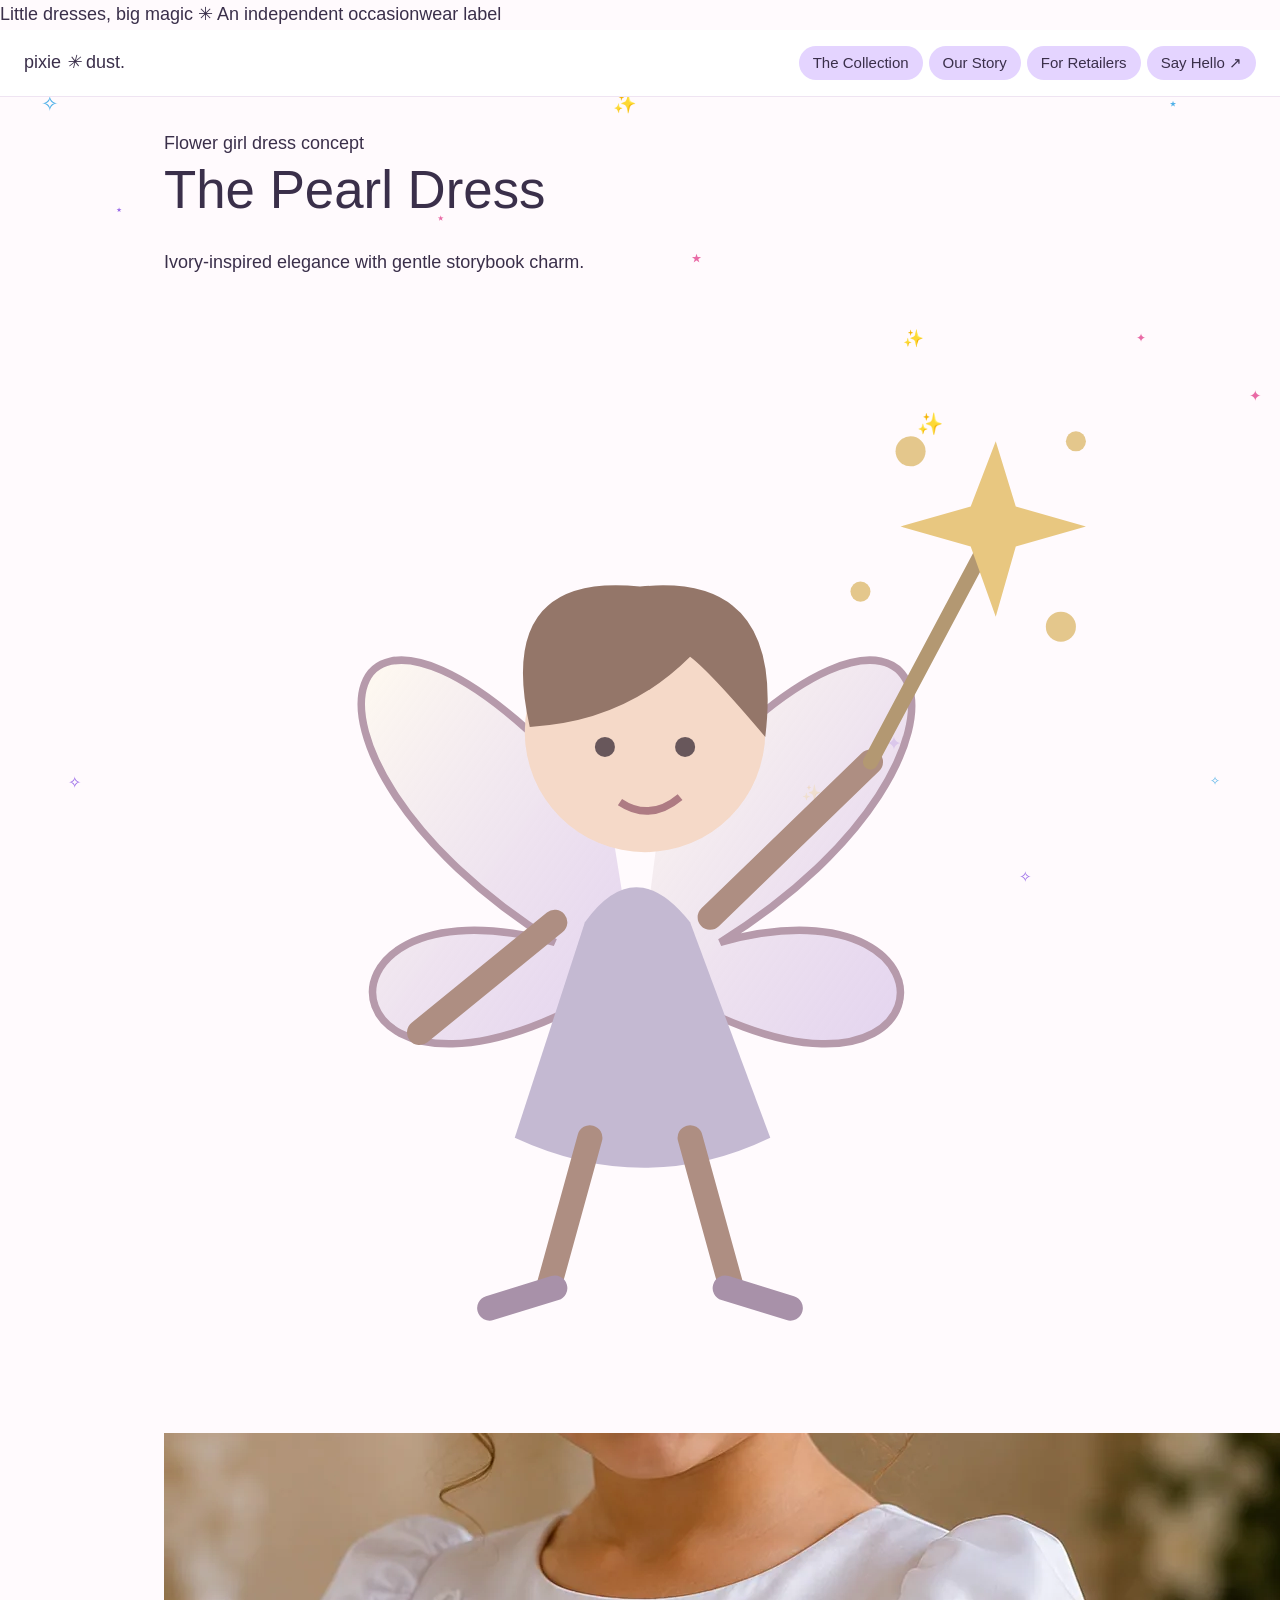
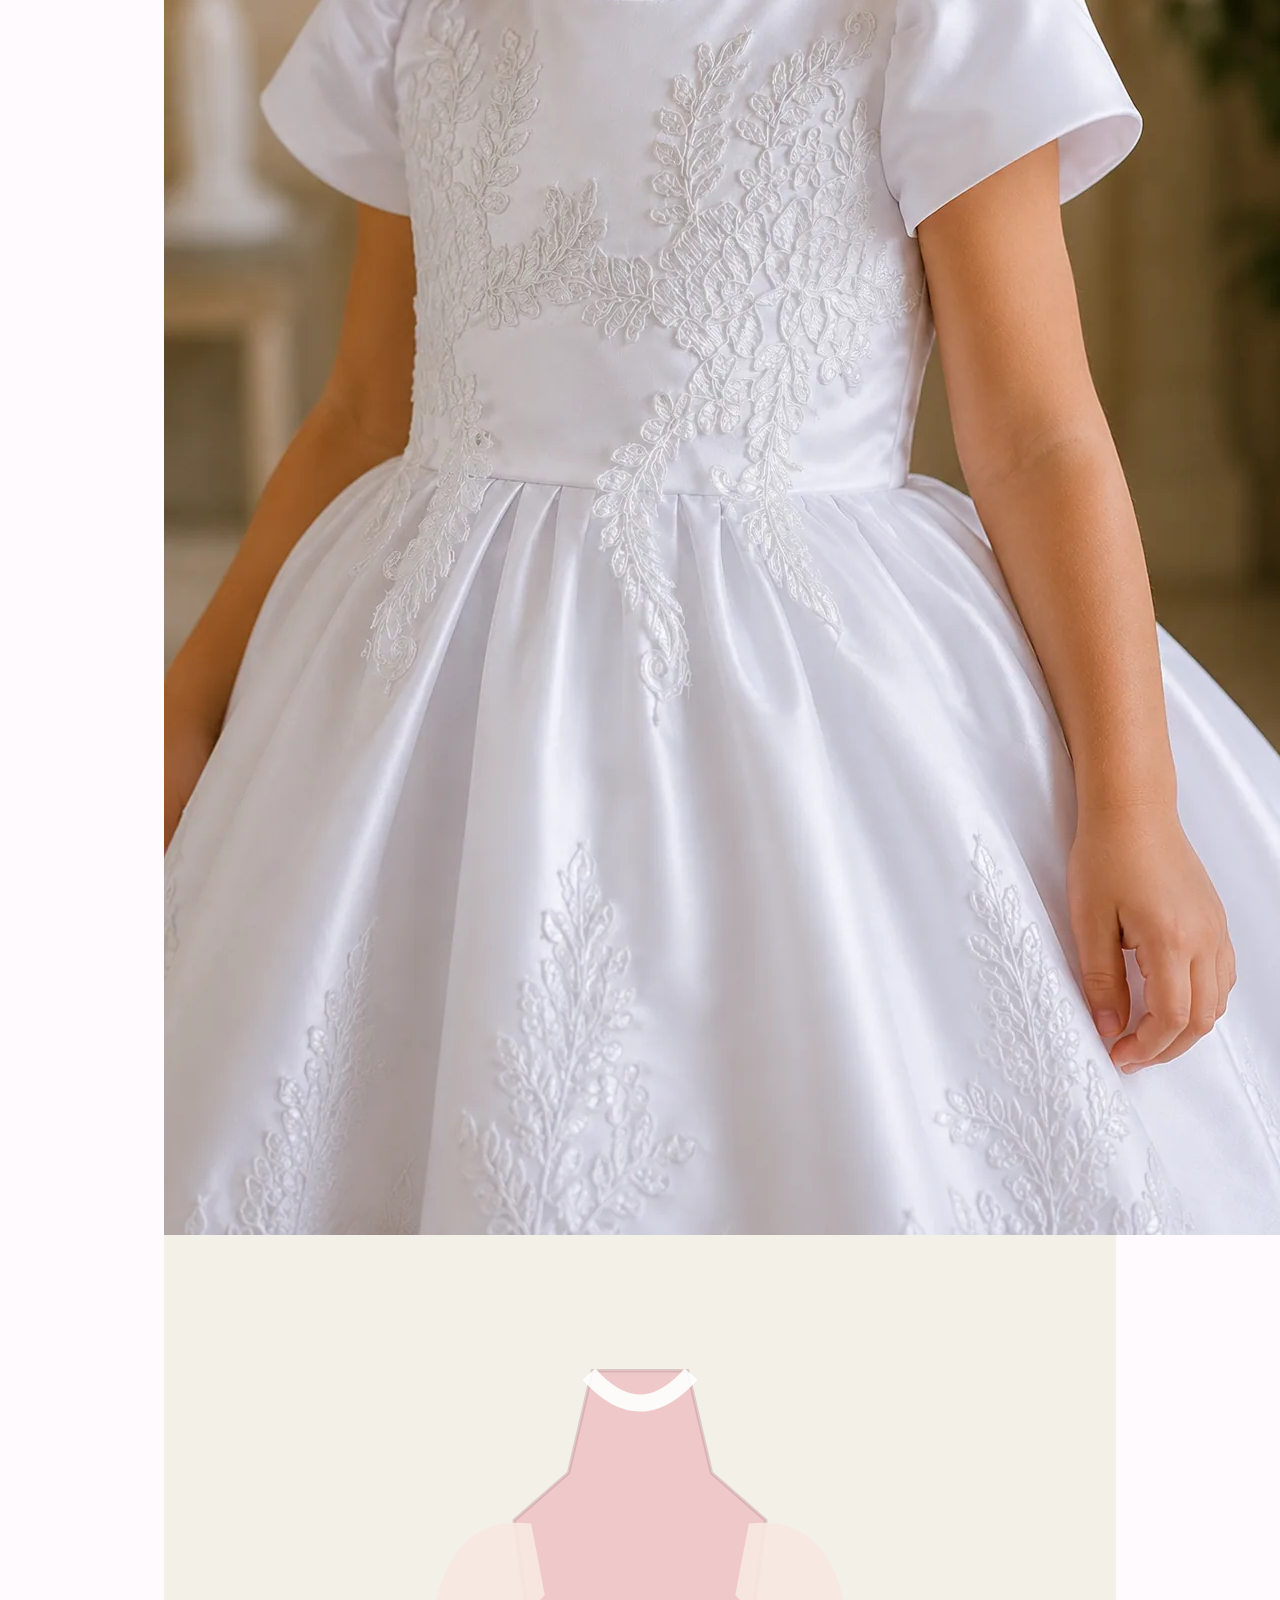
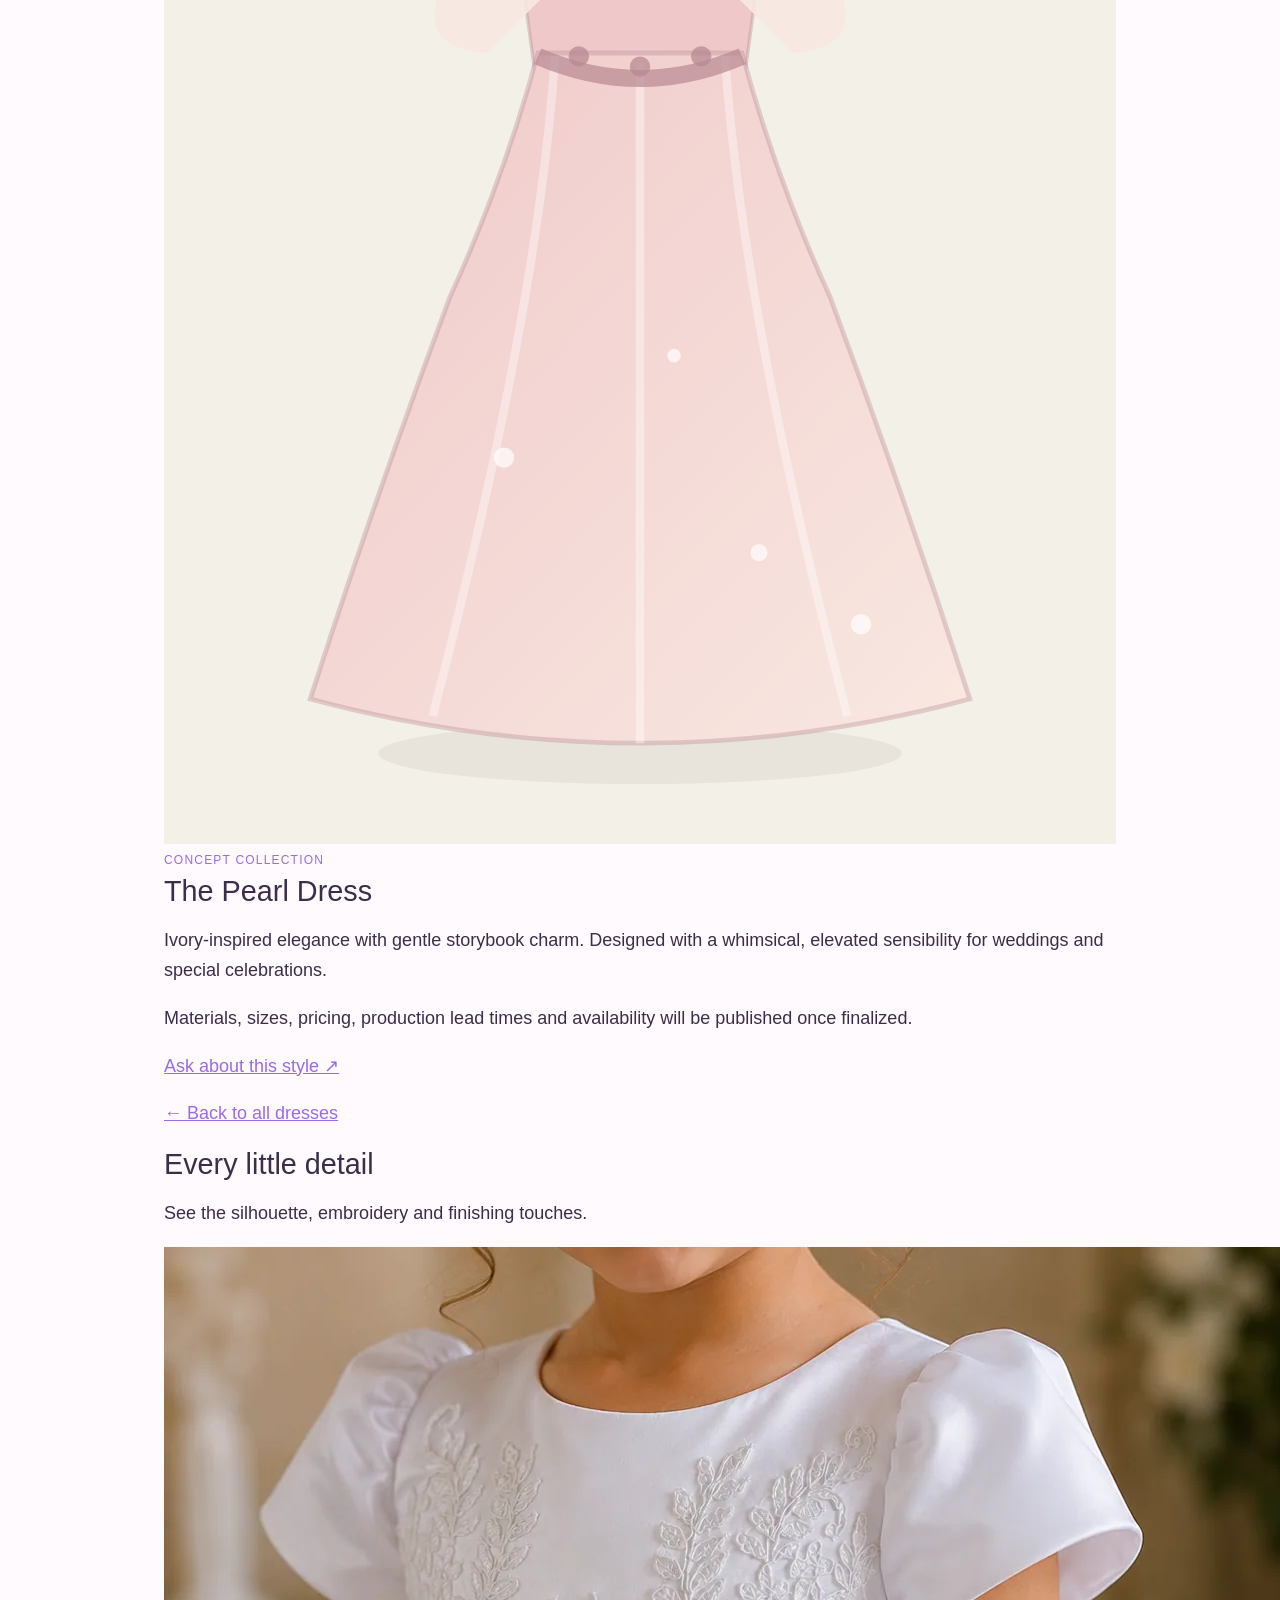
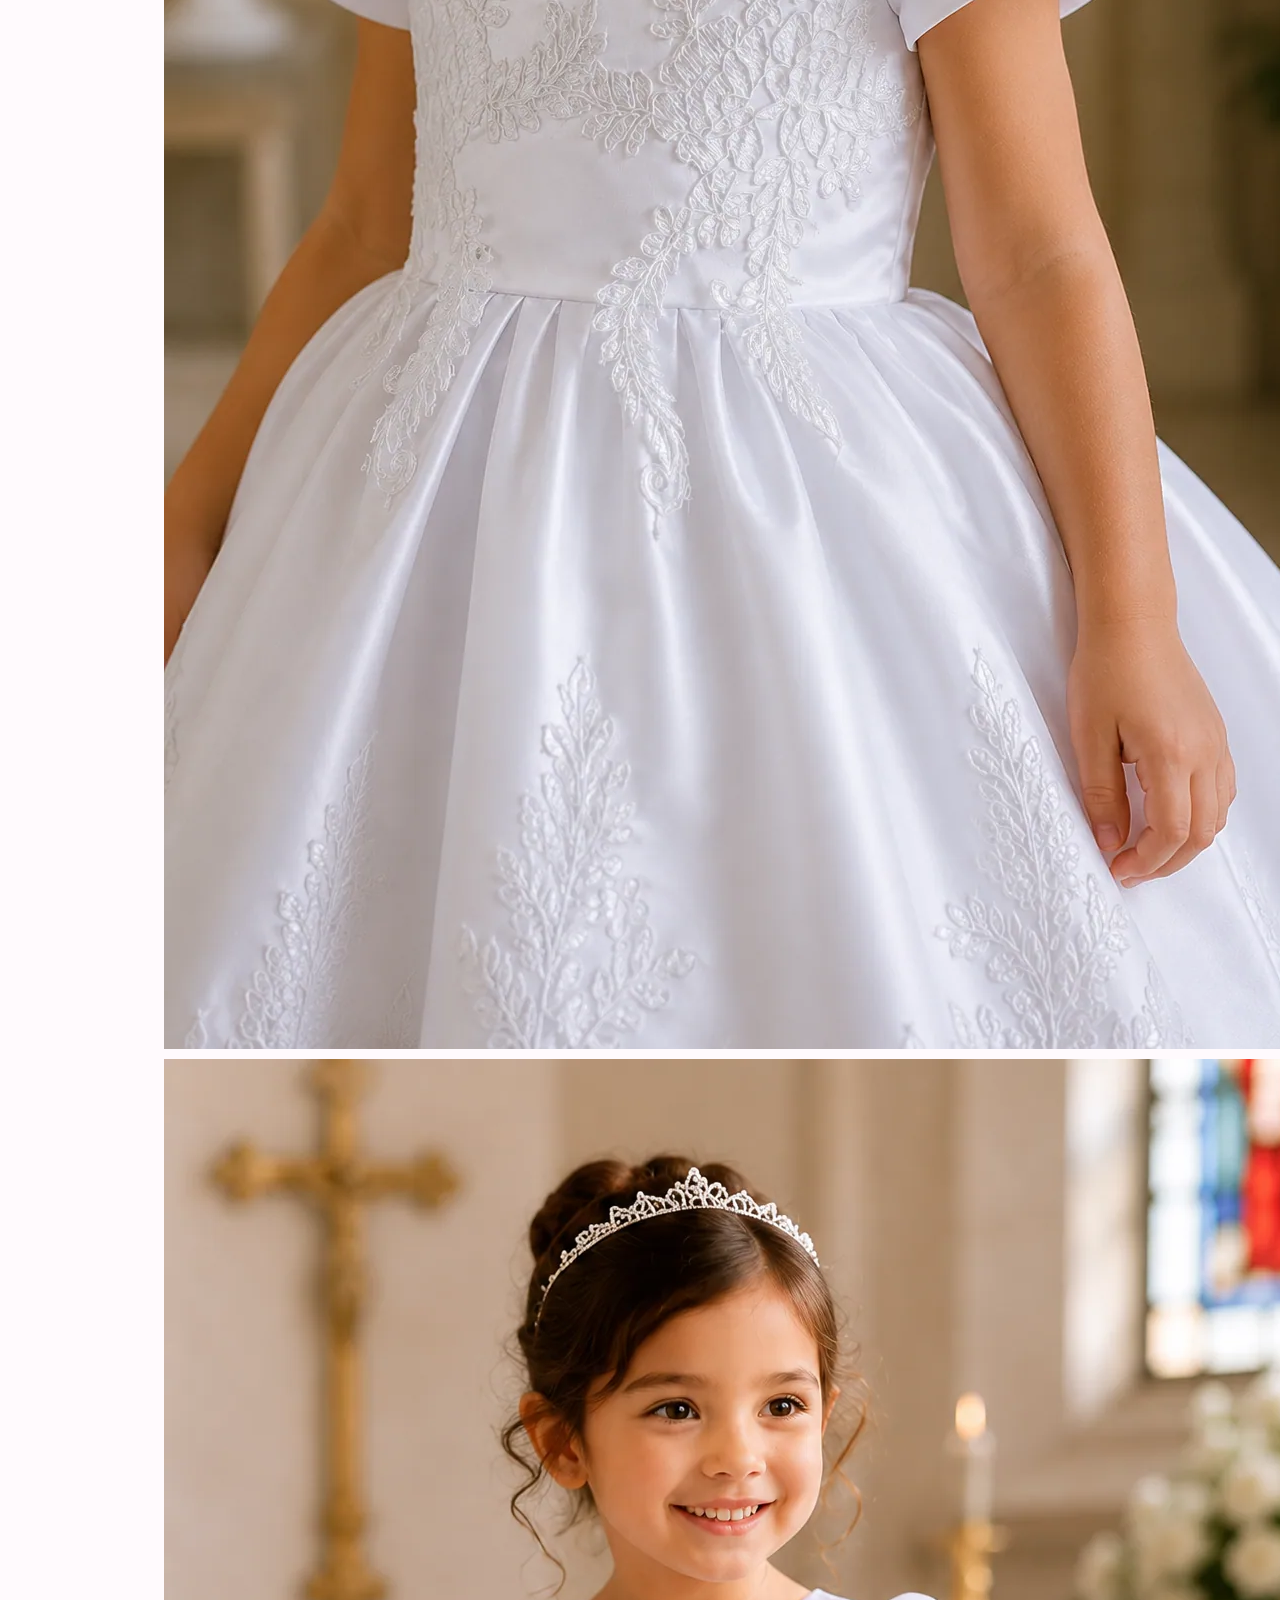
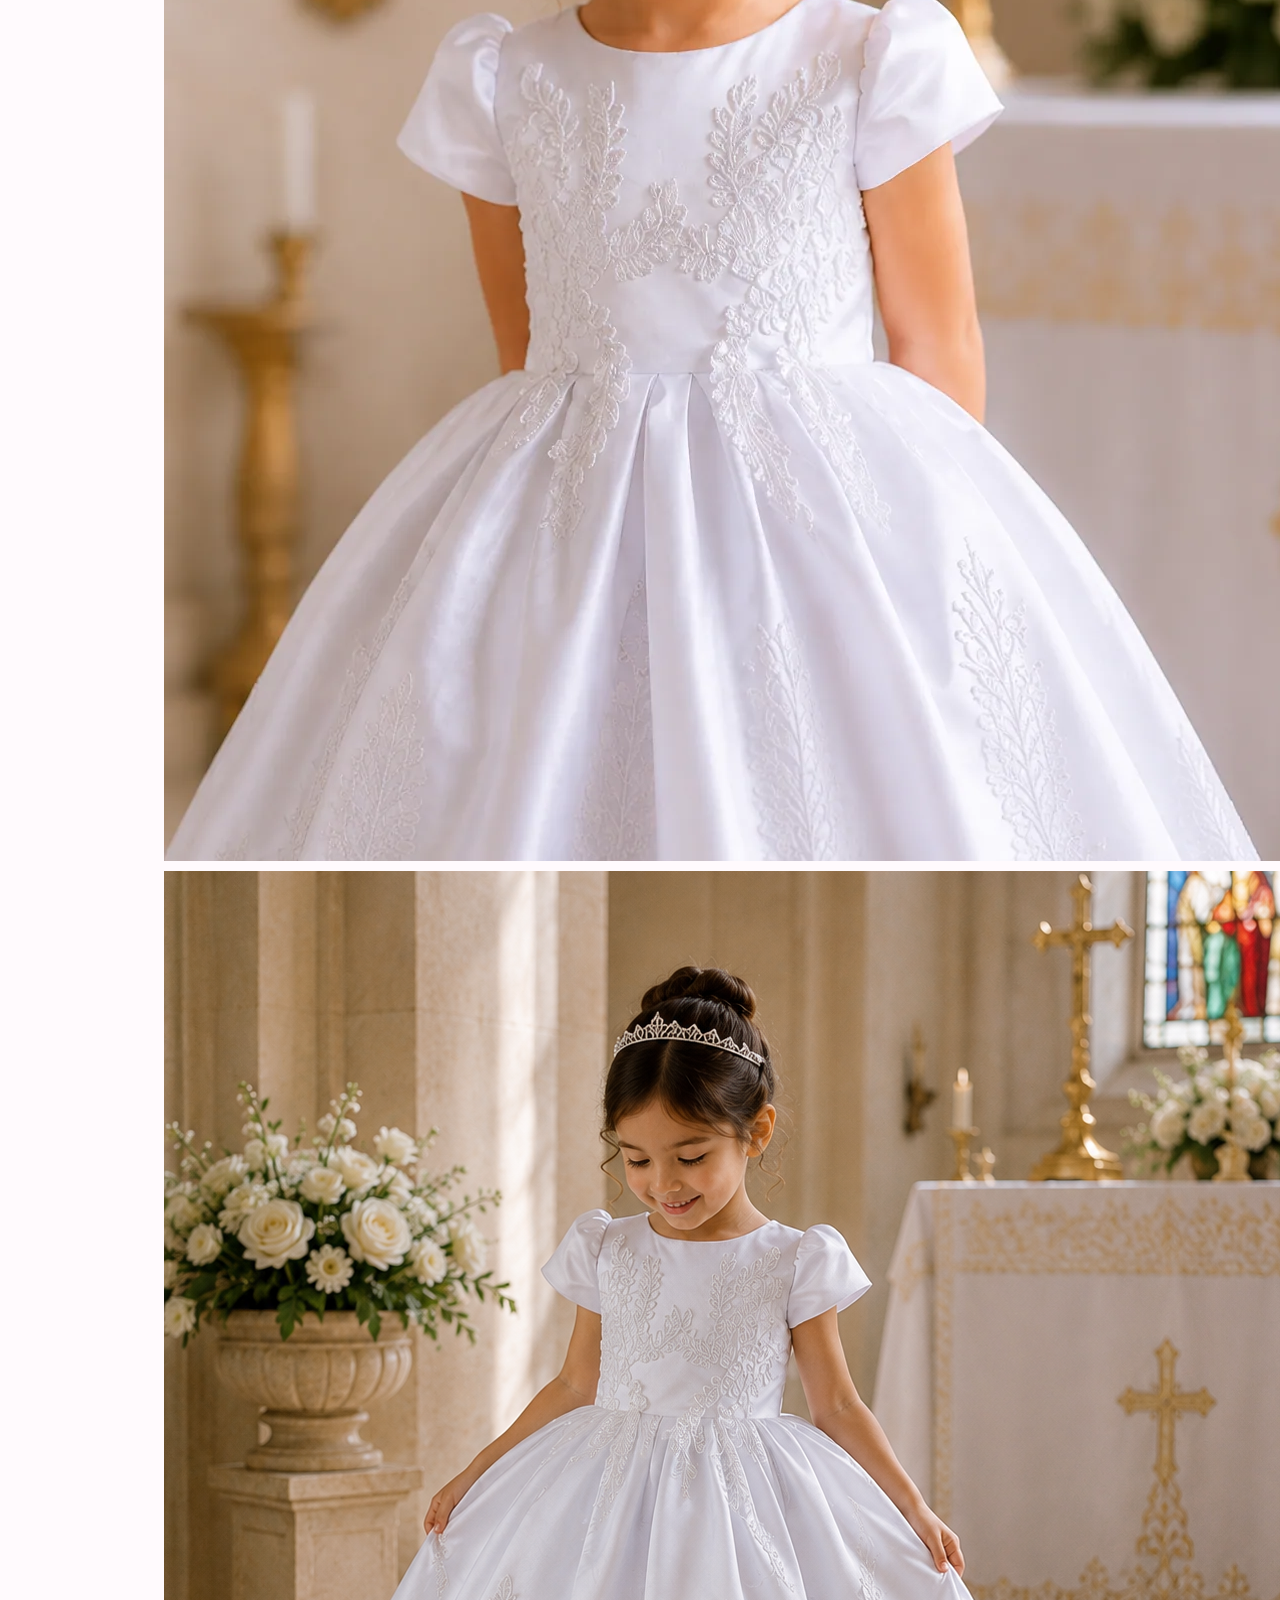
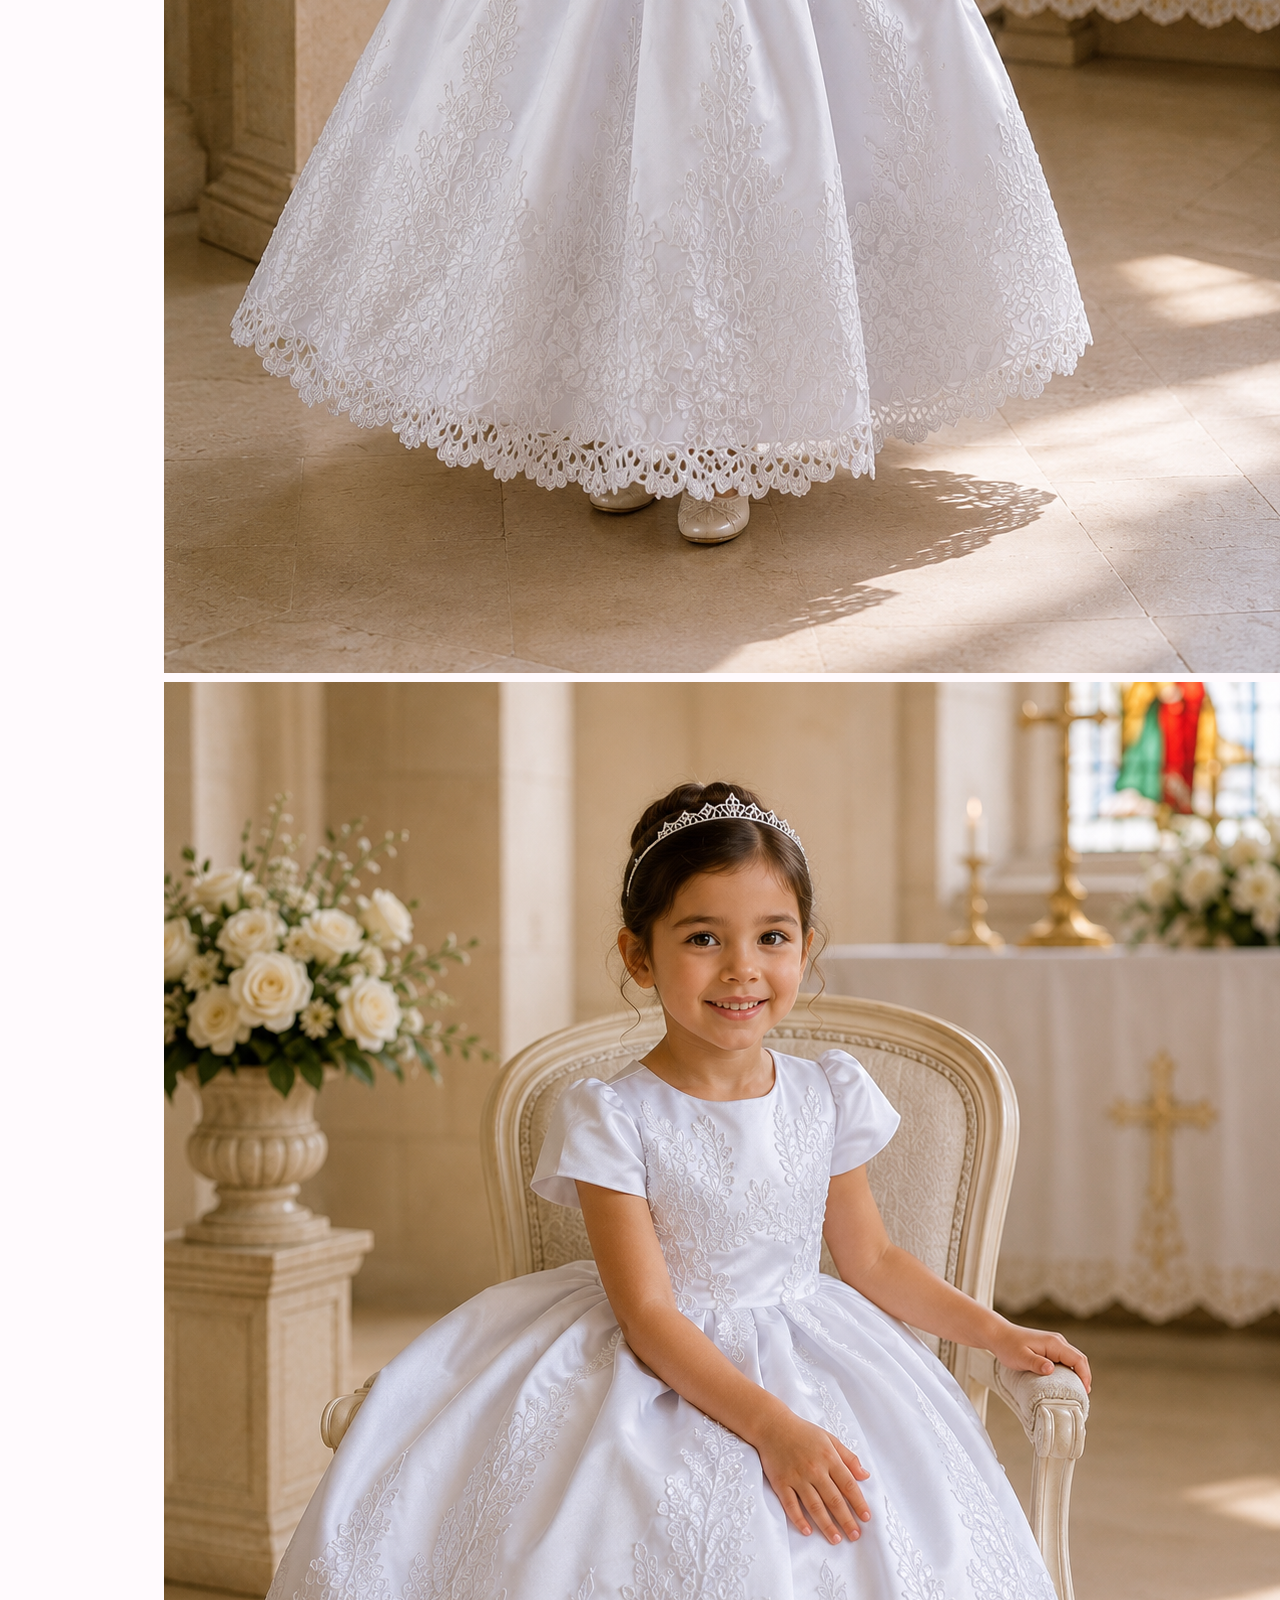
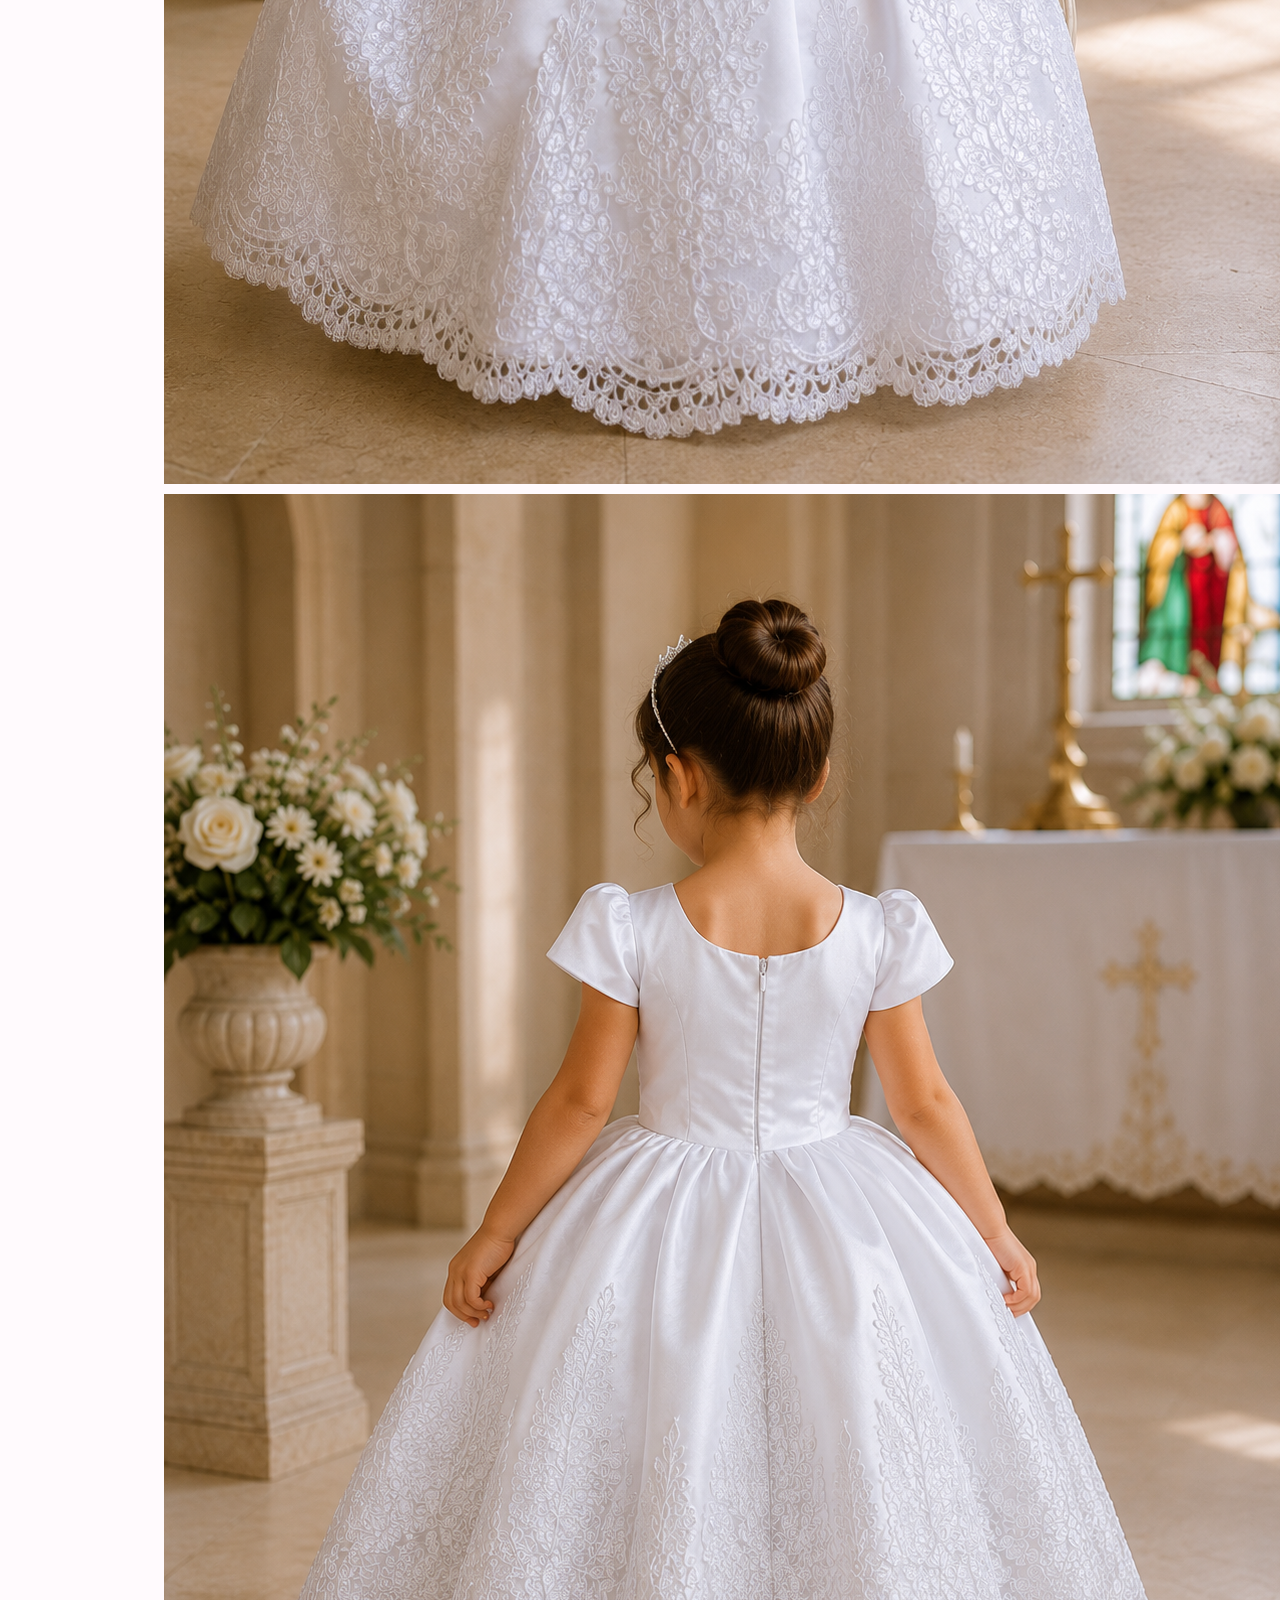
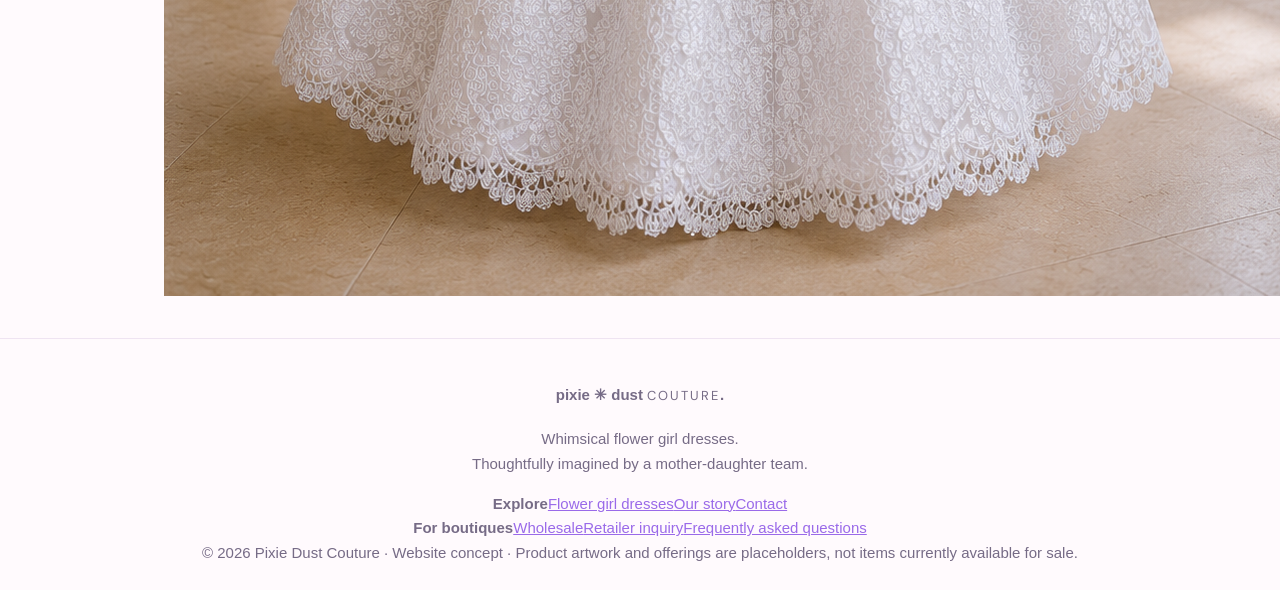
<file: dresses/moonbeam.html>
<!doctype html><html lang="en"><head><meta charset="utf-8"><meta name="viewport" content="width=device-width,initial-scale=1"><title>The Pearl Dress | Pixie Dust Couture Flower Girl Dresses</title><meta name="description" content="Ivory-inspired elegance with gentle storybook charm. Explore this Pixie Dust Couture flower girl dress concept."><meta name="robots" content="index,follow"><link rel="stylesheet" href="../style.css"><link rel="preconnect" href="https://fonts.googleapis.com"><link rel="preconnect" href="https://fonts.gstatic.com" crossorigin><link href="https://fonts.googleapis.com/css2?family=DM+Sans:wght@400;500;600;700&family=DM+Serif+Display:ital@0;1&display=swap" rel="stylesheet"></head><body><div class="announcement">Little dresses, big magic ✳ An independent occasionwear label</div><header><a class="logo" href="../index.html">pixie <i>✳</i> dust.</a><nav class="nav"><a href="../flower-girl-dresses.html">The Collection</a><a href="../about.html">Our Story</a><a href="../wholesale.html">For Retailers</a><a class="pill" href="../contact.html">Say Hello ↗</a></nav></header><main><section class="page-hero"><span class="eyebrow">Flower girl dress concept</span><h1>The Pearl Dress</h1><p>Ivory-inspired elegance with gentle storybook charm.</p><div class="mini-pixie" aria-hidden="true"><svg viewBox="0 0 190 225" role="img" aria-label="Whimsical pixie with wings and wand"><defs><linearGradient id="wing" x1="0" y1="0" x2="1" y2="1"><stop stop-color="#fffaf0" stop-opacity=".96"/><stop offset="1" stop-color="#d9c5e9" stop-opacity=".72"/></linearGradient></defs><g stroke="#b69aab" stroke-width="1.5"><path d="M89 104 C34 38 17 91 78 129 C23 114 32 176 94 135" fill="url(#wing)"/><path d="M99 104 C154 38 172 91 111 129 C165 114 157 176 95 135" fill="url(#wing)"/></g><path d="M84 125 Q94 111 105 125 L121 168 Q96 180 70 168Z" fill="#c4b9d2"/><path d="M85 168 L77 197 M105 168 L113 197" stroke="#ae8e82" stroke-width="5" stroke-linecap="round"/><path d="M78 198 L65 202 M112 198 L125 202" stroke="#a891a9" stroke-width="5" stroke-linecap="round"/><path d="M78 125 L51 147 M109 124 L141 93" stroke="#ae8e82" stroke-width="5" stroke-linecap="round"/><circle cx="96" cy="87" r="24" fill="#f5d9c8"/><path d="M73 86 Q66 55 95 58 Q124 55 120 88 Q109 75 105 72 Q92 85 73 86" fill="#947669"/><circle cx="88" cy="90" r="2" fill="#68575b"/><circle cx="104" cy="90" r="2" fill="#68575b"/><path d="M91 101 Q97 105 103 100" fill="none" stroke="#ae7b83" stroke-width="1.5"/><path d="M141 93 L166 46" stroke="#b39872" stroke-width="3" stroke-linecap="round"/><path d="M166 29 L170 42 L184 46 L170 50 L166 64 L161 50 L147 46 L161 42Z" fill="#e8c780"/><g fill="#e4c78c"><circle cx="149" cy="31" r="3"/><circle cx="182" cy="29" r="2"/><circle cx="179" cy="66" r="3"/><circle cx="139" cy="59" r="2"/></g></svg></div></section><section class="content detail-grid"><div class="detail-art" style="background:#f3f0e7"><img class="uploaded-photo" src="../images/moonbeam.webp" alt="Pixie Dust Couture moonbeam flower girl dress" onerror="this.style.display='none'"><svg viewBox="0 0 280 350" xmlns="http://www.w3.org/2000/svg" role="img" aria-label="Illustration of flower girl dress">
    <defs><linearGradient id="g7" x1="0" x2="1" y1="0" y2="1"><stop stop-color="#efc9c9"/><stop offset="1" stop-color="#f9e8e1"/></linearGradient></defs>
    <ellipse cx="140" cy="326" rx="77" ry="9" fill="#8f7771" opacity=".10"/>
    <path d="M126 37 L154 37 L161 67 L177 81 L171 125 L109 125 L103 81 L119 67Z" fill="#efc9c9" stroke="#b88992" stroke-opacity=".38"/>
    <path d="M108 82 Q86 79 80 105 Q77 119 95 120 L112 103 M172 82 Q194 79 200 105 Q203 119 185 120 L168 103" fill="#f9e8e1" opacity=".9"/>
    <path d="M110 120 Q100 157 84 192 Q62 251 43 310 Q140 336 237 310 Q218 251 196 192 Q180 157 170 120Z" fill="url(#g7)" stroke="#b88992" stroke-opacity=".36" stroke-width="1.4"/>
    <path d="M115 121 Q110 196 79 315 M140 123 L140 323 M165 121 Q170 196 201 315" stroke="white" stroke-width="2.5" opacity=".36" fill="none"/>
    <path d="M110 121 Q140 134 170 121" fill="none" stroke="#b88992" stroke-width="5" opacity=".7"/>
    <path d="M125 38 Q140 55 155 38" fill="none" stroke="#fff" stroke-width="5" opacity=".9"/>
    <g fill="#b88992" opacity=".75"><circle cx="122" cy="121" r="3"/><circle cx="140" cy="124" r="3"/><circle cx="158" cy="121" r="3"/></g>
    <g fill="#fff" opacity=".68"><circle cx="100" cy="239" r="3"/><circle cx="175" cy="267" r="2.5"/><circle cx="150" cy="209" r="2"/><circle cx="205" cy="288" r="3"/></g></svg></div><div><span class="tag">Concept collection</span><h2>The Pearl Dress</h2><p>Ivory-inspired elegance with gentle storybook charm. Designed with a whimsical, elevated sensibility for weddings and special celebrations.</p><p>Materials, sizes, pricing, production lead times and availability will be published once finalized.</p><a class="cta" href="../contact.html">Ask about this style ↗</a><p><a class="textlink" href="../flower-girl-dresses.html">← Back to all dresses</a></p></div></section>

<section class="photo-gallery"><h2>Every little detail</h2><p>See the silhouette, embroidery and finishing touches.</p><div class="photo-grid"><a href="../images/moonbeam.webp" target="_blank" class="gallery-item"><img loading="lazy" src="../images/moonbeam.webp" alt="Moonbeam dress detail" onerror="this.closest('a').remove()"></a><a href="../images/moonbeam-2.webp" target="_blank" class="gallery-item"><img loading="lazy" src="../images/moonbeam-2.webp" alt="Moonbeam dress detail" onerror="this.closest('a').remove()"></a><a href="../images/moonbeam-3.png" target="_blank" class="gallery-item"><img loading="lazy" src="../images/moonbeam-3.png" alt="Moonbeam dress detail" onerror="this.closest('a').remove()"></a><a href="../images/moonbeam-4.png" target="_blank" class="gallery-item"><img loading="lazy" src="../images/moonbeam-4.png" alt="Moonbeam dress detail" onerror="this.closest('a').remove()"></a><a href="../images/moonbeam-5.png" target="_blank" class="gallery-item"><img loading="lazy" src="../images/moonbeam-5.png" alt="Moonbeam dress detail" onerror="this.closest('a').remove()"></a></div></section></main><footer class="footer"><div><h4>pixie ✳ dust <small style="font:normal 13px DM Sans, sans-serif;letter-spacing:2px;text-transform:uppercase">couture</small>.</h4><p>Whimsical flower girl dresses.<br>Thoughtfully imagined by a mother-daughter team.</p></div><div><b>Explore</b><a href="../flower-girl-dresses.html">Flower girl dresses</a><a href="../about.html">Our story</a><a href="../contact.html">Contact</a></div><div><b>For boutiques</b><a href="../wholesale.html">Wholesale</a><a href="../contact.html">Retailer inquiry</a><a href="../faq.html">Frequently asked questions</a></div><div class="copyright">© 2026 Pixie Dust Couture · Website concept · Product artwork and offerings are placeholders, not items currently available for sale.</div></footer><script src="../site.js"></script></body></html>
</file>
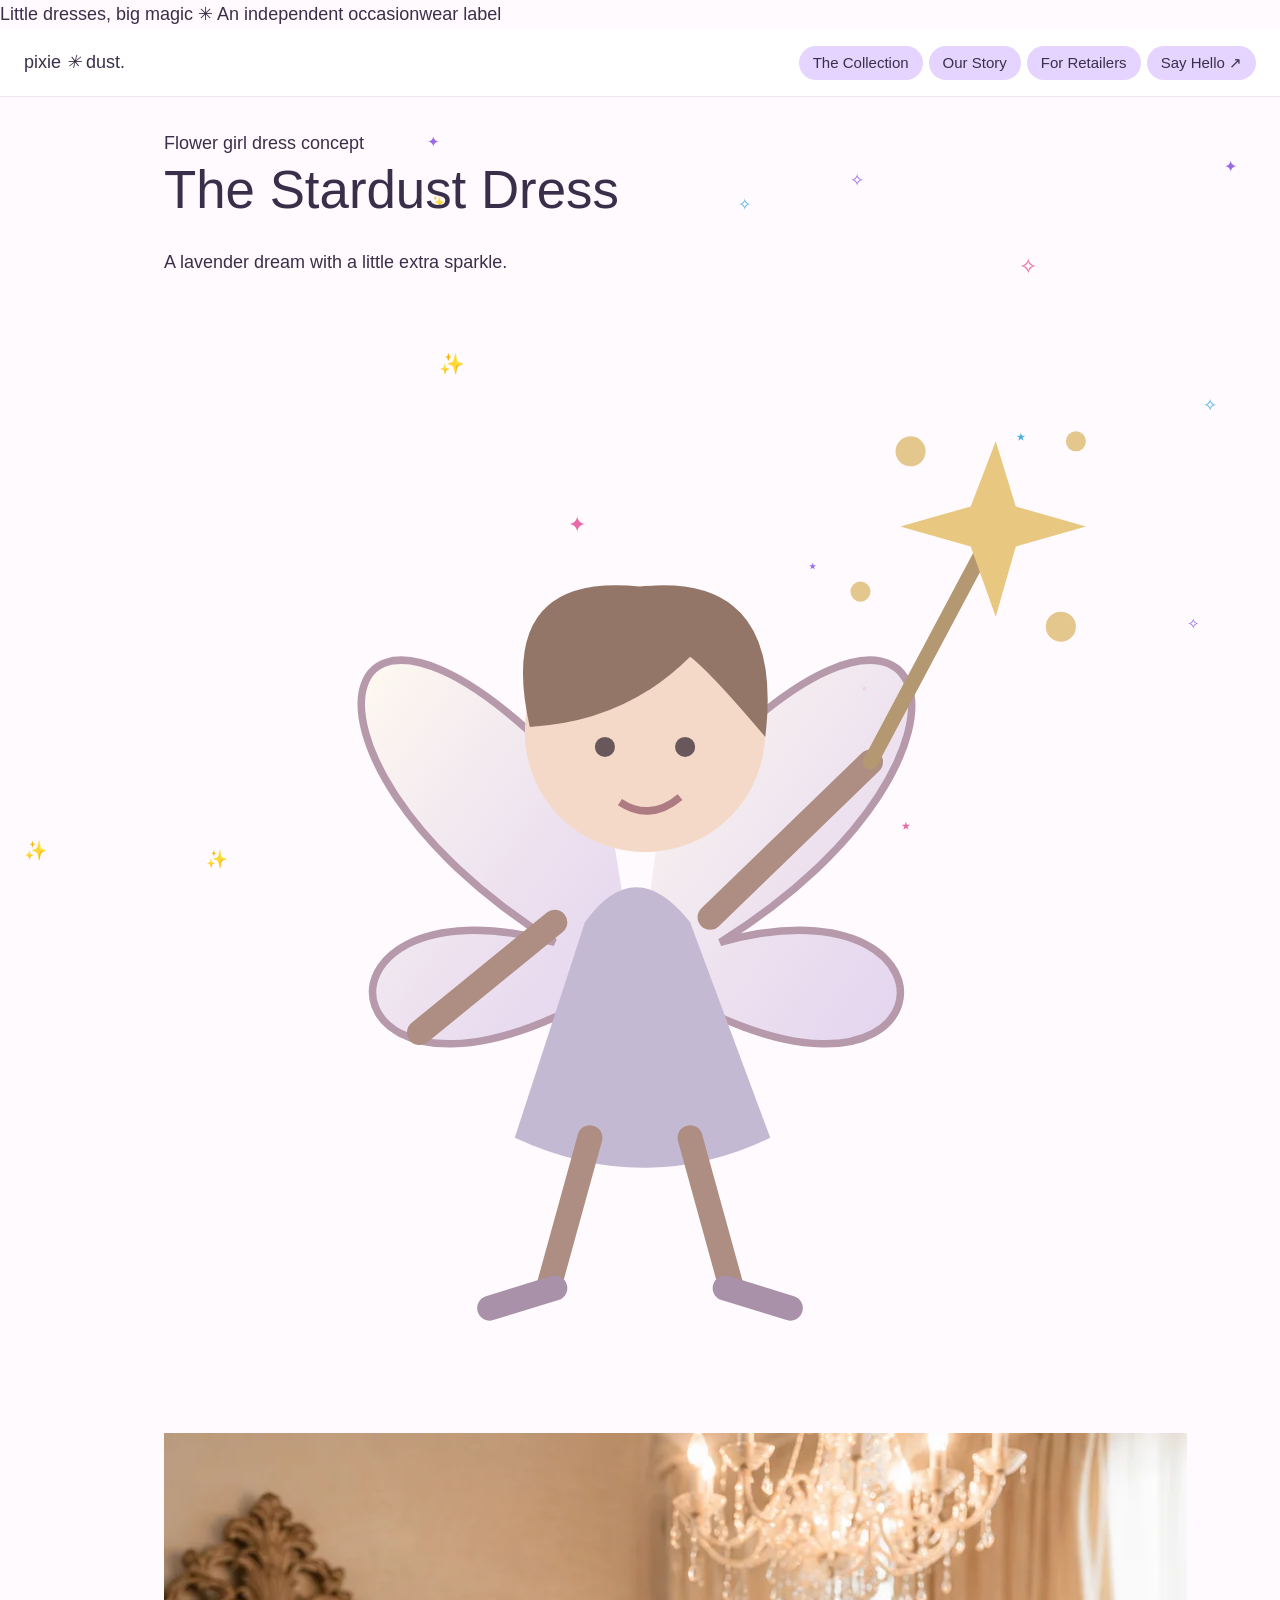
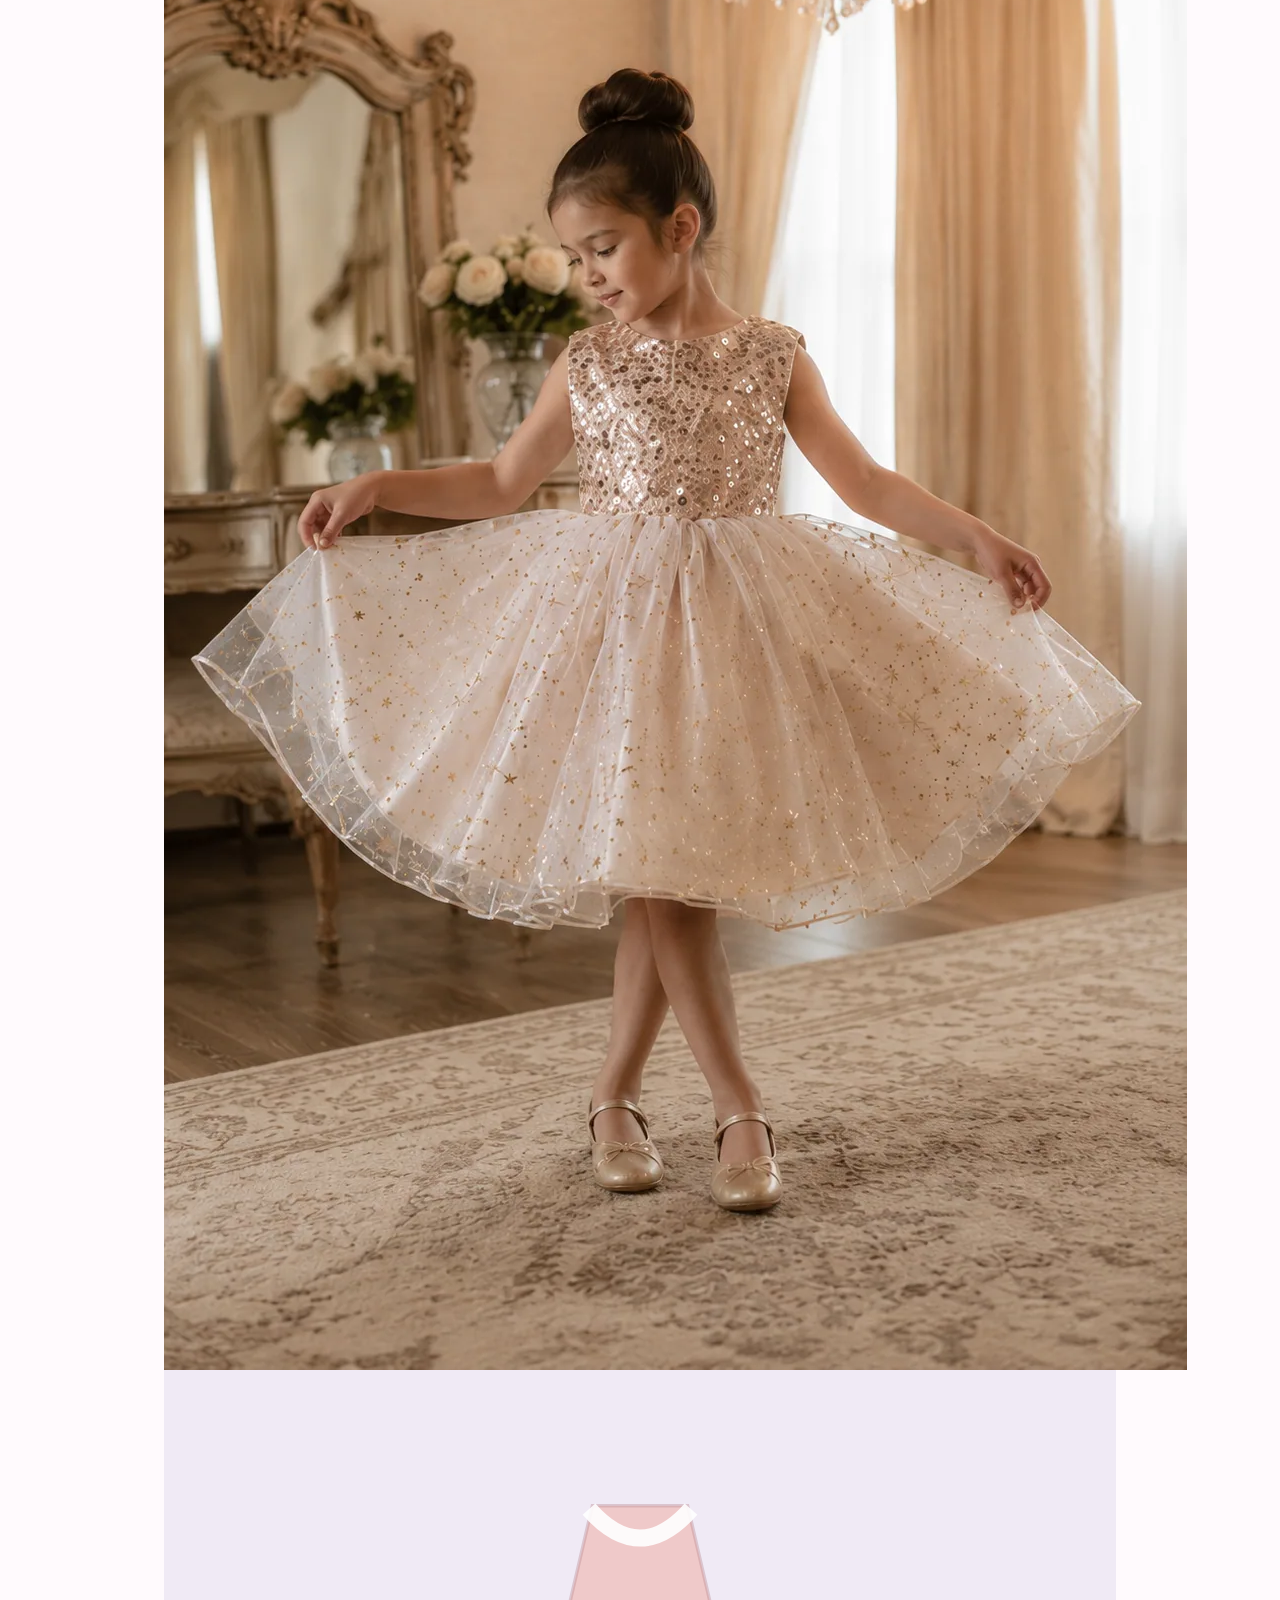
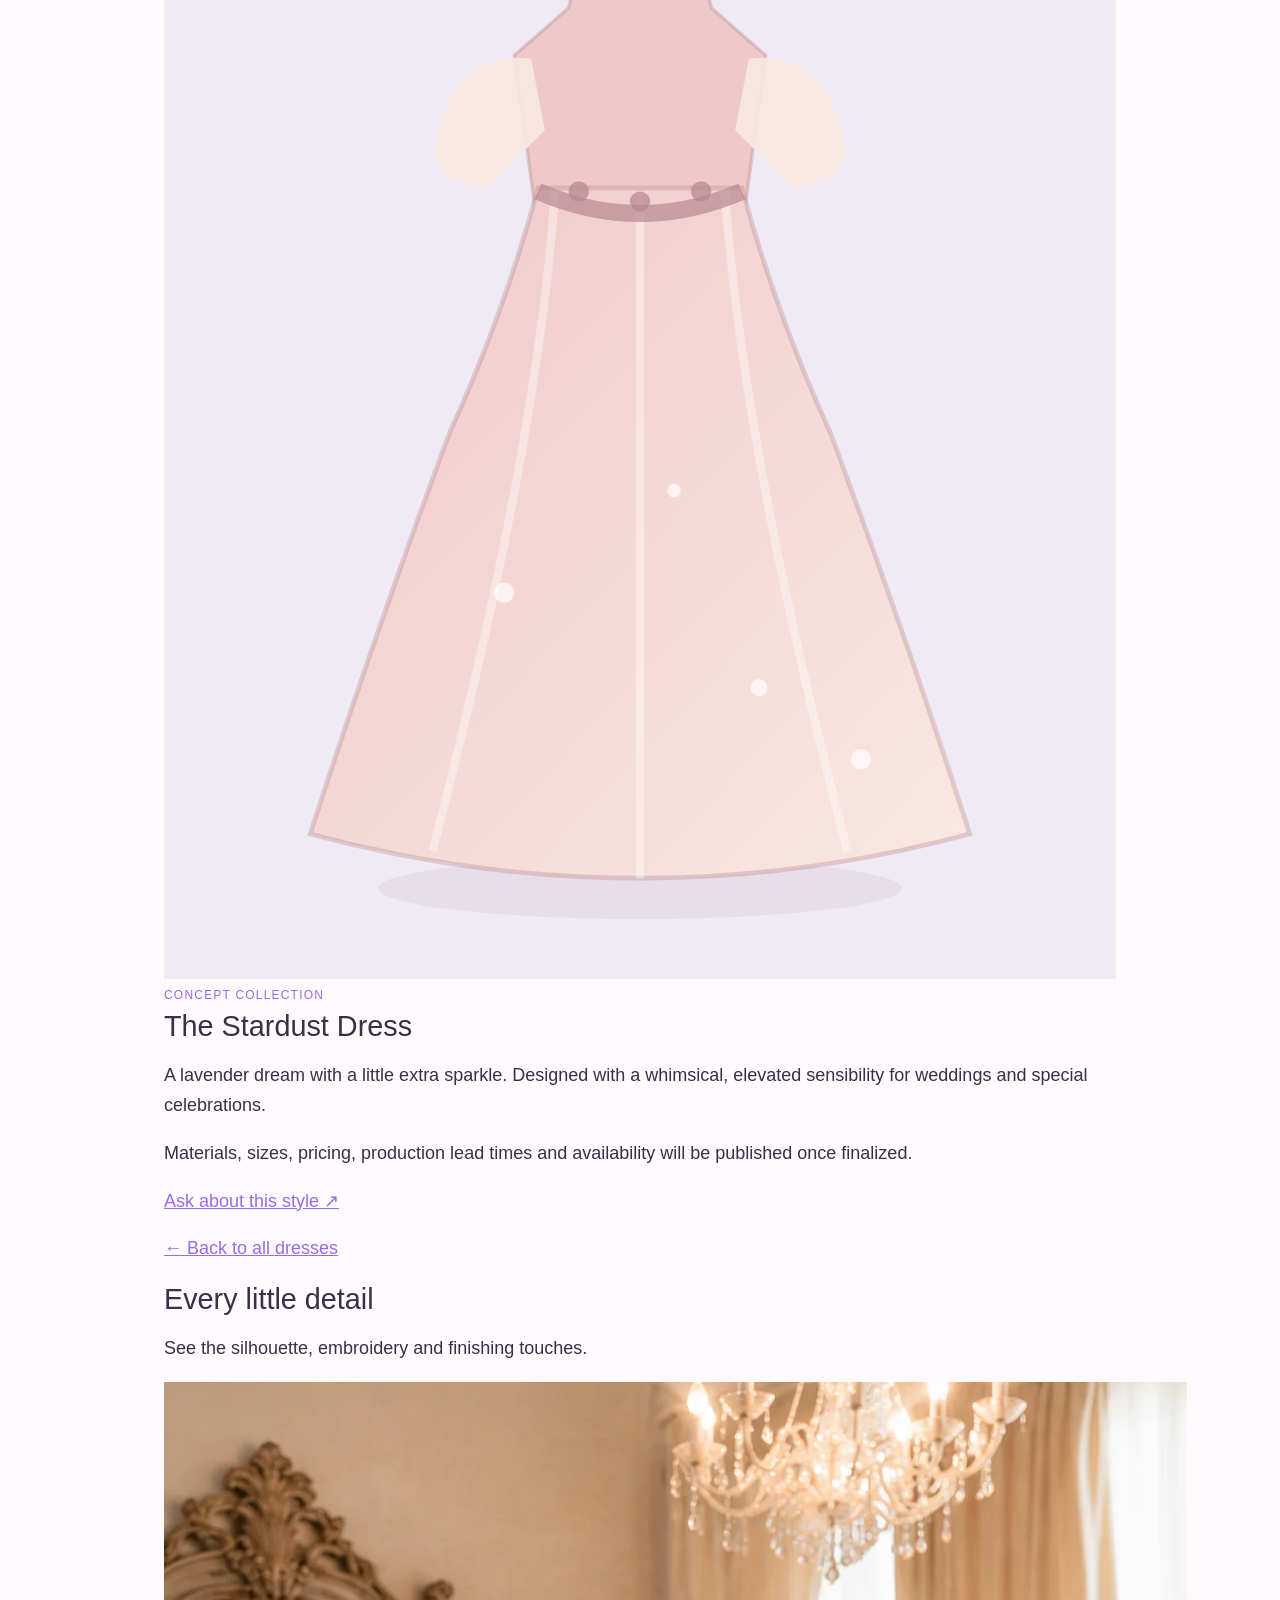
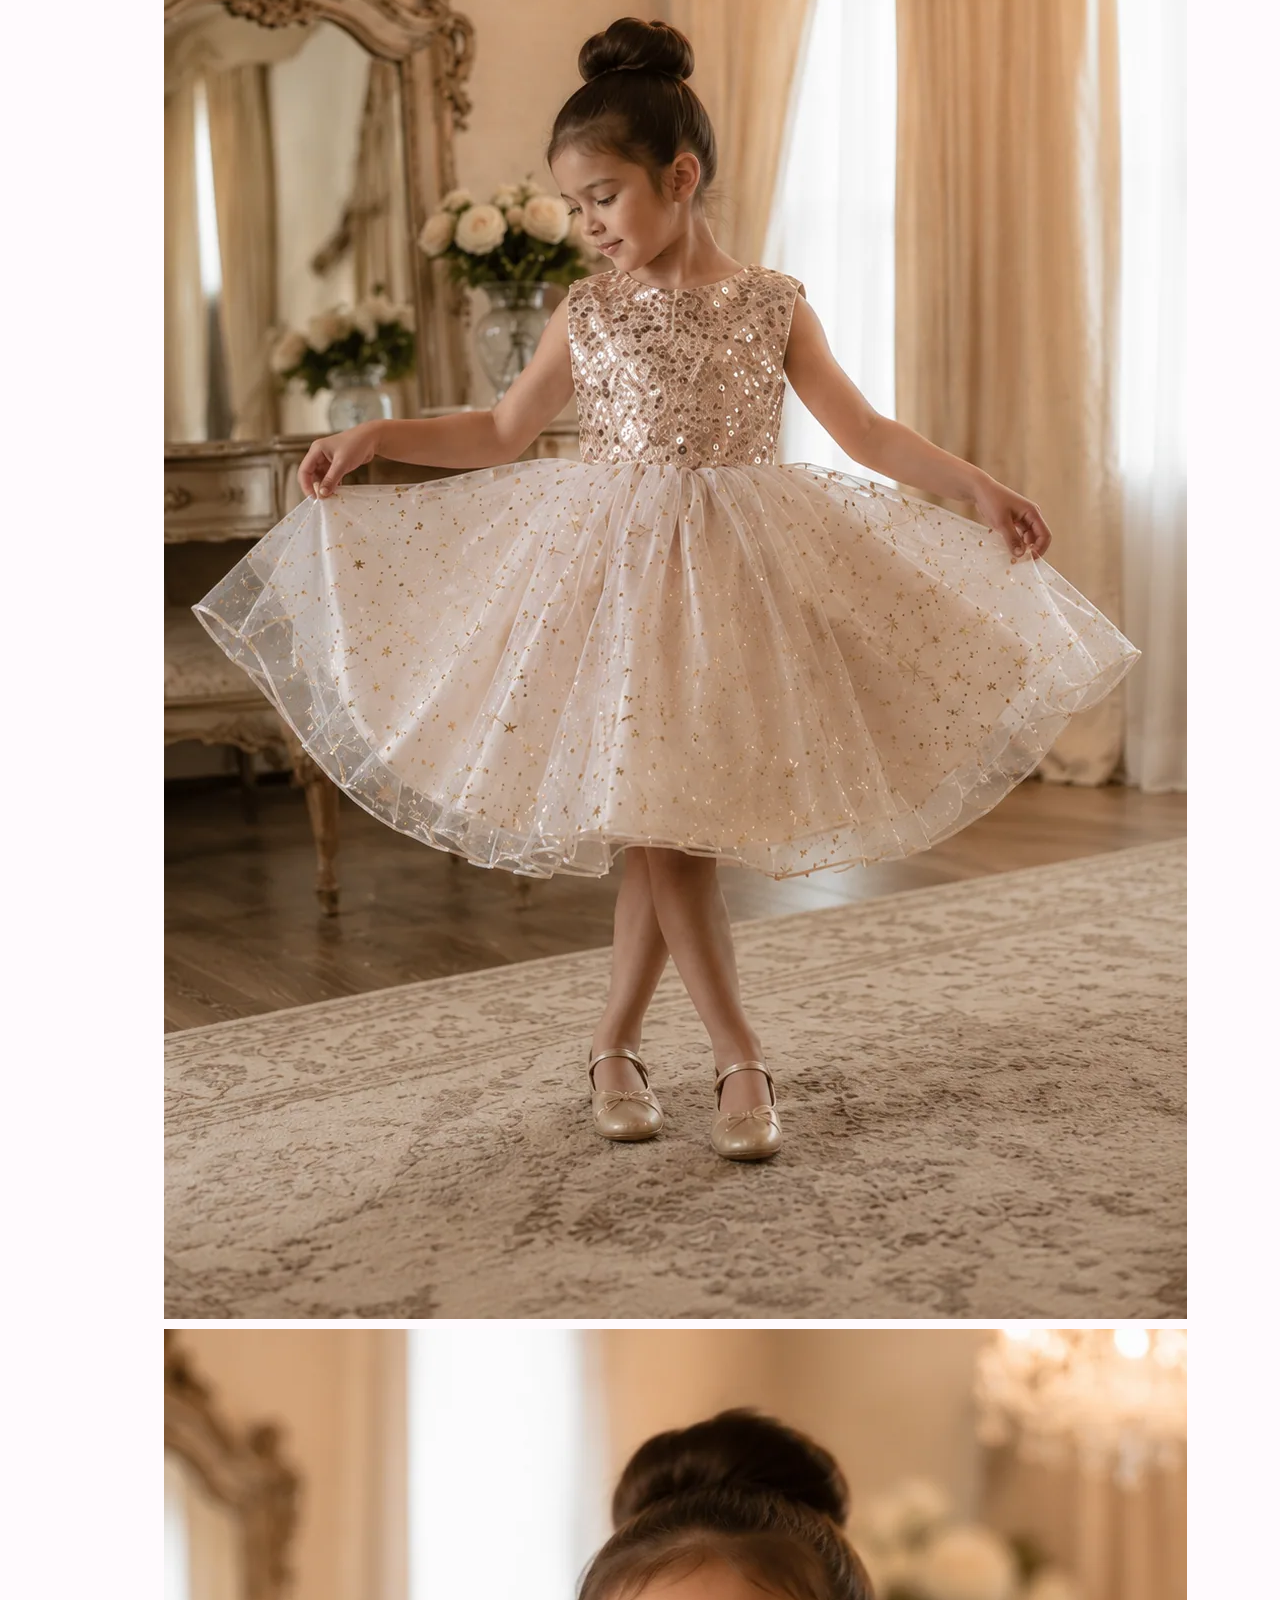
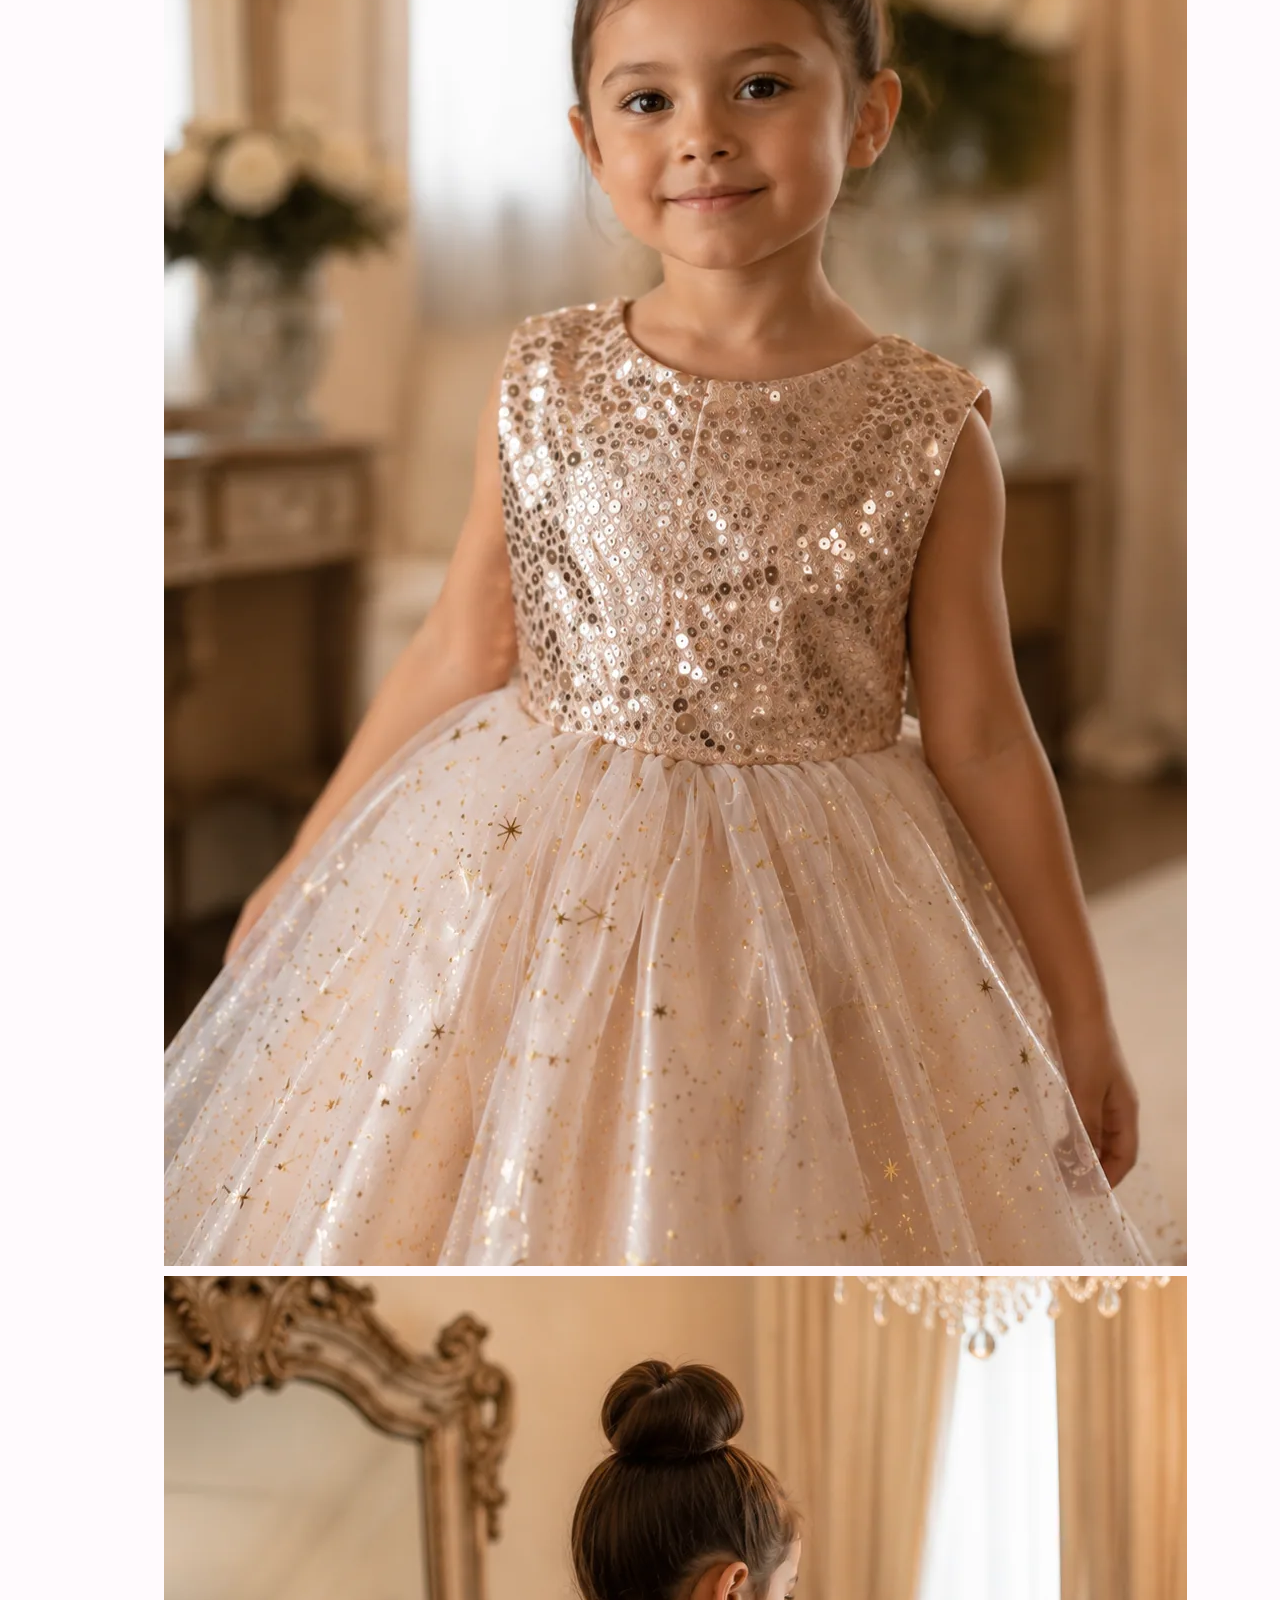
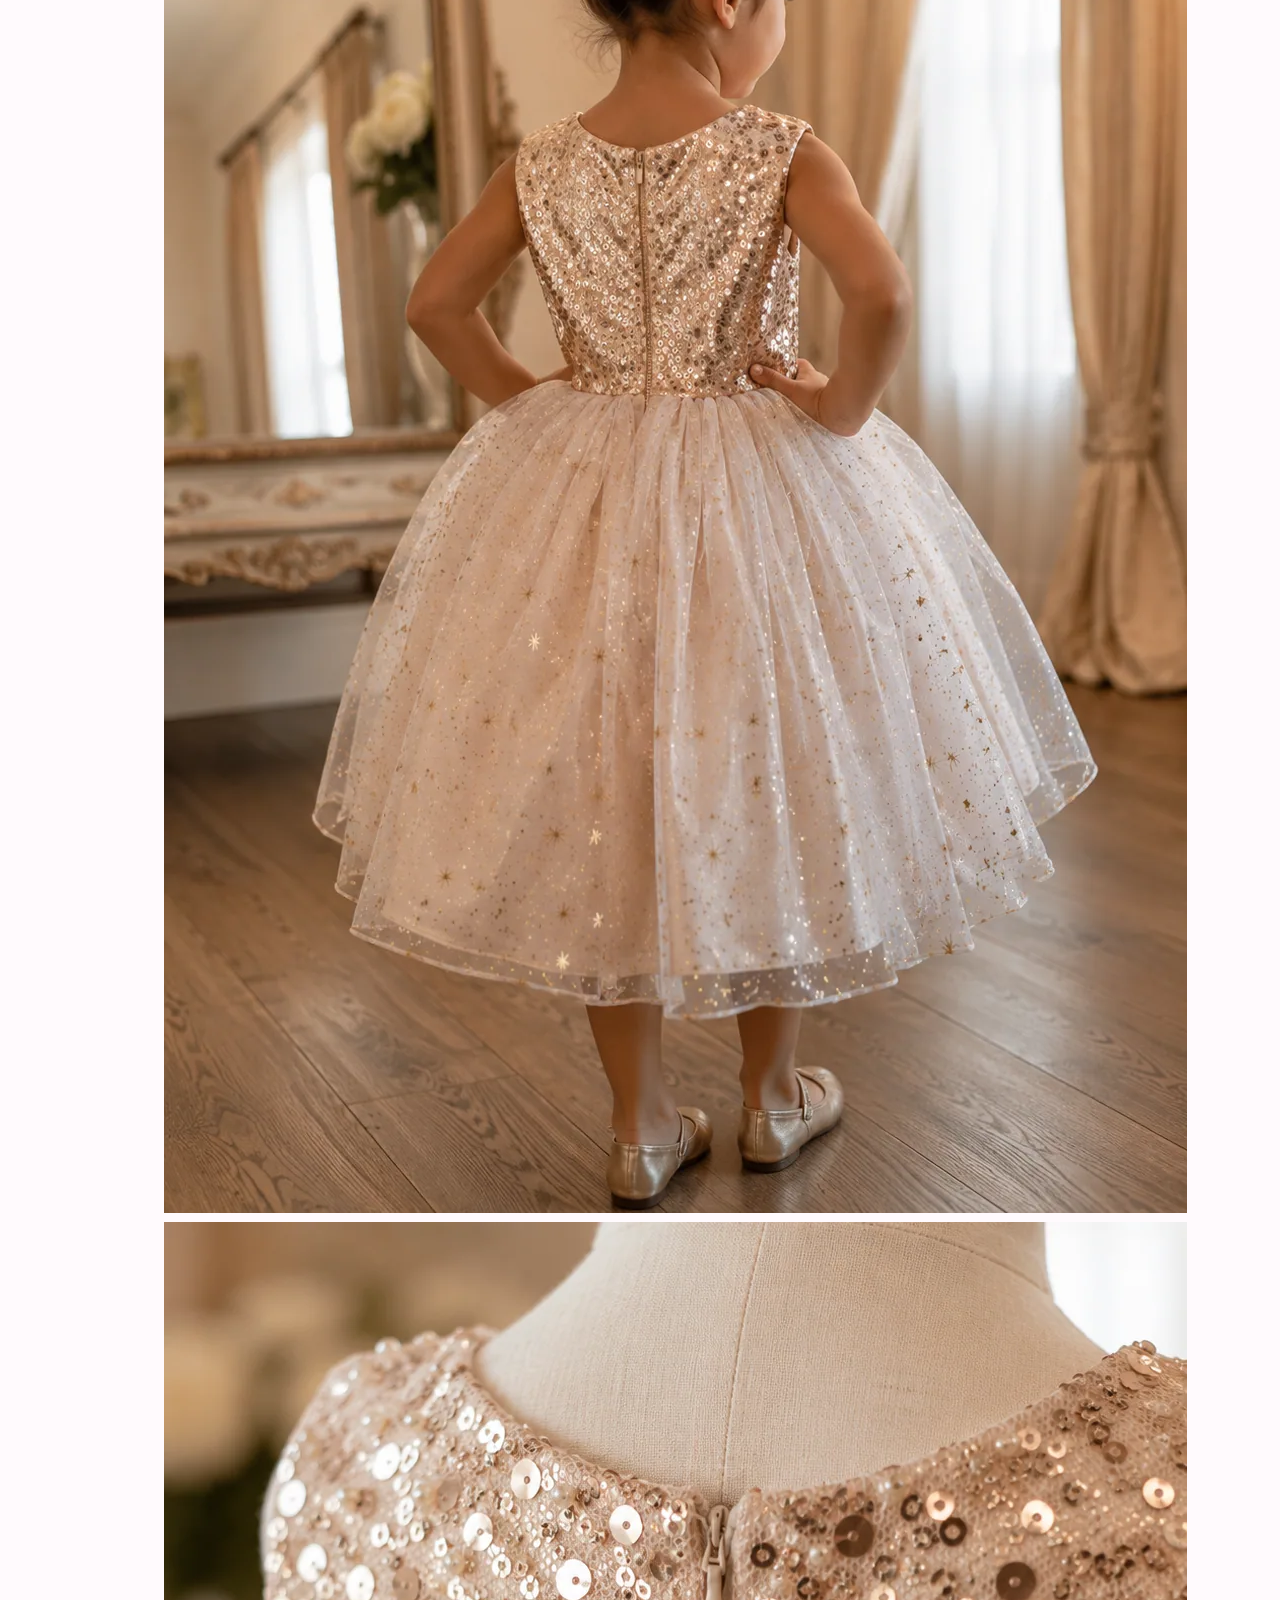
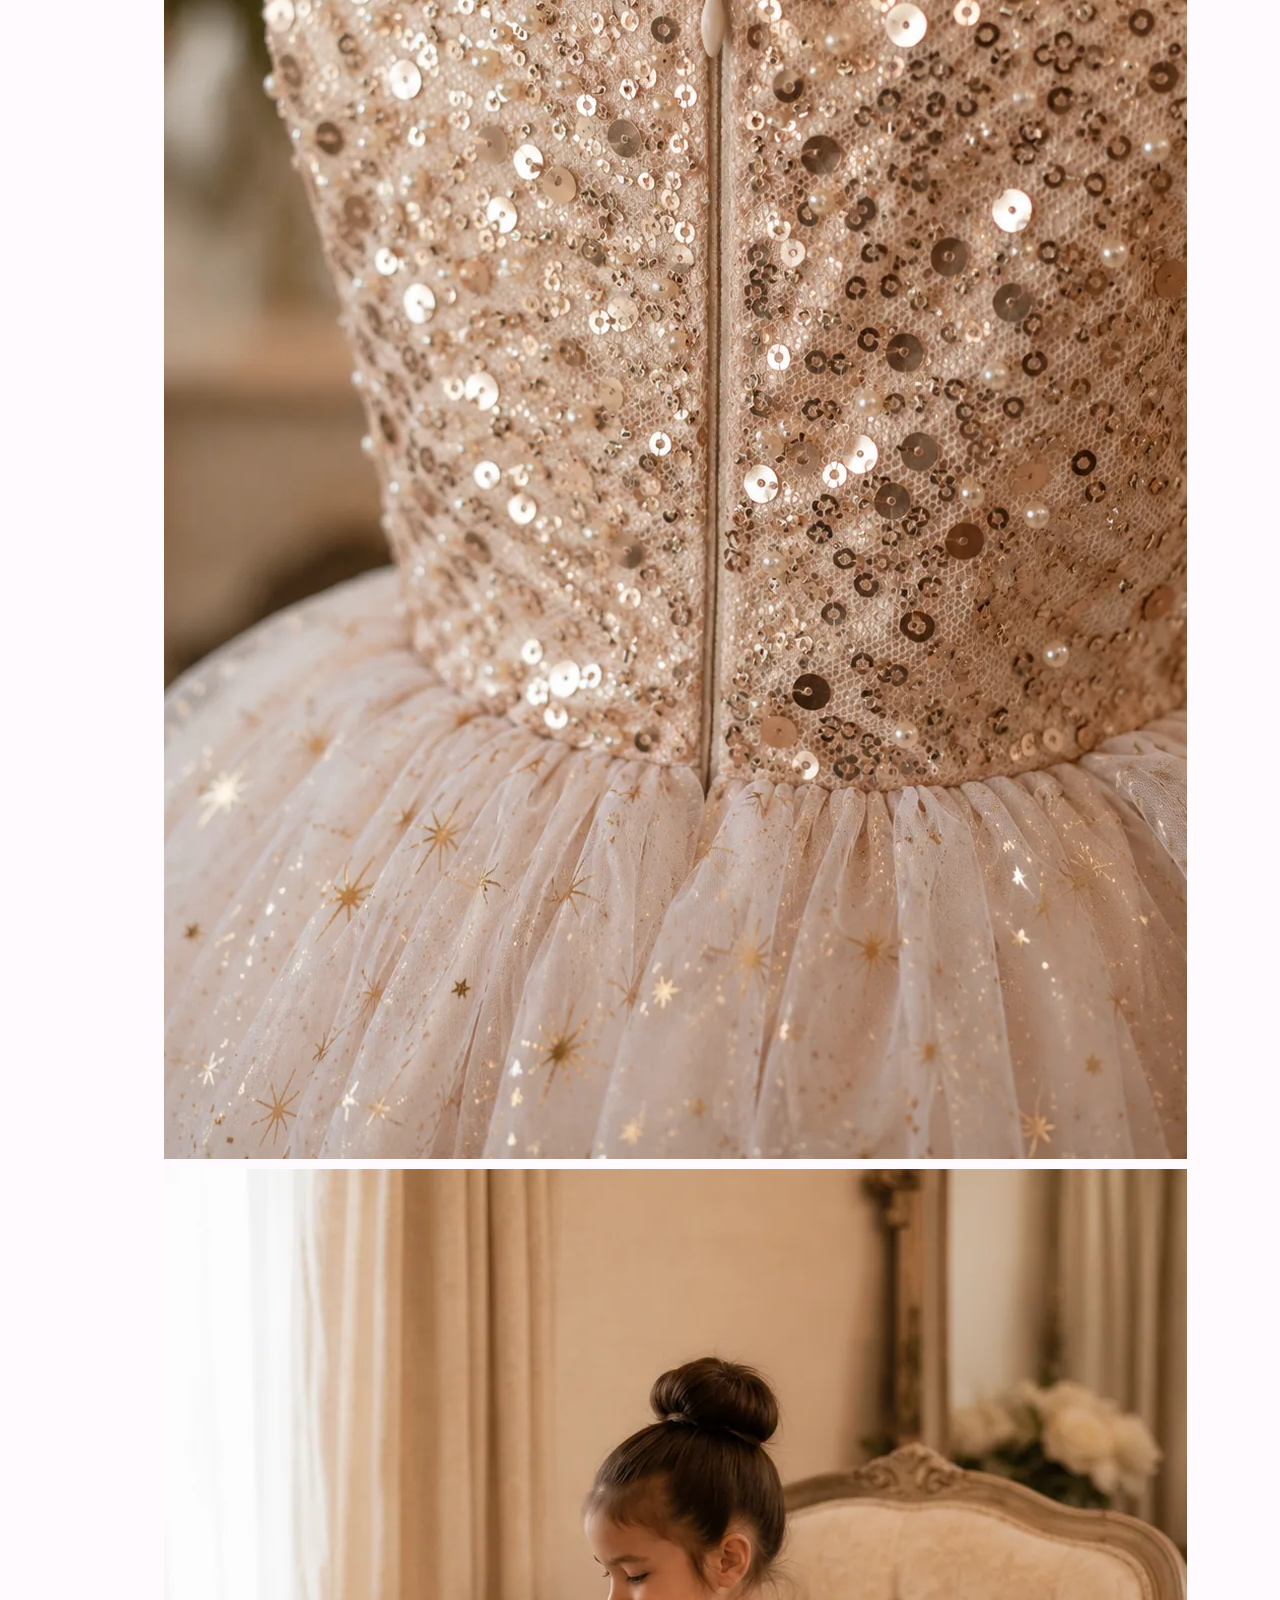
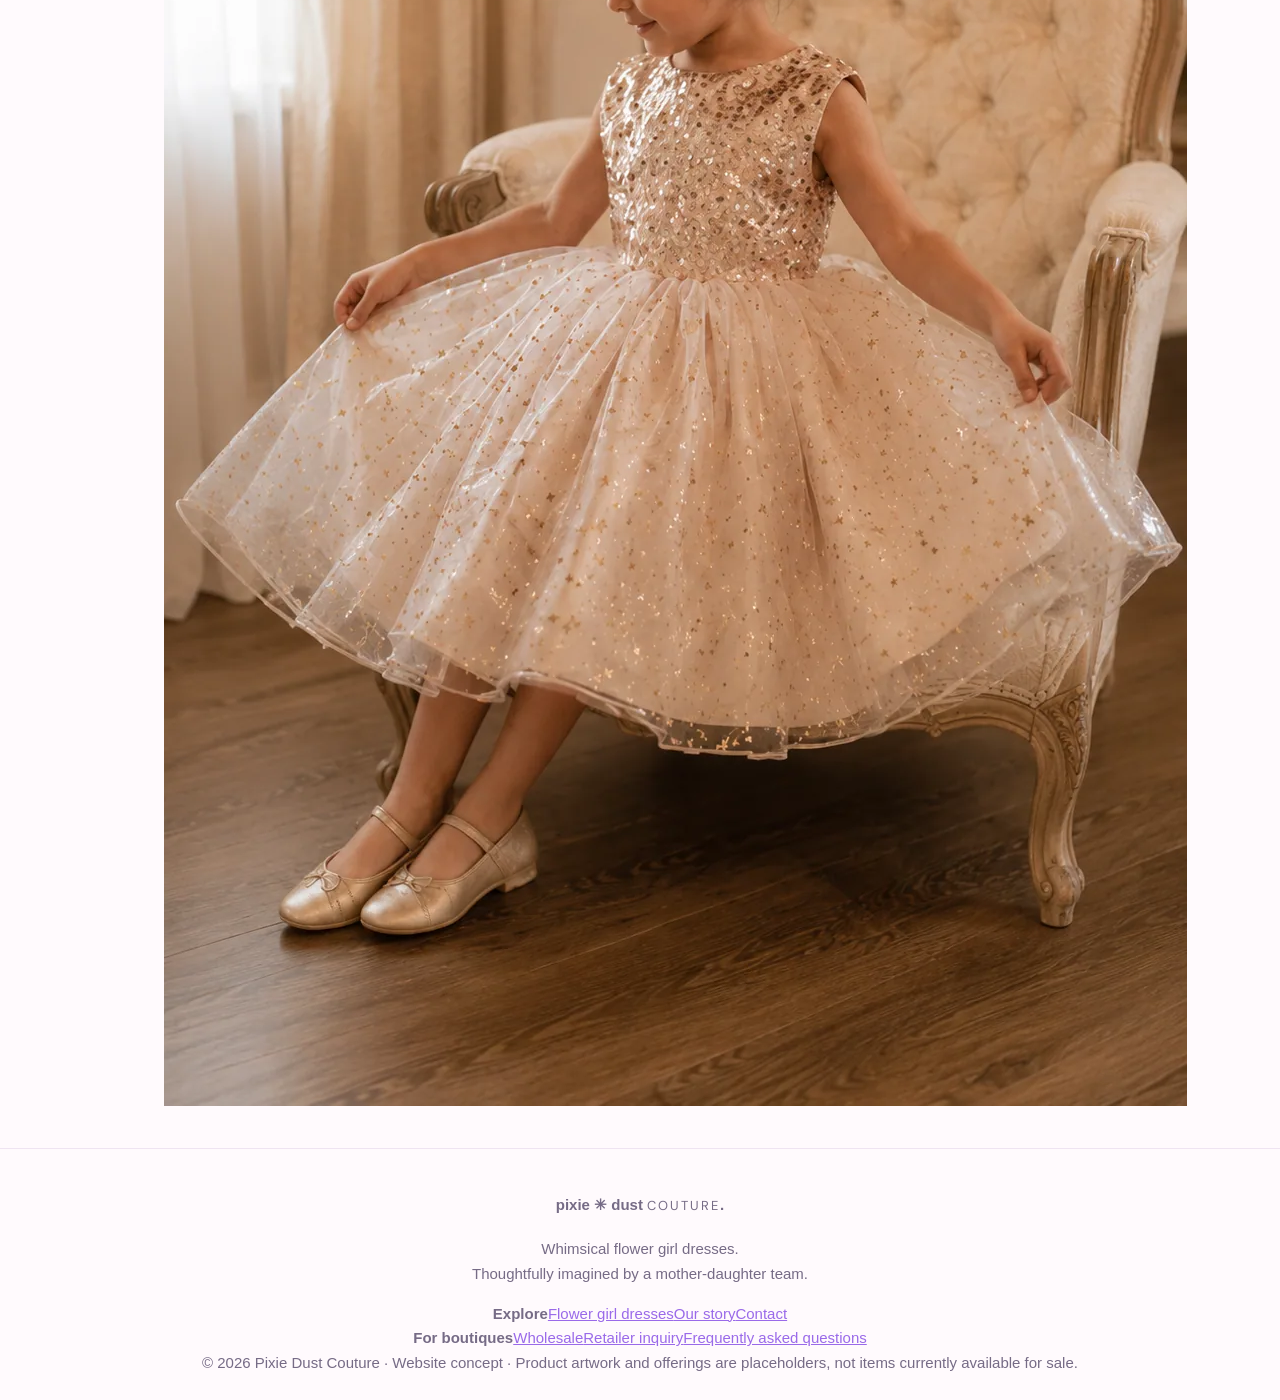
<file: dresses/stardust.html>
<!doctype html><html lang="en"><head><meta charset="utf-8"><meta name="viewport" content="width=device-width,initial-scale=1"><title>The Stardust Dress | Pixie Dust Couture Flower Girl Dresses</title><meta name="description" content="A lavender dream with a little extra sparkle. Explore this Pixie Dust Couture flower girl dress concept."><meta name="robots" content="index,follow"><link rel="stylesheet" href="../style.css"><link rel="preconnect" href="https://fonts.googleapis.com"><link rel="preconnect" href="https://fonts.gstatic.com" crossorigin><link href="https://fonts.googleapis.com/css2?family=DM+Sans:wght@400;500;600;700&family=DM+Serif+Display:ital@0;1&display=swap" rel="stylesheet"></head><body><div class="announcement">Little dresses, big magic ✳ An independent occasionwear label</div><header><a class="logo" href="../index.html">pixie <i>✳</i> dust.</a><nav class="nav"><a href="../flower-girl-dresses.html">The Collection</a><a href="../about.html">Our Story</a><a href="../wholesale.html">For Retailers</a><a class="pill" href="../contact.html">Say Hello ↗</a></nav></header><main><section class="page-hero"><span class="eyebrow">Flower girl dress concept</span><h1>The Stardust Dress</h1><p>A lavender dream with a little extra sparkle.</p><div class="mini-pixie" aria-hidden="true"><svg viewBox="0 0 190 225" role="img" aria-label="Whimsical pixie with wings and wand"><defs><linearGradient id="wing" x1="0" y1="0" x2="1" y2="1"><stop stop-color="#fffaf0" stop-opacity=".96"/><stop offset="1" stop-color="#d9c5e9" stop-opacity=".72"/></linearGradient></defs><g stroke="#b69aab" stroke-width="1.5"><path d="M89 104 C34 38 17 91 78 129 C23 114 32 176 94 135" fill="url(#wing)"/><path d="M99 104 C154 38 172 91 111 129 C165 114 157 176 95 135" fill="url(#wing)"/></g><path d="M84 125 Q94 111 105 125 L121 168 Q96 180 70 168Z" fill="#c4b9d2"/><path d="M85 168 L77 197 M105 168 L113 197" stroke="#ae8e82" stroke-width="5" stroke-linecap="round"/><path d="M78 198 L65 202 M112 198 L125 202" stroke="#a891a9" stroke-width="5" stroke-linecap="round"/><path d="M78 125 L51 147 M109 124 L141 93" stroke="#ae8e82" stroke-width="5" stroke-linecap="round"/><circle cx="96" cy="87" r="24" fill="#f5d9c8"/><path d="M73 86 Q66 55 95 58 Q124 55 120 88 Q109 75 105 72 Q92 85 73 86" fill="#947669"/><circle cx="88" cy="90" r="2" fill="#68575b"/><circle cx="104" cy="90" r="2" fill="#68575b"/><path d="M91 101 Q97 105 103 100" fill="none" stroke="#ae7b83" stroke-width="1.5"/><path d="M141 93 L166 46" stroke="#b39872" stroke-width="3" stroke-linecap="round"/><path d="M166 29 L170 42 L184 46 L170 50 L166 64 L161 50 L147 46 L161 42Z" fill="#e8c780"/><g fill="#e4c78c"><circle cx="149" cy="31" r="3"/><circle cx="182" cy="29" r="2"/><circle cx="179" cy="66" r="3"/><circle cx="139" cy="59" r="2"/></g></svg></div></section><section class="content detail-grid"><div class="detail-art" style="background:#f0eaf5"><img class="uploaded-photo" src="../images/stardust.webp" alt="Pixie Dust Couture stardust flower girl dress" onerror="this.style.display='none'"><svg viewBox="0 0 280 350" xmlns="http://www.w3.org/2000/svg" role="img" aria-label="Illustration of flower girl dress">
    <defs><linearGradient id="g7" x1="0" x2="1" y1="0" y2="1"><stop stop-color="#efc9c9"/><stop offset="1" stop-color="#f9e8e1"/></linearGradient></defs>
    <ellipse cx="140" cy="326" rx="77" ry="9" fill="#8f7771" opacity=".10"/>
    <path d="M126 37 L154 37 L161 67 L177 81 L171 125 L109 125 L103 81 L119 67Z" fill="#efc9c9" stroke="#b88992" stroke-opacity=".38"/>
    <path d="M108 82 Q86 79 80 105 Q77 119 95 120 L112 103 M172 82 Q194 79 200 105 Q203 119 185 120 L168 103" fill="#f9e8e1" opacity=".9"/>
    <path d="M110 120 Q100 157 84 192 Q62 251 43 310 Q140 336 237 310 Q218 251 196 192 Q180 157 170 120Z" fill="url(#g7)" stroke="#b88992" stroke-opacity=".36" stroke-width="1.4"/>
    <path d="M115 121 Q110 196 79 315 M140 123 L140 323 M165 121 Q170 196 201 315" stroke="white" stroke-width="2.5" opacity=".36" fill="none"/>
    <path d="M110 121 Q140 134 170 121" fill="none" stroke="#b88992" stroke-width="5" opacity=".7"/>
    <path d="M125 38 Q140 55 155 38" fill="none" stroke="#fff" stroke-width="5" opacity=".9"/>
    <g fill="#b88992" opacity=".75"><circle cx="122" cy="121" r="3"/><circle cx="140" cy="124" r="3"/><circle cx="158" cy="121" r="3"/></g>
    <g fill="#fff" opacity=".68"><circle cx="100" cy="239" r="3"/><circle cx="175" cy="267" r="2.5"/><circle cx="150" cy="209" r="2"/><circle cx="205" cy="288" r="3"/></g></svg></div><div><span class="tag">Concept collection</span><h2>The Stardust Dress</h2><p>A lavender dream with a little extra sparkle. Designed with a whimsical, elevated sensibility for weddings and special celebrations.</p><p>Materials, sizes, pricing, production lead times and availability will be published once finalized.</p><a class="cta" href="../contact.html">Ask about this style ↗</a><p><a class="textlink" href="../flower-girl-dresses.html">← Back to all dresses</a></p></div></section>

<section class="photo-gallery"><h2>Every little detail</h2><p>See the silhouette, embroidery and finishing touches.</p><div class="photo-grid"><a href="../images/stardust.webp" target="_blank" class="gallery-item"><img loading="lazy" src="../images/stardust.webp" alt="Stardust dress detail" onerror="this.closest('a').remove()"></a><a href="../images/stardust-2.webp" target="_blank" class="gallery-item"><img loading="lazy" src="../images/stardust-2.webp" alt="Stardust dress detail" onerror="this.closest('a').remove()"></a><a href="../images/stardust-3.webp" target="_blank" class="gallery-item"><img loading="lazy" src="../images/stardust-3.webp" alt="Stardust dress detail" onerror="this.closest('a').remove()"></a><a href="../images/stardust-4.webp" target="_blank" class="gallery-item"><img loading="lazy" src="../images/stardust-4.webp" alt="Stardust dress detail" onerror="this.closest('a').remove()"></a><a href="../images/stardust-5.webp" target="_blank" class="gallery-item"><img loading="lazy" src="../images/stardust-5.webp" alt="Stardust dress detail" onerror="this.closest('a').remove()"></a></div></section></main><footer class="footer"><div><h4>pixie ✳ dust <small style="font:normal 13px DM Sans, sans-serif;letter-spacing:2px;text-transform:uppercase">couture</small>.</h4><p>Whimsical flower girl dresses.<br>Thoughtfully imagined by a mother-daughter team.</p></div><div><b>Explore</b><a href="../flower-girl-dresses.html">Flower girl dresses</a><a href="../about.html">Our story</a><a href="../contact.html">Contact</a></div><div><b>For boutiques</b><a href="../wholesale.html">Wholesale</a><a href="../contact.html">Retailer inquiry</a><a href="../faq.html">Frequently asked questions</a></div><div class="copyright">© 2026 Pixie Dust Couture · Website concept · Product artwork and offerings are placeholders, not items currently available for sale.</div></footer><script src="../site.js"></script></body></html>
</file>
<file: style.css>
:root{--bg:#fffafd;--surface:#fff;--text:#3a2f4a;--muted:#766b86;--line:#efe4f2;--p1:#ffd6e8;--p2:#e4d4ff;--p3:#cdeeff;--p4:#d4f5e4;--p5:#fff0c9;--g1:#e96aa6;--g2:#9a6ae9;--g3:#4fb0e8;--btn:#9a6ae9;--btn-text:#fff;color-scheme:light}
@media(prefers-color-scheme:dark){:root{--bg:#1b1624;--surface:#251e30;--text:#f6eefb;--muted:#bfb2cc;--line:#3a3048;--p1:#4a2a3d;--p2:#3a2d58;--p3:#25405a;--p4:#264a3c;--p5:#52472a;--g1:#ff8cc3;--g2:#b794ff;--g3:#6fcbff;--btn:#b794ff;--btn-text:#1b1624;color-scheme:dark}}
:root{box-sizing:border-box;padding-top:env(safe-area-inset-top,0px);padding-bottom:env(safe-area-inset-bottom,0px)}
*,*::before,*::after{box-sizing:inherit}
body{margin:0;background:var(--bg);color:var(--text);font:300 18px/1.65 Jost,"Helvetica Neue",Arial,sans-serif}
h1,h2,h3{font-weight:400;line-height:1.2;margin:0 0 .5em}h1{font-size:clamp(2rem,6vw,3.3rem)}h2{font-size:1.8rem}h3{font-size:1.2rem;font-weight:500}
a{color:var(--g2)}
.pd{font-family:"Playfair Display",Georgia,serif;font-weight:800;background:linear-gradient(90deg,var(--g1),var(--g2),var(--g3));-webkit-background-clip:text;background-clip:text;color:transparent;-webkit-text-fill-color:transparent}
.co{font-weight:300;letter-spacing:.18em;text-transform:uppercase}
.sr{position:absolute;width:1px;height:1px;overflow:hidden;clip:rect(0 0 0 0);white-space:nowrap}
header{display:flex;flex-wrap:wrap;align-items:center;justify-content:space-between;gap:12px;padding:16px 24px;border-bottom:1px solid var(--line);background:var(--surface)}
.logo{text-decoration:none;color:var(--text);white-space:nowrap}.logo .pd{font-size:1.6rem}.logo .co{font-size:1rem;margin-left:.3em}
nav{display:flex;gap:6px;flex-wrap:wrap}nav a{font:400 15px Jost,sans-serif;padding:8px 14px;border-radius:20px;text-decoration:none;color:var(--text)}nav a.on{background:var(--p2)}
main{max-width:1000px;margin:0 auto;padding:32px 24px}
.view{display:none}.view.on{display:block}
.hero{position:relative;overflow:hidden;background:linear-gradient(135deg,var(--p1),var(--p2) 50%,var(--p3));border-radius:22px;padding:56px 28px;text-align:center}
.hero>:not(.deco){position:relative;z-index:1}
.hero h1 .pd{font-size:1.25em;display:block}.hero h1 .co{display:block;font-size:.55em;margin-top:.2em}
.hero p{max-width:580px;margin:14px auto 26px}
.btn{display:inline-block;border:0;cursor:pointer;background:var(--btn);color:var(--btn-text);padding:12px 26px;border-radius:28px;font:500 15px Jost,sans-serif;text-decoration:none;letter-spacing:.04em;transition:box-shadow .25s}.btn:hover{box-shadow:0 0 18px var(--g1)}
.grid{display:grid;grid-template-columns:repeat(auto-fit,minmax(220px,1fr));gap:20px;margin:28px 0}
.card{display:block;background:var(--surface);border:1px solid var(--line);border-radius:16px;overflow:hidden;text-decoration:none;color:var(--text);transition:transform .25s}.card:hover{transform:translateY(-4px) rotate(-.6deg)}
.card .body{padding:16px}.card p{margin:.3em 0;color:var(--muted);font-size:15px}
.ph img{width:100%;height:300px;object-fit:cover;object-position:top;display:block}
.pt{border-radius:16px;padding:20px}.pt p{margin:.3em 0}
.tag{font:500 12px Jost,sans-serif;color:var(--g2);text-transform:uppercase;letter-spacing:.1em}
.dress{display:grid;grid-template-columns:repeat(auto-fit,minmax(300px,1fr));gap:28px;margin:44px 0;scroll-margin-top:20px}
.gal .main{width:100%;height:auto;border-radius:16px;display:block;background:var(--p1)}
.th{display:flex;gap:8px;margin-top:10px;flex-wrap:wrap}.tb{border:2px solid var(--line);border-radius:10px;padding:0;background:none;cursor:pointer;width:62px;height:62px;overflow:hidden}.tb img{width:100%;height:100%;object-fit:cover;display:block}
.info ul{padding-left:1.2em;margin:.5em 0}.info li{margin:.2em 0}.meta{color:var(--muted);font-size:16px}
.two{display:grid;grid-template-columns:repeat(auto-fit,minmax(280px,1fr));gap:32px;align-items:center}.two img{width:100%;height:auto;border-radius:18px}
dl{display:grid;grid-template-columns:auto 1fr;gap:8px 20px}dt{font-weight:500}dd{margin:0;color:var(--muted)}
form{display:grid;gap:14px;max-width:560px}label{display:grid;gap:4px;font-size:16px}
input,textarea{font:300 17px Jost,sans-serif;padding:10px 12px;border:1px solid var(--line);border-radius:10px;background:var(--surface);color:var(--text)}
.div{text-align:center;letter-spacing:.6em;color:var(--g2);margin:34px 0 8px}
.deco{position:absolute;z-index:0;pointer-events:none;line-height:1;animation:float 6s ease-in-out infinite}
.deco.s{color:var(--g1);animation:twinkle 2.4s ease-in-out infinite}
.fy{display:inline-block;animation:float 5s ease-in-out infinite;margin-left:.2em}
@keyframes float{0%,100%{transform:translateY(0) rotate(-4deg)}50%{transform:translateY(-14px) rotate(4deg)}}
@keyframes twinkle{0%,100%{opacity:.25;transform:scale(.7)}50%{opacity:1;transform:scale(1.2)}}
#stars{position:fixed;inset:0;pointer-events:none;z-index:0;overflow:hidden}#stars i{position:absolute;font-style:normal;animation:twinkle 3s ease-in-out infinite}
header,main,footer{position:relative;z-index:1}
.trail{position:fixed;pointer-events:none;z-index:50;font-size:16px;animation:fade .9s ease-out forwards}
@keyframes fade{to{opacity:0;transform:translateY(18px) scale(.3) rotate(90deg)}}
footer{border-top:1px solid var(--line);padding:24px;text-align:center;font-size:15px;color:var(--muted)}
@media(prefers-reduced-motion:reduce){.deco,.fy,#stars i{animation:none}.card{transition:none}}
</file>
